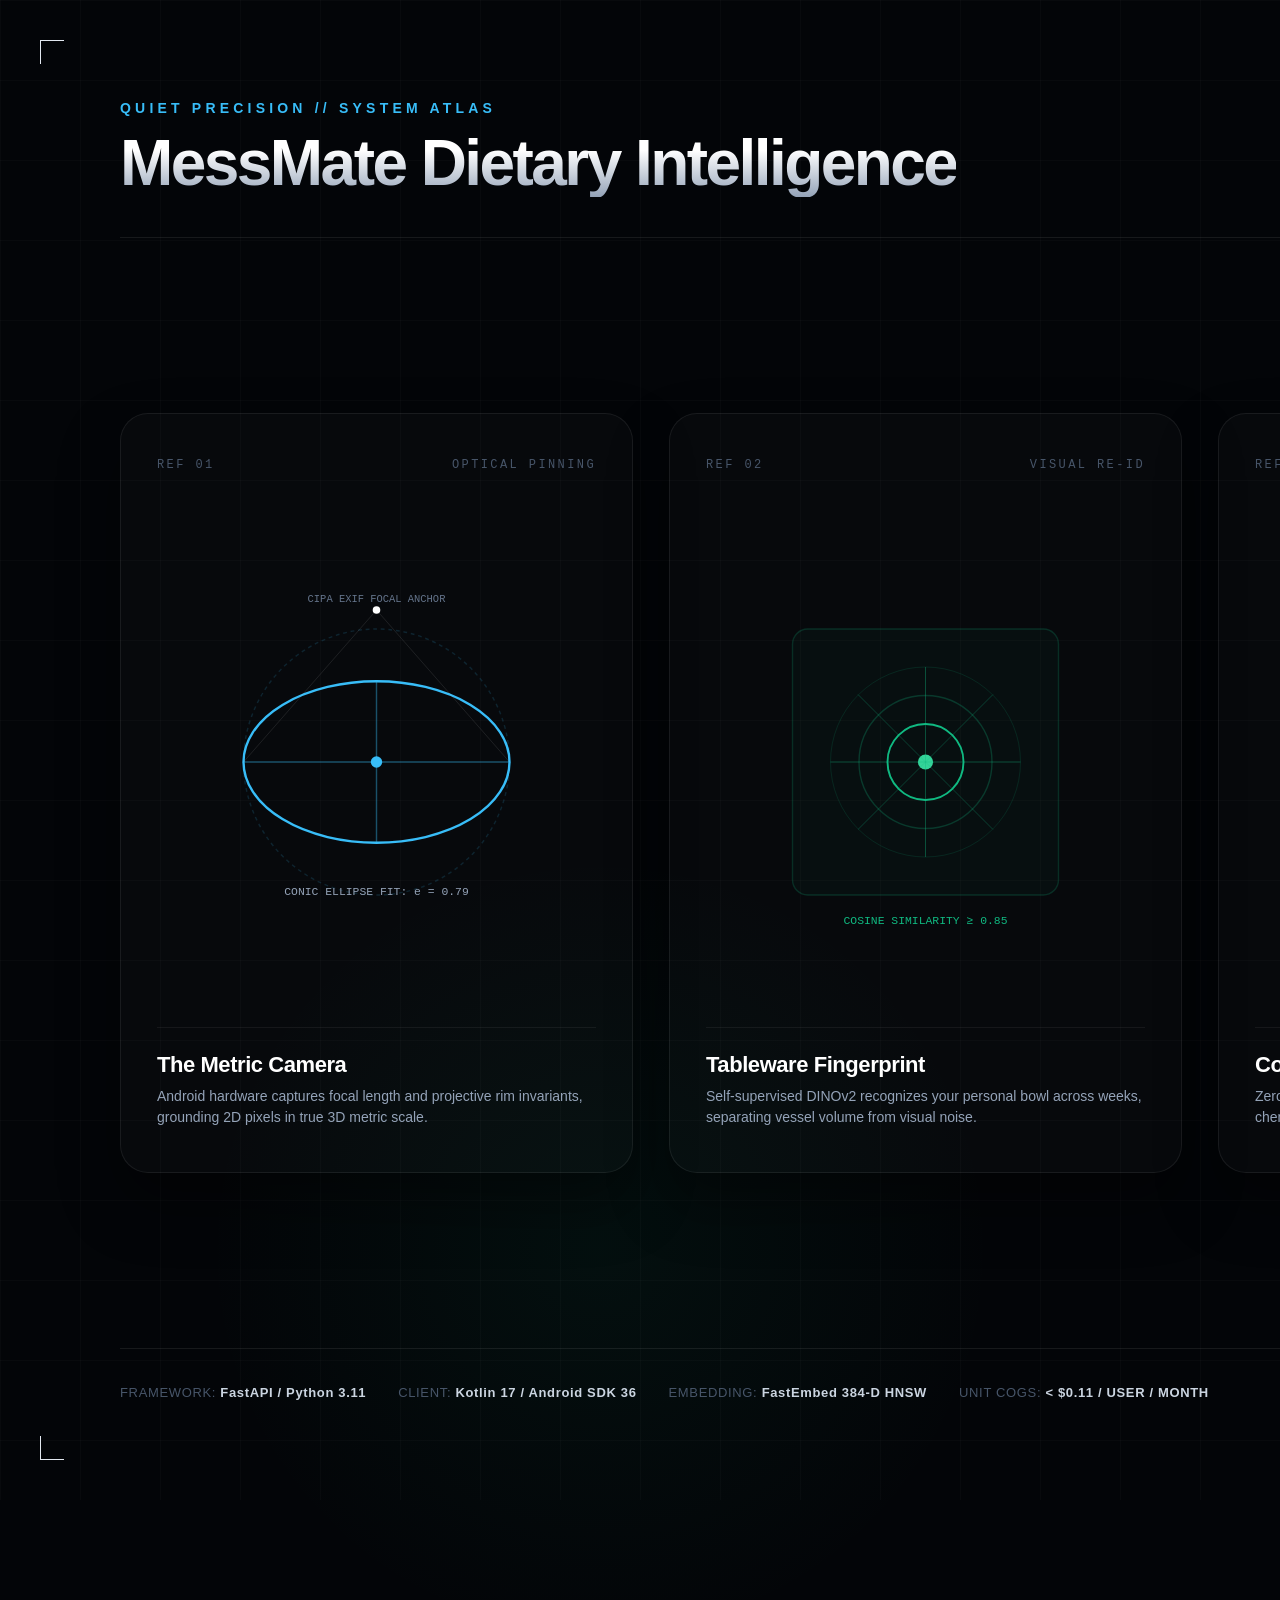
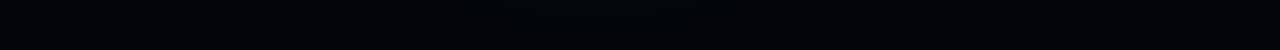
<file: research/canvas_poster.html>
<!DOCTYPE html>
<html lang="en">
<head>
  <meta charset="UTF-8">
  <title>Quiet Precision — Museum Canvas</title>
  <style>
    @page {
      size: 2400px 1500px;
      margin: 0;
    }
    * { box-sizing: border-box; margin: 0; padding: 0; }
    body {
      width: 2400px;
      height: 1500px;
      background-color: #030508;
      color: #E2E8F0;
      font-family: -apple-system, BlinkMacSystemFont, "SF Pro Display", "SF Pro Text", "Helvetica Neue", sans-serif;
      overflow: hidden;
      position: relative;
      padding: 100px 120px;
      display: flex;
      flex-direction: column;
      justify-content: space-between;
    }

    /* Ambient Spatial Illumination */
    .ambient-glow {
      position: absolute;
      width: 900px;
      height: 900px;
      border-radius: 50%;
      background: radial-gradient(circle, rgba(56, 189, 248, 0.08) 0%, rgba(3, 5, 8, 0) 70%);
      top: -200px;
      right: 100px;
      pointer-events: none;
    }
    .ambient-glow-2 {
      position: absolute;
      width: 800px;
      height: 800px;
      border-radius: 50%;
      background: radial-gradient(circle, rgba(16, 185, 129, 0.06) 0%, rgba(3, 5, 8, 0) 70%);
      bottom: -150px;
      left: 200px;
      pointer-events: none;
    }

    /* Grid and Systematic Reference Markers */
    .grid-lines {
      position: absolute;
      top: 0; left: 0; right: 0; bottom: 0;
      background-image: 
        linear-gradient(to right, rgba(255,255,255,0.02) 1px, transparent 1px),
        linear-gradient(to bottom, rgba(255,255,255,0.02) 1px, transparent 1px);
      background-size: 80px 80px;
      pointer-events: none;
    }

    .corner-mark {
      position: absolute;
      width: 24px;
      height: 24px;
      border-color: rgba(255, 255, 255, 0.2);
    }
    .top-left { top: 40px; left: 40px; border-top: 1.5px solid; border-left: 1.5px solid; }
    .top-right { top: 40px; right: 40px; border-top: 1.5px solid; border-right: 1.5px solid; }
    .bottom-left { bottom: 40px; left: 40px; border-bottom: 1.5px solid; border-left: 1.5px solid; }
    .bottom-right { bottom: 40px; right: 40px; border-bottom: 1.5px solid; border-right: 1.5px solid; }

    /* Canvas Header */
    header {
      position: relative;
      z-index: 10;
      display: flex;
      justify-content: space-between;
      align-items: flex-start;
      border-bottom: 1px solid rgba(255, 255, 255, 0.08);
      padding-bottom: 40px;
    }

    .header-left .movement-title {
      font-size: 14px;
      font-weight: 700;
      letter-spacing: 0.3em;
      text-transform: uppercase;
      color: #38BDF8;
      margin-bottom: 14px;
    }

    .header-left h1 {
      font-size: 64px;
      font-weight: 700;
      letter-spacing: -0.04em;
      line-height: 1.05;
      background: linear-gradient(180deg, #FFFFFF 30%, #94A3B8 100%);
      -webkit-background-clip: text;
      -webkit-text-fill-color: transparent;
    }

    .header-right {
      text-align: right;
      font-family: -apple-system, monospace;
      font-size: 13px;
      color: #64748B;
      line-height: 1.8;
      letter-spacing: 0.05em;
    }

    /* Central Scientific Geometry */
    .center-canvas {
      position: relative;
      z-index: 10;
      height: 840px;
      display: grid;
      grid-template-columns: 1fr 1fr 1fr 1fr;
      gap: 36px;
      align-items: center;
      margin: 30px 0;
    }

    .monolith-card {
      background: rgba(255, 255, 255, 0.02);
      border: 1px solid rgba(255, 255, 255, 0.07);
      border-radius: 28px;
      height: 760px;
      padding: 44px 36px;
      display: flex;
      flex-direction: column;
      justify-content: space-between;
      position: relative;
      box-shadow: 0 30px 60px rgba(0, 0, 0, 0.4);
    }

    .card-ref {
      font-family: -apple-system, monospace;
      font-size: 12px;
      letter-spacing: 0.2em;
      color: #475569;
      margin-bottom: 24px;
      display: flex;
      justify-content: space-between;
    }

    .card-hero-figure {
      flex: 1;
      display: flex;
      flex-direction: column;
      align-items: center;
      justify-content: center;
    }

    .figure-svg {
      width: 100%;
      height: 380px;
    }

    .card-meta {
      border-top: 1px solid rgba(255, 255, 255, 0.06);
      padding-top: 24px;
    }

    .card-meta-title {
      font-size: 22px;
      font-weight: 600;
      letter-spacing: -0.02em;
      color: #FFF;
      margin-bottom: 8px;
    }

    .card-meta-desc {
      font-size: 14px;
      color: #94A3B8;
      line-height: 1.5;
    }

    /* Canvas Footer */
    footer {
      position: relative;
      z-index: 10;
      border-top: 1px solid rgba(255, 255, 255, 0.08);
      padding-top: 36px;
      display: flex;
      justify-content: space-between;
      align-items: center;
      font-size: 13px;
      color: #475569;
      letter-spacing: 0.05em;
    }

    .footer-left {
      display: flex;
      gap: 32px;
    }

    .spec-item strong {
      color: #CBD5E1;
      font-weight: 600;
    }
  </style>
</head>
<body>

  <!-- Ambient light -->
  <div class="ambient-glow"></div>
  <div class="ambient-glow-2"></div>
  <div class="grid-lines"></div>

  <!-- Systematic Registration Crosses -->
  <div class="corner-mark top-left"></div>
  <div class="corner-mark top-right"></div>
  <div class="corner-mark bottom-left"></div>
  <div class="corner-mark bottom-right"></div>

  <!-- Header -->
  <header>
    <div class="header-left">
      <div class="movement-title">Quiet Precision // System Atlas</div>
      <h1>MessMate Dietary Intelligence</h1>
    </div>
    <div class="header-right">
      <div>SPECIFICATION: v2.0 OPEN-WORLD</div>
      <div>CORE DAG LATENCY: &lt; 442 MS</div>
      <div>VLM PROTOCOL: DETERMINISTIC (K=1, T=0.0)</div>
      <div>INVARIANT: I1 ZERO-NUTRIENT ESTIMATION</div>
    </div>
  </header>

  <!-- Central 4-Column Monolith Architecture -->
  <main class="center-canvas">

    <!-- Column 1: Optical Scale Recovery -->
    <div class="monolith-card">
      <div class="card-ref">
        <span>REF 01</span>
        <span>OPTICAL PINNING</span>
      </div>
      <div class="card-hero-figure">
        <svg class="figure-svg" viewBox="0 0 400 400">
          <circle cx="200" cy="200" r="140" fill="none" stroke="rgba(56, 189, 248, 0.15)" stroke-width="1.5" stroke-dasharray="4,4"/>
          <ellipse cx="200" cy="200" rx="140" ry="85" fill="none" stroke="#38BDF8" stroke-width="2.5"/>
          <line x1="60" y1="200" x2="340" y2="200" stroke="rgba(56, 189, 248, 0.4)" stroke-width="1.5"/>
          <line x1="200" y1="115" x2="200" y2="285" stroke="rgba(56, 189, 248, 0.4)" stroke-width="1.5"/>
          <circle cx="200" cy="200" r="6" fill="#38BDF8"/>
          <!-- Perspective projection rays -->
          <line x1="200" y1="40" x2="60" y2="200" stroke="rgba(255,255,255,0.1)" stroke-width="1"/>
          <line x1="200" y1="40" x2="340" y2="200" stroke="rgba(255,255,255,0.1)" stroke-width="1"/>
          <circle cx="200" cy="40" r="4" fill="#FFF"/>
          <text x="200" y="32" fill="#64748B" font-size="11" font-family="monospace" text-anchor="middle">CIPA EXIF FOCAL ANCHOR</text>
          <text x="200" y="340" fill="#94A3B8" font-size="12" font-family="monospace" text-anchor="middle">CONIC ELLIPSE FIT: e = 0.79</text>
        </svg>
      </div>
      <div class="card-meta">
        <div class="card-meta-title">The Metric Camera</div>
        <div class="card-meta-desc">Android hardware captures focal length and projective rim invariants, grounding 2D pixels in true 3D metric scale.</div>
      </div>
    </div>

    <!-- Column 2: Tableware Re-ID (DINOv2) -->
    <div class="monolith-card">
      <div class="card-ref">
        <span>REF 02</span>
        <span>VISUAL RE-ID</span>
      </div>
      <div class="card-hero-figure">
        <svg class="figure-svg" viewBox="0 0 400 400">
          <!-- 384-d feature lattice representation -->
          <g transform="translate(60, 60)">
            <rect width="280" height="280" rx="16" fill="rgba(16, 185, 129, 0.03)" stroke="rgba(16, 185, 129, 0.2)" stroke-width="1.5"/>
            <!-- Concentric neural activation arcs -->
            <circle cx="140" cy="140" r="100" fill="none" stroke="rgba(16, 185, 129, 0.15)" stroke-width="1"/>
            <circle cx="140" cy="140" r="70" fill="none" stroke="rgba(16, 185, 129, 0.25)" stroke-width="1.5"/>
            <circle cx="140" cy="140" r="40" fill="none" stroke="#10B981" stroke-width="2"/>
            <circle cx="140" cy="140" r="8" fill="#34D399"/>
            <!-- Vector spikes -->
            <line x1="140" y1="40" x2="140" y2="240" stroke="rgba(16, 185, 129, 0.4)" stroke-width="1"/>
            <line x1="40" y1="140" x2="240" y2="140" stroke="rgba(16, 185, 129, 0.4)" stroke-width="1"/>
            <line x1="69" y1="69" x2="211" y2="211" stroke="rgba(16, 185, 129, 0.3)" stroke-width="1"/>
            <line x1="69" y1="211" x2="211" y2="69" stroke="rgba(16, 185, 129, 0.3)" stroke-width="1"/>
          </g>
          <text x="200" y="370" fill="#10B981" font-size="12" font-family="monospace" text-anchor="middle">COSINE SIMILARITY &ge; 0.85</text>
        </svg>
      </div>
      <div class="card-meta">
        <div class="card-meta-title">Tableware Fingerprint</div>
        <div class="card-meta-desc">Self-supervised DINOv2 recognizes your personal bowl across weeks, separating vessel volume from visual noise.</div>
      </div>
    </div>

    <!-- Column 3: The Verified Chemistry Ledger -->
    <div class="monolith-card">
      <div class="card-ref">
        <span>REF 03</span>
        <span>CHEMICAL TRUTH</span>
      </div>
      <div class="card-hero-figure">
        <svg class="figure-svg" viewBox="0 0 400 400">
          <!-- Conformal prediction distribution curve -->
          <path d="M 40 300 Q 140 300, 170 200 T 200 90 T 230 200 Q 260 300, 360 300" fill="rgba(168, 85, 247, 0.08)" stroke="#A855F7" stroke-width="2.5"/>
          <!-- Shaded 90% conformal band -->
          <rect x="150" y="100" width="100" height="200" fill="rgba(168, 85, 247, 0.15)" stroke="rgba(168, 85, 247, 0.3)" stroke-dasharray="2,2"/>
          <line x1="200" y1="90" x2="200" y2="300" stroke="#FFF" stroke-width="1.5"/>
          <circle cx="200" cy="90" r="5" fill="#FFF"/>
          <text x="150" y="325" fill="#64748B" font-size="11" font-family="monospace" text-anchor="middle">p10: 502</text>
          <text x="200" y="325" fill="#A855F7" font-size="12" font-family="monospace" font-weight="bold" text-anchor="middle">&mu;: 612 kcal</text>
          <text x="250" y="325" fill="#64748B" font-size="11" font-family="monospace" text-anchor="middle">p90: 728</text>
          <text x="200" y="50" fill="#94A3B8" font-size="11" font-family="monospace" text-anchor="middle">LABORATORY COMPOSITION (USDA + IFCT)</text>
        </svg>
      </div>
      <div class="card-meta">
        <div class="card-meta-title">Conformal Nutrition</div>
        <div class="card-meta-desc">Zero LLM hallucinations. Calories are mathematically integrated from chemical databases with honest uncertainty bounds.</div>
      </div>
    </div>

    <!-- Column 4: Attention Allocator (T+20m) -->
    <div class="monolith-card">
      <div class="card-ref">
        <span>REF 04</span>
        <span>AMBIENT VoI</span>
      </div>
      <div class="card-hero-figure">
        <svg class="figure-svg" viewBox="0 0 400 400">
          <!-- Time delay axis and decay curve -->
          <circle cx="200" cy="180" r="110" fill="none" stroke="rgba(245, 158, 11, 0.15)" stroke-width="1.5"/>
          <circle cx="200" cy="180" r="80" fill="none" stroke="rgba(245, 158, 11, 0.3)" stroke-width="2"/>
          <circle cx="200" cy="180" r="50" fill="none" stroke="#F59E0B" stroke-width="2.5"/>
          <!-- Clock hand pointing to T+20 -->
          <line x1="200" y1="180" x2="245" y2="155" stroke="#F59E0B" stroke-width="3" stroke-linecap="round"/>
          <circle cx="200" cy="180" r="6" fill="#F59E0B"/>
          <!-- Notification Pill -->
          <rect x="80" y="270" width="240" height="50" rx="14" fill="#1E293B" stroke="rgba(245, 158, 11, 0.5)" stroke-width="1.5"/>
          <text x="200" y="300" fill="#FFF" font-size="12" font-family="monospace" text-anchor="middle">1 TAP: [ 2 ROTIS ]</text>
          <text x="200" y="50" fill="#F59E0B" font-size="12" font-family="monospace" text-anchor="middle">AMBIENT INTERVAL: T+20 MIN</text>
        </svg>
      </div>
      <div class="card-meta">
        <div class="card-meta-title">The Polite Host</div>
        <div class="card-meta-desc">Value-of-Information limits interrupts to &le;3/day. Prompts arrive post-meal, driving friction to zero by Day 14.</div>
      </div>
    </div>

  </main>

  <!-- Footer Specifications -->
  <footer>
    <div class="footer-left">
      <div class="spec-item">FRAMEWORK: <strong>FastAPI / Python 3.11</strong></div>
      <div class="spec-item">CLIENT: <strong>Kotlin 17 / Android SDK 36</strong></div>
      <div class="spec-item">EMBEDDING: <strong>FastEmbed 384-D HNSW</strong></div>
      <div class="spec-item">UNIT COGS: <strong>&lt; $0.11 / USER / MONTH</strong></div>
    </div>
    <div>MESSMATE OPEN-WORLD ARCHITECTURE • MUSEUM REPRODUCIBLE EDITION</div>
  </footer>

</body>
</html>
</file>
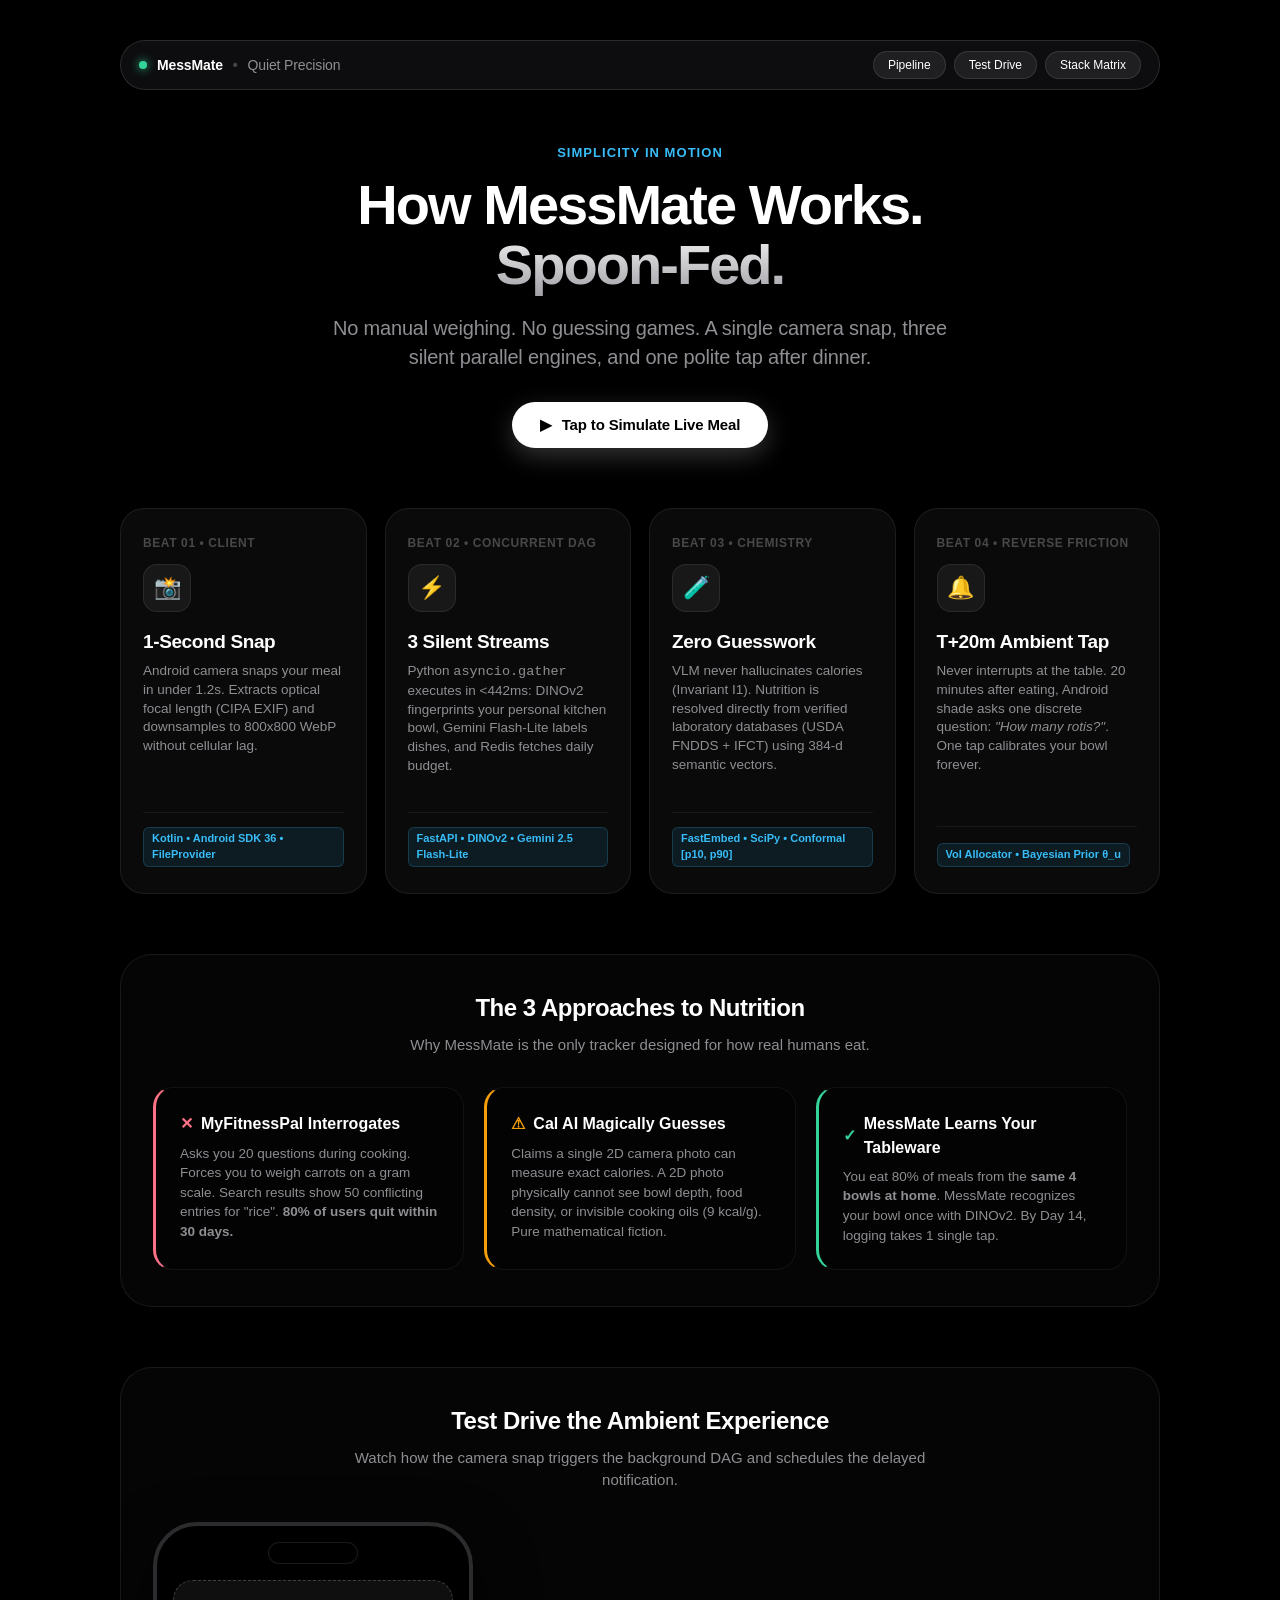
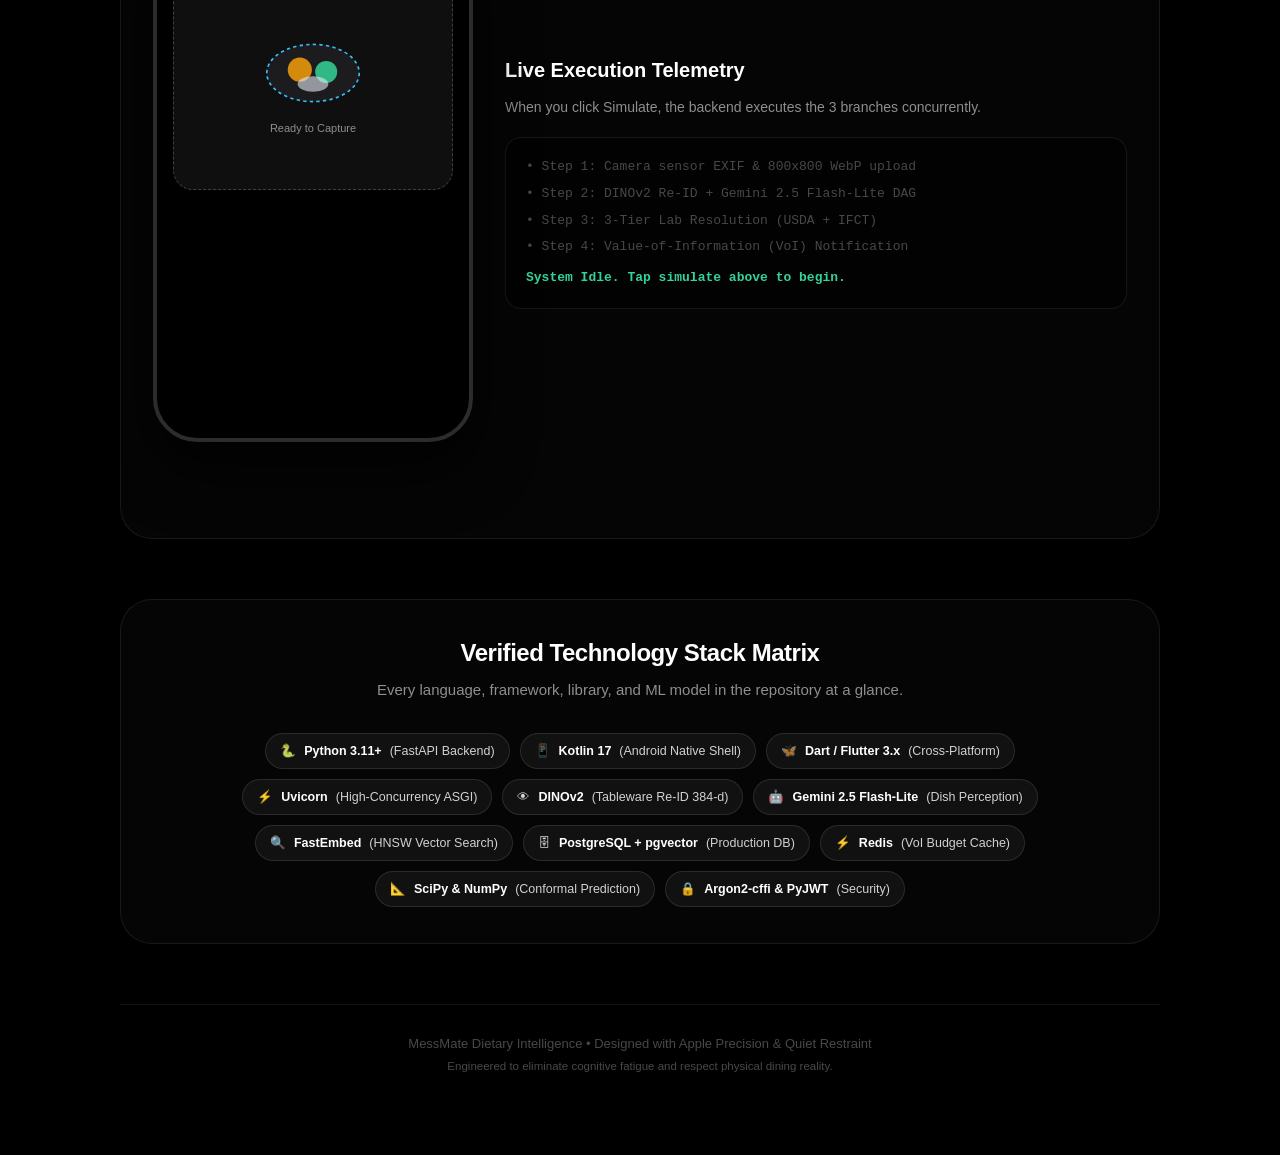
<file: research/messmate_apple_minimal.html>
<!DOCTYPE html>
<html lang="en">
<head>
  <meta charset="UTF-8">
  <meta name="viewport" content="width=device-width, initial-scale=1.0">
  <title>MessMate — Designed with Apple Precision</title>
  <style>
    :root {
      --bg: #000000;
      --card-bg: rgba(255, 255, 255, 0.04);
      --card-border: rgba(255, 255, 255, 0.08);
      --card-border-active: rgba(56, 189, 248, 0.4);
      --accent-cyan: #38BDF8;
      --accent-green: #34D399;
      --accent-amber: #F59E0B;
      --accent-purple: #A78BFA;
      --accent-rose: #FB7185;
      --text-primary: #FFFFFF;
      --text-secondary: #8E8E93;
      --text-tertiary: #48484A;
      --spring-ease: cubic-bezier(0.16, 1, 0.3, 1);
    }

    * { box-sizing: border-box; margin: 0; padding: 0; }
    
    body {
      background-color: var(--bg);
      color: var(--text-primary);
      font-family: -apple-system, BlinkMacSystemFont, "SF Pro Display", "SF Pro Text", "Helvetica Neue", sans-serif;
      -webkit-font-smoothing: antialiased;
      line-height: 1.45;
      padding: 40px 24px 80px;
      overflow-x: hidden;
    }

    .container {
      max-width: 1040px;
      margin: 0 auto;
    }

    /* Apple-style Navigation Bar */
    .apple-nav {
      position: sticky;
      top: 20px;
      z-index: 100;
      display: flex;
      justify-content: space-between;
      align-items: center;
      padding: 10px 18px;
      background: rgba(18, 18, 20, 0.75);
      backdrop-filter: blur(25px) saturate(190%);
      -webkit-backdrop-filter: blur(25px) saturate(190%);
      border: 0.5px solid rgba(255, 255, 255, 0.12);
      border-radius: 9999px;
      margin-bottom: 50px;
      box-shadow: 0 10px 30px rgba(0,0,0,0.4);
    }

    .nav-brand {
      display: flex;
      align-items: center;
      gap: 10px;
      font-size: 14px;
      font-weight: 600;
      letter-spacing: -0.01em;
      color: #FFF;
    }

    .nav-pill {
      width: 8px;
      height: 8px;
      border-radius: 50%;
      background: var(--accent-green);
      box-shadow: 0 0 10px var(--accent-green);
    }

    .nav-actions {
      display: flex;
      gap: 8px;
    }

    .nav-btn {
      background: rgba(255, 255, 255, 0.08);
      border: 0.5px solid rgba(255, 255, 255, 0.1);
      color: #FFF;
      padding: 6px 14px;
      border-radius: 9999px;
      font-size: 12px;
      font-weight: 500;
      cursor: pointer;
      transition: all 0.25s var(--spring-ease);
    }

    .nav-btn:hover {
      background: rgba(255, 255, 255, 0.14);
    }

    .nav-btn:active {
      transform: scale(0.96);
    }

    /* Hero Section */
    .hero {
      text-align: center;
      margin-bottom: 60px;
    }

    .eyebrow {
      display: inline-block;
      font-size: 13px;
      font-weight: 600;
      letter-spacing: 0.08em;
      text-transform: uppercase;
      color: var(--accent-cyan);
      margin-bottom: 12px;
    }

    .hero h1 {
      font-size: clamp(34px, 5vw, 56px);
      font-weight: 700;
      letter-spacing: -0.035em;
      line-height: 1.08;
      margin-bottom: 18px;
      background: linear-gradient(180deg, #FFFFFF 40%, #A1A1A6 100%);
      -webkit-background-clip: text;
      -webkit-text-fill-color: transparent;
    }

    .hero p {
      font-size: clamp(16px, 2vw, 20px);
      color: var(--text-secondary);
      max-width: 620px;
      margin: 0 auto 30px;
      font-weight: 400;
      letter-spacing: -0.01em;
    }

    .sim-trigger-btn {
      display: inline-flex;
      align-items: center;
      gap: 10px;
      padding: 14px 28px;
      border-radius: 9999px;
      background: #FFFFFF;
      color: #000000;
      border: none;
      font-size: 15px;
      font-weight: 600;
      letter-spacing: -0.01em;
      cursor: pointer;
      transition: all 0.3s var(--spring-ease);
      box-shadow: 0 8px 24px rgba(255, 255, 255, 0.2);
    }

    .sim-trigger-btn:hover {
      transform: translateY(-2px);
      box-shadow: 0 12px 32px rgba(255, 255, 255, 0.3);
    }

    .sim-trigger-btn:active {
      transform: scale(0.96);
    }

    /* 4-Beat Apple Pipeline Cards */
    .pipeline-grid {
      display: grid;
      grid-template-columns: repeat(auto-fit, minmax(230px, 1fr));
      gap: 18px;
      margin-bottom: 60px;
    }

    .apple-card {
      background: var(--card-bg);
      backdrop-filter: blur(40px) saturate(180%);
      -webkit-backdrop-filter: blur(40px) saturate(180%);
      border: 0.5px solid var(--card-border);
      border-radius: 24px;
      padding: 26px 22px;
      position: relative;
      overflow: hidden;
      display: flex;
      flex-direction: column;
      justify-content: space-between;
      transition: all 0.4s var(--spring-ease);
      min-height: 290px;
    }

    .apple-card:hover {
      border-color: rgba(255, 255, 255, 0.2);
      transform: translateY(-4px);
    }

    .apple-card.active-flow {
      border-color: var(--card-border-active);
      box-shadow: 0 0 40px rgba(56, 189, 248, 0.2);
    }

    .card-top {
      margin-bottom: 20px;
    }

    .card-num {
      font-size: 12px;
      font-weight: 700;
      color: var(--text-tertiary);
      letter-spacing: 0.05em;
      text-transform: uppercase;
      margin-bottom: 12px;
    }

    .card-icon-wrap {
      width: 48px;
      height: 48px;
      border-radius: 14px;
      background: rgba(255, 255, 255, 0.06);
      display: flex;
      align-items: center;
      justify-content: center;
      font-size: 22px;
      margin-bottom: 16px;
      border: 0.5px solid rgba(255, 255, 255, 0.08);
    }

    .card-title {
      font-size: 19px;
      font-weight: 600;
      letter-spacing: -0.02em;
      color: #FFF;
      margin-bottom: 6px;
    }

    .card-subtitle {
      font-size: 13.5px;
      color: var(--text-secondary);
      line-height: 1.4;
    }

    .card-bottom {
      border-top: 0.5px solid rgba(255, 255, 255, 0.06);
      padding-top: 14px;
      margin-top: 16px;
    }

    .tech-pill {
      display: inline-block;
      font-size: 11px;
      font-weight: 600;
      color: var(--accent-cyan);
      background: rgba(56, 189, 248, 0.1);
      padding: 3px 8px;
      border-radius: 6px;
      border: 0.5px solid rgba(56, 189, 248, 0.2);
    }

    /* Real-World Visual Storyboard */
    .story-section {
      background: rgba(255, 255, 255, 0.02);
      border: 0.5px solid var(--card-border);
      border-radius: 32px;
      padding: 36px 32px;
      margin-bottom: 60px;
      backdrop-filter: blur(30px);
    }

    .section-headline {
      font-size: 24px;
      font-weight: 600;
      letter-spacing: -0.02em;
      margin-bottom: 8px;
      text-align: center;
    }

    .section-sub {
      font-size: 15px;
      color: var(--text-secondary);
      text-align: center;
      max-width: 580px;
      margin: 0 auto 32px;
    }

    .visual-comparison-grid {
      display: grid;
      grid-template-columns: repeat(auto-fit, minmax(280px, 1fr));
      gap: 20px;
    }

    .comp-card {
      background: rgba(0, 0, 0, 0.4);
      border: 0.5px solid rgba(255, 255, 255, 0.06);
      border-radius: 20px;
      padding: 24px;
    }

    .comp-title {
      font-size: 16px;
      font-weight: 600;
      color: #FFF;
      display: flex;
      align-items: center;
      gap: 8px;
      margin-bottom: 8px;
    }

    .comp-card p {
      font-size: 13.5px;
      color: var(--text-secondary);
      line-height: 1.45;
    }

    /* Live Interactive Phone Frame */
    .interactive-container {
      display: grid;
      grid-template-columns: 320px 1fr;
      gap: 32px;
      align-items: center;
      margin-bottom: 60px;
    }

    @media (max-width: 820px) {
      .interactive-container {
        grid-template-columns: 1fr;
      }
    }

    .phone-housing {
      width: 100%;
      height: 520px;
      background: #000;
      border: 4px solid #2C2C2E;
      border-radius: 44px;
      box-shadow: 0 25px 60px rgba(0,0,0,0.8);
      position: relative;
      overflow: hidden;
      padding: 16px;
      display: flex;
      flex-direction: column;
    }

    .dynamic-island {
      width: 90px;
      height: 22px;
      background: #000;
      border-radius: 20px;
      margin: 0 auto 16px;
      border: 0.5px solid rgba(255, 255, 255, 0.1);
    }

    .phone-view {
      flex: 1;
      display: flex;
      flex-direction: column;
      justify-content: space-between;
    }

    .phone-lens-card {
      background: rgba(255, 255, 255, 0.06);
      border-radius: 20px;
      height: 210px;
      display: flex;
      flex-direction: column;
      align-items: center;
      justify-content: center;
      border: 1px dashed rgba(255, 255, 255, 0.2);
      position: relative;
    }

    .phone-lens-card.pulsing {
      border-color: var(--accent-cyan);
      box-shadow: 0 0 30px rgba(56, 189, 248, 0.3) inset;
    }

    .phone-plate-art {
      width: 110px;
      height: 80px;
    }

    .interactive-shade {
      background: rgba(28, 28, 30, 0.95);
      border: 0.5px solid rgba(255, 255, 255, 0.15);
      border-radius: 18px;
      padding: 14px;
      box-shadow: 0 10px 30px rgba(0,0,0,0.6);
      transform: translateY(20px);
      opacity: 0;
      transition: all 0.4s var(--spring-ease);
    }

    .interactive-shade.visible {
      transform: translateY(0);
      opacity: 1;
    }

    .shade-header {
      display: flex;
      justify-content: space-between;
      font-size: 11px;
      color: var(--accent-amber);
      font-weight: 600;
      margin-bottom: 4px;
    }

    .shade-prompt {
      font-size: 13px;
      font-weight: 500;
      color: #FFF;
      margin-bottom: 8px;
    }

    .shade-chips {
      display: flex;
      gap: 6px;
    }

    .chip-action {
      flex: 1;
      padding: 6px;
      background: rgba(255, 255, 255, 0.08);
      border: 0.5px solid rgba(255, 255, 255, 0.12);
      color: #FFF;
      font-size: 11px;
      font-weight: 600;
      border-radius: 8px;
      cursor: pointer;
      text-align: center;
      transition: all 0.2s var(--spring-ease);
    }

    .chip-action:active {
      transform: scale(0.95);
      background: var(--accent-cyan);
      color: #000;
    }

    /* Stack Pill Matrix */
    .stack-pills {
      display: flex;
      flex-wrap: wrap;
      gap: 10px;
      justify-content: center;
      margin-top: 24px;
    }

    .pill-item {
      padding: 8px 14px;
      border-radius: 9999px;
      background: rgba(255, 255, 255, 0.05);
      border: 0.5px solid rgba(255, 255, 255, 0.1);
      font-size: 12.5px;
      color: #D1D1D6;
      display: flex;
      align-items: center;
      gap: 8px;
    }

    .pill-item strong {
      color: #FFF;
    }

    /* Footer */
    footer {
      border-top: 0.5px solid var(--card-border);
      padding-top: 30px;
      text-align: center;
      font-size: 13px;
      color: var(--text-tertiary);
    }
  </style>
</head>
<body>

<div class="container">

  <!-- Apple Minimal Navigation Bar -->
  <nav class="apple-nav">
    <div class="nav-brand">
      <div class="nav-pill"></div>
      <span>MessMate</span>
      <span style="color: var(--text-tertiary);">•</span>
      <span style="color: var(--text-secondary); font-weight: 400;">Quiet Precision</span>
    </div>
    <div class="nav-actions">
      <button class="nav-btn" onclick="scrollToSection('pipeline')">Pipeline</button>
      <button class="nav-btn" onclick="scrollToSection('interactive')">Test Drive</button>
      <button class="nav-btn" onclick="scrollToSection('stack')">Stack Matrix</button>
    </div>
  </nav>

  <!-- Hero Section -->
  <header class="hero">
    <span class="eyebrow">Simplicity in Motion</span>
    <h1>How MessMate Works.<br>Spoon-Fed.</h1>
    <p>
      No manual weighing. No guessing games. A single camera snap, three silent parallel engines, and one polite tap after dinner.
    </p>
    <button class="sim-trigger-btn" onclick="runAppleSimulation()">
      <span>▶</span> Tap to Simulate Live Meal
    </button>
  </header>

  <!-- 4-Beat Radical Simplicity Cards -->
  <div class="pipeline-grid" id="pipeline">

    <!-- Beat 1: The Snap -->
    <div class="apple-card" id="card-1">
      <div class="card-top">
        <div class="card-num">Beat 01 • Client</div>
        <div class="card-icon-wrap" style="color: var(--accent-cyan);">📸</div>
        <div class="card-title">1-Second Snap</div>
        <div class="card-subtitle">
          Android camera snaps your meal in under 1.2s. Extracts optical focal length (CIPA EXIF) and downsamples to 800x800 WebP without cellular lag.
        </div>
      </div>
      <div class="card-bottom">
        <span class="tech-pill">Kotlin • Android SDK 36 • FileProvider</span>
      </div>
    </div>

    <!-- Beat 2: Three Parallel Streams -->
    <div class="apple-card" id="card-2">
      <div class="card-top">
        <div class="card-num">Beat 02 • Concurrent DAG</div>
        <div class="card-icon-wrap" style="color: var(--accent-green);">⚡</div>
        <div class="card-title">3 Silent Streams</div>
        <div class="card-subtitle">
          Python <code>asyncio.gather</code> executes in &lt;442ms: DINOv2 fingerprints your personal kitchen bowl, Gemini Flash-Lite labels dishes, and Redis fetches daily budget.
        </div>
      </div>
      <div class="card-bottom">
        <span class="tech-pill">FastAPI • DINOv2 • Gemini 2.5 Flash-Lite</span>
      </div>
    </div>

    <!-- Beat 3: The Chemistry Ledger -->
    <div class="apple-card" id="card-3">
      <div class="card-top">
        <div class="card-num">Beat 03 • Chemistry</div>
        <div class="card-icon-wrap" style="color: var(--accent-purple);">🧪</div>
        <div class="card-title">Zero Guesswork</div>
        <div class="card-subtitle">
          VLM never hallucinates calories (Invariant I1). Nutrition is resolved directly from verified laboratory databases (USDA FNDDS + IFCT) using 384-d semantic vectors.
        </div>
      </div>
      <div class="card-bottom">
        <span class="tech-pill">FastEmbed • SciPy • Conformal [p10, p90]</span>
      </div>
    </div>

    <!-- Beat 4: Ambient Polite Waiter -->
    <div class="apple-card" id="card-4">
      <div class="card-top">
        <div class="card-num">Beat 04 • Reverse Friction</div>
        <div class="card-icon-wrap" style="color: var(--accent-amber);">🔔</div>
        <div class="card-title">T+20m Ambient Tap</div>
        <div class="card-subtitle">
          Never interrupts at the table. 20 minutes after eating, Android shade asks one discrete question: <em>"How many rotis?"</em>. One tap calibrates your bowl forever.
        </div>
      </div>
      <div class="card-bottom">
        <span class="tech-pill">VoI Allocator • Bayesian Prior θ_u</span>
      </div>
    </div>

  </div>

  <!-- Real-World Contrast Storyboard -->
  <section class="story-section">
    <div class="section-headline">The 3 Approaches to Nutrition</div>
    <div class="section-sub">Why MessMate is the only tracker designed for how real humans eat.</div>

    <div class="visual-comparison-grid">
      <div class="comp-card" style="border-left: 3px solid var(--accent-rose);">
        <div class="comp-title">
          <span style="color: var(--accent-rose);">✕</span> MyFitnessPal Interrogates
        </div>
        <p>
          Asks you 20 questions during cooking. Forces you to weigh carrots on a gram scale. Search results show 50 conflicting entries for "rice". <strong>80% of users quit within 30 days.</strong>
        </p>
      </div>

      <div class="comp-card" style="border-left: 3px solid var(--accent-amber);">
        <div class="comp-title">
          <span style="color: var(--accent-amber);">⚠</span> Cal AI Magically Guesses
        </div>
        <p>
          Claims a single 2D camera photo can measure exact calories. A 2D photo physically cannot see bowl depth, food density, or invisible cooking oils (9 kcal/g). Pure mathematical fiction.
        </p>
      </div>

      <div class="comp-card" style="border-left: 3px solid var(--accent-green);">
        <div class="comp-title">
          <span style="color: var(--accent-green);">✓</span> MessMate Learns Your Tableware
        </div>
        <p>
          You eat 80% of meals from the <strong>same 4 bowls at home</strong>. MessMate recognizes your bowl once with DINOv2. By Day 14, logging takes 1 single tap.
        </p>
      </div>
    </div>
  </section>

  <!-- Interactive Test Drive Container -->
  <section class="story-section" id="interactive">
    <div class="section-headline">Test Drive the Ambient Experience</div>
    <div class="section-sub">Watch how the camera snap triggers the background DAG and schedules the delayed notification.</div>

    <div class="interactive-container">

      <!-- Simulated Phone Housing -->
      <div class="phone-housing">
        <div class="dynamic-island"></div>
        <div class="phone-view">

          <!-- Camera Screen -->
          <div class="phone-lens-card" id="lens-display">
            <svg class="phone-plate-art" viewBox="0 0 100 70">
              <ellipse cx="50" cy="35" rx="42" ry="26" fill="#1C1C1E" stroke="#38BDF8" stroke-width="1.5" stroke-dasharray="3,3"/>
              <circle cx="38" cy="32" r="11" fill="#F59E0B" opacity="0.85"/>
              <circle cx="62" cy="34" r="10" fill="#34D399" opacity="0.85"/>
              <ellipse cx="50" cy="45" rx="14" ry="7" fill="#E2E8F0" opacity="0.6"/>
            </svg>
            <div id="lens-status" style="font-size: 11px; color: var(--text-secondary); margin-top: 8px;">
              Ready to Capture
            </div>
          </div>

          <!-- Bottom Ambient Notification Shade -->
          <div class="interactive-shade" id="shade-popup">
            <div class="shade-header">
              <span>🔔 MESSMATE DINING CHECK</span>
              <span>+20m</span>
            </div>
            <div class="shade-prompt">How many rotis did you have?</div>
            <div class="shade-chips">
              <div class="chip-action" onclick="confirmChip(1)">1</div>
              <div class="chip-action" onclick="confirmChip(2)">2</div>
              <div class="chip-action" onclick="confirmChip(3)">3</div>
              <div class="chip-action" onclick="confirmChip(4)">4+</div>
            </div>
          </div>

        </div>
      </div>

      <!-- Live Pipeline Telemetry -->
      <div>
        <h3 style="font-size: 20px; font-weight: 600; margin-bottom: 12px;">Live Execution Telemetry</h3>
        <p style="font-size: 14px; color: var(--text-secondary); margin-bottom: 20px;">
          When you click Simulate, the backend executes the 3 branches concurrently.
        </p>

        <div style="background: rgba(0,0,0,0.5); border: 0.5px solid var(--card-border); border-radius: 16px; padding: 20px; font-family: -apple-system, monospace; font-size: 13px;">
          <div id="log-1" style="color: var(--text-tertiary); margin-bottom: 8px;">• Step 1: Camera sensor EXIF &amp; 800x800 WebP upload</div>
          <div id="log-2" style="color: var(--text-tertiary); margin-bottom: 8px;">• Step 2: DINOv2 Re-ID + Gemini 2.5 Flash-Lite DAG</div>
          <div id="log-3" style="color: var(--text-tertiary); margin-bottom: 8px;">• Step 3: 3-Tier Lab Resolution (USDA + IFCT)</div>
          <div id="log-4" style="color: var(--text-tertiary); margin-bottom: 12px;">• Step 4: Value-of-Information (VoI) Notification</div>
          <div id="log-result" style="color: var(--accent-green); font-weight: 600;">System Idle. Tap simulate above to begin.</div>
        </div>
      </div>

    </div>
  </section>

  <!-- Complete Technology Stack Matrix -->
  <section class="story-section" id="stack">
    <div class="section-headline">Verified Technology Stack Matrix</div>
    <div class="section-sub">Every language, framework, library, and ML model in the repository at a glance.</div>

    <div class="stack-pills">
      <div class="pill-item">🐍 <strong>Python 3.11+</strong> (FastAPI Backend)</div>
      <div class="pill-item">📱 <strong>Kotlin 17</strong> (Android Native Shell)</div>
      <div class="pill-item">🦋 <strong>Dart / Flutter 3.x</strong> (Cross-Platform)</div>
      <div class="pill-item">⚡ <strong>Uvicorn</strong> (High-Concurrency ASGI)</div>
      <div class="pill-item">👁 <strong>DINOv2</strong> (Tableware Re-ID 384-d)</div>
      <div class="pill-item">🤖 <strong>Gemini 2.5 Flash-Lite</strong> (Dish Perception)</div>
      <div class="pill-item">🔍 <strong>FastEmbed</strong> (HNSW Vector Search)</div>
      <div class="pill-item">🗄 <strong>PostgreSQL + pgvector</strong> (Production DB)</div>
      <div class="pill-item">⚡ <strong>Redis</strong> (VoI Budget Cache)</div>
      <div class="pill-item">📐 <strong>SciPy &amp; NumPy</strong> (Conformal Prediction)</div>
      <div class="pill-item">🔒 <strong>Argon2-cffi &amp; PyJWT</strong> (Security)</div>
    </div>
  </section>

  <!-- Footer -->
  <footer>
    <p>MessMate Dietary Intelligence • Designed with Apple Precision &amp; Quiet Restraint</p>
    <p style="margin-top: 4px; font-size: 11.5px;">Engineered to eliminate cognitive fatigue and respect physical dining reality.</p>
  </footer>

</div>

<script>
  function scrollToSection(id) {
    document.getElementById(id).scrollIntoView({ behavior: 'smooth' });
  }

  function sleep(ms) {
    return new Promise(resolve => setTimeout(resolve, ms));
  }

  async function runAppleSimulation() {
    const cards = [
      document.getElementById('card-1'),
      document.getElementById('card-2'),
      document.getElementById('card-3'),
      document.getElementById('card-4')
    ];
    const lens = document.getElementById('lens-display');
    const lensStatus = document.getElementById('lens-status');
    const shade = document.getElementById('shade-popup');
    const log1 = document.getElementById('log-1');
    const log2 = document.getElementById('log-2');
    const log3 = document.getElementById('log-3');
    const log4 = document.getElementById('log-4');
    const logResult = document.getElementById('log-result');

    // Reset
    cards.forEach(c => c.classList.remove('active-flow'));
    shade.classList.remove('visible');
    lens.classList.remove('pulsing');

    // Beat 1
    cards[0].classList.add('active-flow');
    lens.classList.add('pulsing');
    lensStatus.innerText = "Snapping Plate (82 KB)...";
    log1.style.color = "#38BDF8";
    logResult.innerText = "Executing Beat 1: Android Camera Capture";
    await sleep(400);

    // Beat 2
    cards[0].classList.remove('active-flow');
    cards[1].classList.add('active-flow');
    lensStatus.innerText = "DINOv2 Re-ID + Flash-Lite...";
    log2.style.color = "#34D399";
    logResult.innerText = "Executing Beat 2: Concurrent DAG (<442ms)";
    await sleep(450);

    // Beat 3
    cards[1].classList.remove('active-flow');
    cards[2].classList.add('active-flow');
    lensStatus.innerText = "Resolving IFCT & USDA...";
    log3.style.color = "#A78BFA";
    logResult.innerText = "Executing Beat 3: Lab Nutrition Resolution";
    await sleep(400);

    // Beat 4
    cards[2].classList.remove('active-flow');
    cards[3].classList.add('active-flow');
    lensStatus.innerText = "Meal Logged: 612 ± 88 kcal";
    log4.style.color = "#F59E0B";
    logResult.innerText = "T+20m Alert Scheduled on Android Shade";
    await sleep(350);

    // Pop shade
    shade.classList.add('visible');
    logResult.innerText = "Complete: Personal Tableware Prior θ_u Ready for Calibration";
  }

  function confirmChip(count) {
    const shade = document.getElementById('shade-popup');
    const logResult = document.getElementById('log-result');
    shade.classList.remove('visible');
    logResult.innerText = `Confirmed ${count} rotis! Tableware prior updated forever.`;
  }
</script>

</body>
</html>
</file>
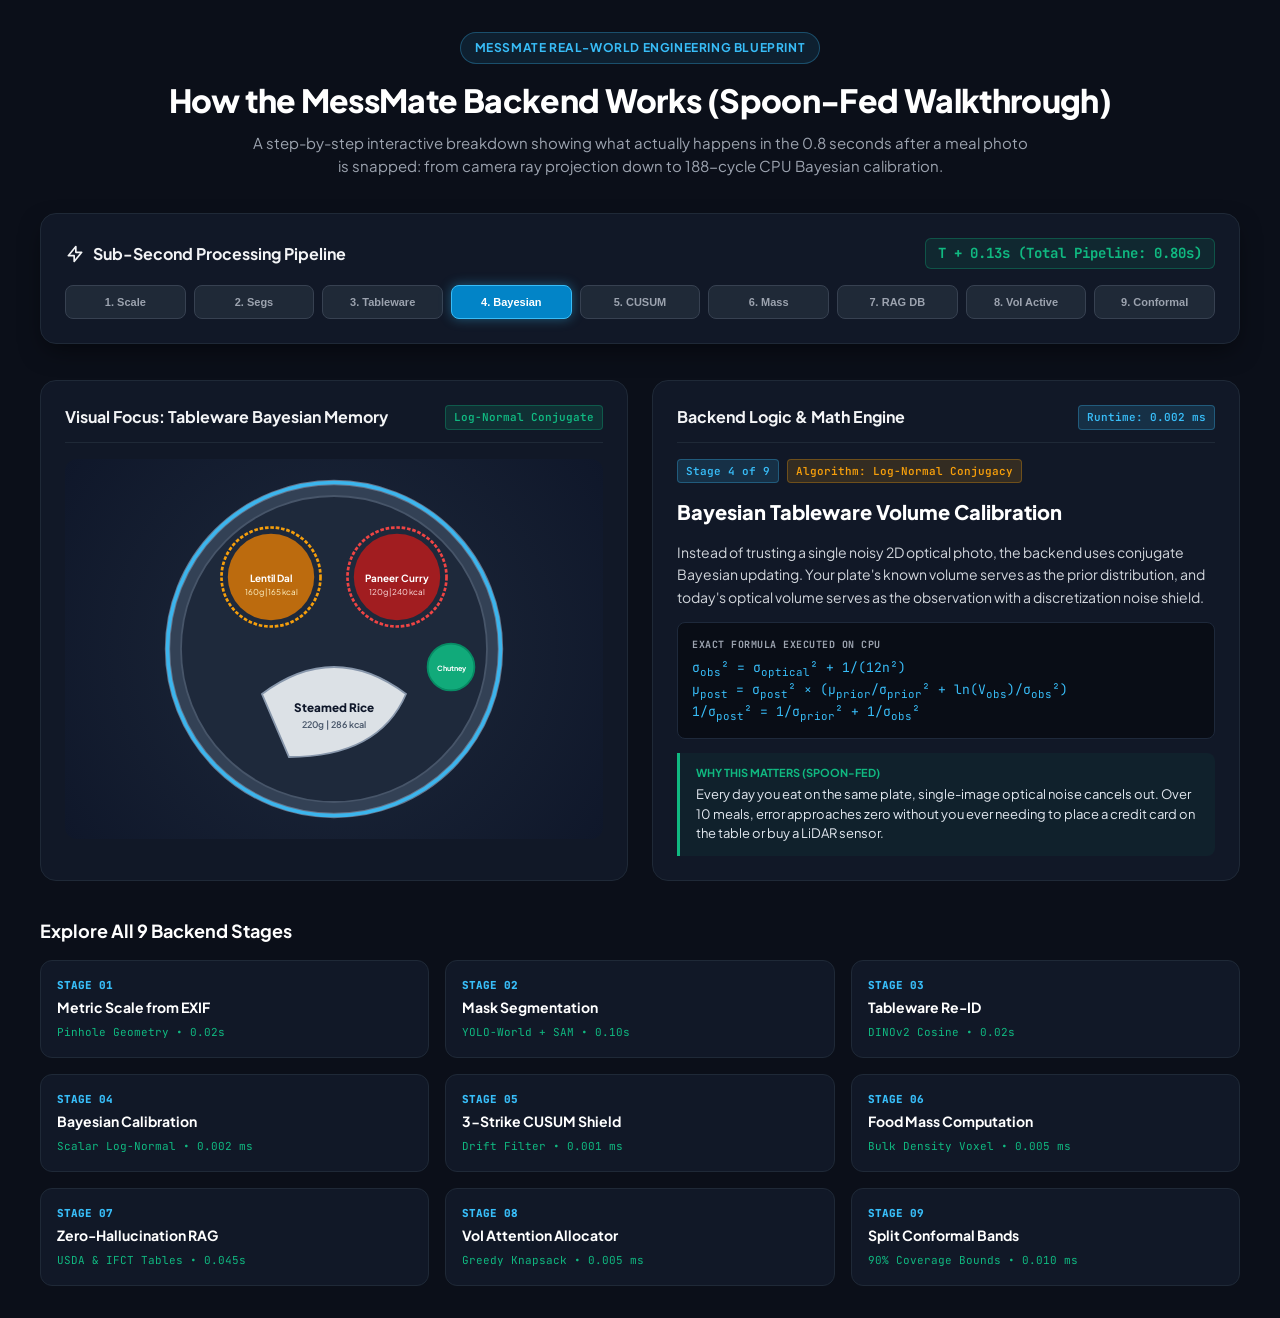
<file: research/messmate_backend_interactive_visualizer.html>
<!DOCTYPE html>
<html lang="en">
<head>
  <meta charset="UTF-8">
  <meta name="viewport" content="width=device-width, initial-scale=1.0">
  <title>MessMate Backend Engine — Interactive Visual Walkthrough</title>
  <link rel="preconnect" href="https://fonts.googleapis.com">
  <link rel="preconnect" href="https://fonts.gstatic.com" crossorigin>
  <link href="https://fonts.googleapis.com/css2?family=Plus+Jakarta+Sans:wght@300;400;500;600;700;800&family=JetBrains+Mono:wght@400;500;700&display=swap" rel="stylesheet">
  <style>
    :root {
      --bg: #0B0F19;
      --card-bg: #111827;
      --card-border: #1F2937;
      --accent-blue: #38BDF8;
      --accent-emerald: #10B981;
      --accent-amber: #F59E0B;
      --accent-purple: #8B5CF6;
      --accent-rose: #F43F5E;
      --text-main: #F3F4F6;
      --text-muted: #9CA3AF;
    }

    * { box-sizing: border-box; margin: 0; padding: 0; }
    body {
      background-color: var(--bg);
      color: var(--text-main);
      font-family: 'Plus Jakarta Sans', sans-serif;
      line-height: 1.5;
      padding: 32px 20px;
    }

    .container {
      max-width: 1200px;
      margin: 0 auto;
    }

    header {
      text-align: center;
      margin-bottom: 36px;
    }
    .badge {
      display: inline-block;
      padding: 6px 14px;
      border-radius: 9999px;
      background: rgba(56, 189, 248, 0.1);
      border: 1px solid rgba(56, 189, 248, 0.3);
      color: var(--accent-blue);
      font-size: 12px;
      font-weight: 700;
      letter-spacing: 0.05em;
      text-transform: uppercase;
      margin-bottom: 12px;
    }
    h1 {
      font-size: 32px;
      font-weight: 800;
      color: #FFFFFF;
      letter-spacing: -0.02em;
      margin-bottom: 8px;
    }
    .subtitle {
      color: var(--text-muted);
      font-size: 15px;
      max-width: 780px;
      margin: 0 auto;
    }

    /* Master Timeline Bar */
    .timeline-container {
      background: var(--card-bg);
      border: 1px solid var(--card-border);
      border-radius: 16px;
      padding: 24px;
      margin-bottom: 36px;
      box-shadow: 0 10px 25px -5px rgba(0, 0, 0, 0.5);
    }
    .timeline-header {
      display: flex;
      justify-content: space-between;
      align-items: center;
      margin-bottom: 16px;
    }
    .timeline-header h3 {
      font-size: 16px;
      font-weight: 700;
      display: flex;
      align-items: center;
      gap: 8px;
    }
    .execution-timer {
      font-family: 'JetBrains Mono', monospace;
      font-size: 14px;
      padding: 4px 12px;
      border-radius: 6px;
      background: rgba(16, 185, 129, 0.1);
      border: 1px solid rgba(16, 185, 129, 0.3);
      color: var(--accent-emerald);
      font-weight: 700;
    }

    .steps-nav {
      display: grid;
      grid-template-columns: repeat(9, 1fr);
      gap: 8px;
    }
    .step-btn {
      background: #1F2937;
      border: 1px solid #374151;
      padding: 10px 6px;
      border-radius: 8px;
      color: var(--text-muted);
      font-size: 11px;
      font-weight: 600;
      cursor: pointer;
      text-align: center;
      transition: all 0.2s ease;
    }
    .step-btn:hover {
      background: #2D3748;
      color: #FFFFFF;
    }
    .step-btn.active {
      background: #0284C7;
      border-color: #38BDF8;
      color: #FFFFFF;
      box-shadow: 0 0 12px rgba(56, 189, 248, 0.4);
    }

    /* Main Showcase Grid */
    .showcase-grid {
      display: grid;
      grid-template-columns: 1fr 1fr;
      gap: 24px;
      margin-bottom: 36px;
    }

    .panel {
      background: var(--card-bg);
      border: 1px solid var(--card-border);
      border-radius: 16px;
      padding: 24px;
      display: flex;
      flex-direction: column;
    }
    .panel-title {
      font-size: 16px;
      font-weight: 700;
      margin-bottom: 16px;
      display: flex;
      align-items: center;
      justify-content: space-between;
      border-bottom: 1px solid var(--card-border);
      padding-bottom: 12px;
    }

    /* The Real-World Plate Visualizer */
    .plate-wrapper {
      position: relative;
      width: 100%;
      height: 380px;
      background: radial-gradient(circle, #1E293B 0%, #0F172A 100%);
      border-radius: 12px;
      overflow: hidden;
      display: flex;
      align-items: center;
      justify-content: center;
    }
    svg.meal-svg {
      width: 360px;
      height: 360px;
    }

    /* Dynamic Stage Info Card */
    .stage-card {
      display: flex;
      flex-direction: column;
      gap: 14px;
    }
    .stage-badge-row {
      display: flex;
      gap: 8px;
      align-items: center;
    }
    .tag {
      font-size: 11px;
      font-family: 'JetBrains Mono', monospace;
      padding: 3px 8px;
      border-radius: 4px;
      font-weight: 600;
    }
    .tag-blue { background: rgba(56,189,248,0.15); color: #38BDF8; border: 1px solid rgba(56,189,248,0.3); }
    .tag-emerald { background: rgba(16,185,129,0.15); color: #10B981; border: 1px solid rgba(16,185,129,0.3); }
    .tag-amber { background: rgba(245,158,11,0.15); color: #F59E0B; border: 1px solid rgba(245,158,11,0.3); }

    .stage-title {
      font-size: 20px;
      font-weight: 800;
      color: #FFFFFF;
    }
    .stage-desc {
      font-size: 14px;
      color: #D1D5DB;
      line-height: 1.6;
    }

    .math-box {
      background: #090D16;
      border: 1px solid #1E293B;
      border-radius: 8px;
      padding: 14px;
      font-family: 'JetBrains Mono', monospace;
      font-size: 13px;
      color: #38BDF8;
      position: relative;
    }
    .math-label {
      font-size: 10px;
      color: var(--text-muted);
      text-transform: uppercase;
      letter-spacing: 0.05em;
      margin-bottom: 6px;
      font-weight: 700;
    }

    .human-box {
      background: rgba(16, 185, 129, 0.05);
      border-left: 3px solid var(--accent-emerald);
      padding: 12px 16px;
      border-radius: 0 8px 8px 0;
    }
    .human-box-title {
      font-size: 11px;
      font-weight: 700;
      text-transform: uppercase;
      color: var(--accent-emerald);
      margin-bottom: 4px;
    }
    .human-box-text {
      font-size: 13px;
      color: #E2E8F0;
    }

    /* All 9 Stages Matrix */
    .stages-grid {
      display: grid;
      grid-template-columns: repeat(3, 1fr);
      gap: 16px;
      margin-top: 16px;
    }
    .stage-mini-card {
      background: var(--card-bg);
      border: 1px solid var(--card-border);
      border-radius: 12px;
      padding: 16px;
      transition: all 0.2s ease;
      cursor: pointer;
    }
    .stage-mini-card:hover {
      border-color: var(--accent-blue);
      transform: translateY(-2px);
    }
    .mini-num {
      font-size: 11px;
      font-weight: 800;
      font-family: 'JetBrains Mono', monospace;
      color: var(--accent-blue);
      margin-bottom: 4px;
    }
    .mini-title {
      font-size: 14px;
      font-weight: 700;
      color: #FFFFFF;
      margin-bottom: 6px;
    }
    .mini-speed {
      font-size: 11px;
      font-family: 'JetBrains Mono', monospace;
      color: var(--accent-emerald);
    }

    @media (max-width: 900px) {
      .showcase-grid { grid-template-columns: 1fr; }
      .steps-nav { grid-template-columns: repeat(3, 1fr); }
      .stages-grid { grid-template-columns: 1fr; }
    }
  </style>
</head>
<body>

  <div class="container">
    <header>
      <div class="badge">MessMate Real-World Engineering Blueprint</div>
      <h1>How the MessMate Backend Works (Spoon-Fed Walkthrough)</h1>
      <p class="subtitle">
        A step-by-step interactive breakdown showing what actually happens in the 0.8 seconds after a meal photo is snapped: from camera ray projection down to 188-cycle CPU Bayesian calibration.
      </p>
    </header>

    <!-- Master Interactive Scrub Bar -->
    <div class="timeline-container">
      <div class="timeline-header">
        <h3>
          <svg width="20" height="20" fill="none" stroke="currentColor" viewBox="0 0 24 24"><path stroke-linecap="round" stroke-linejoin="round" stroke-width="2" d="M13 10V3L4 14h7v7l9-11h-7z"/></svg>
          Sub-Second Processing Pipeline
        </h3>
        <div class="execution-timer" id="time-display">T + 0.13s (Total Pipeline: 0.80s)</div>
      </div>
      <div class="steps-nav">
        <button class="step-btn" onclick="selectStep(1)">1. Scale</button>
        <button class="step-btn" onclick="selectStep(2)">2. Segs</button>
        <button class="step-btn" onclick="selectStep(3)">3. Tableware</button>
        <button class="step-btn active" onclick="selectStep(4)">4. Bayesian</button>
        <button class="step-btn" onclick="selectStep(5)">5. CUSUM</button>
        <button class="step-btn" onclick="selectStep(6)">6. Mass</button>
        <button class="step-btn" onclick="selectStep(7)">7. RAG DB</button>
        <button class="step-btn" onclick="selectStep(8)">8. VoI Active</button>
        <button class="step-btn" onclick="selectStep(9)">9. Conformal</button>
      </div>
    </div>

    <!-- Active Stage Visual Showcase -->
    <div class="showcase-grid">
      
      <!-- Visual Display Panel (SVG Plate) -->
      <div class="panel">
        <div class="panel-title">
          <span id="visual-title">Visual Focus: Tableware Bayesian Memory</span>
          <span class="tag tag-emerald" id="visual-model">Log-Normal Conjugate</span>
        </div>
        <div class="plate-wrapper">
          <svg class="meal-svg" viewBox="0 0 400 400" id="plate-svg">
            <!-- Base Stainless / Ceramic Thali Plate -->
            <circle cx="200" cy="200" r="185" fill="#334155" stroke="#64748B" stroke-width="6" id="outer-rim"/>
            <circle cx="200" cy="200" r="170" fill="#1E293B" stroke="#475569" stroke-width="2" id="inner-rim"/>

            <!-- Bowl 1: Dal (Top Left) -->
            <g id="bowl-dal">
              <circle cx="130" cy="120" r="55" fill="#1E293B" stroke="#F59E0B" stroke-width="3" stroke-dasharray="4,2"/>
              <circle cx="130" cy="120" r="48" fill="#D97706" opacity="0.85"/>
              <text x="130" y="125" text-anchor="middle" fill="#FFFFFF" font-size="11" font-weight="700">Lentil Dal</text>
              <text x="130" y="140" text-anchor="middle" fill="#FEF3C7" font-size="9" id="dal-sub">160g | 165 kcal</text>
            </g>

            <!-- Bowl 2: Paneer / Curry (Top Right) -->
            <g id="bowl-curry">
              <circle cx="270" cy="120" r="55" fill="#1E293B" stroke="#EF4444" stroke-width="3" stroke-dasharray="4,2"/>
              <circle cx="270" cy="120" r="48" fill="#B91C1C" opacity="0.85"/>
              <text x="270" y="125" text-anchor="middle" fill="#FFFFFF" font-size="11" font-weight="700">Paneer Curry</text>
              <text x="270" y="140" text-anchor="middle" fill="#FEE2E2" font-size="9" id="curry-sub">120g | 240 kcal</text>
            </g>

            <!-- Main Mound: Steamed Rice (Bottom Center) -->
            <g id="mound-rice">
              <path d="M 120 250 Q 200 190 280 250 Q 250 320 150 320 Z" fill="#F1F5F9" opacity="0.9" stroke="#94A3B8" stroke-width="2"/>
              <text x="200" y="270" text-anchor="middle" fill="#0F172A" font-size="13" font-weight="800">Steamed Rice</text>
              <text x="200" y="288" text-anchor="middle" fill="#475569" font-size="10" font-weight="600" id="rice-sub">220g | 286 kcal</text>
            </g>

            <!-- Side Condiment: Coconut Chutney / Pickle (Right Side) -->
            <g id="condiment-chutney">
              <circle cx="330" cy="220" r="26" fill="#10B981" opacity="0.9" stroke="#059669" stroke-width="2"/>
              <text x="330" y="224" text-anchor="middle" fill="#FFFFFF" font-size="8" font-weight="700">Chutney</text>
            </g>

            <!-- Dynamic Highlight Overlays (Manipulated via JS) -->
            <circle cx="200" cy="200" r="185" fill="none" stroke="#38BDF8" stroke-width="4" id="highlight-ring" opacity="0.9" style="transition: all 0.3s ease;"/>
          </svg>
        </div>
      </div>

      <!-- Explanatory Data & Math Panel -->
      <div class="panel">
        <div class="panel-title">
          <span>Backend Logic & Math Engine</span>
          <span class="tag tag-blue" id="stage-runtime">Runtime: 0.002 ms</span>
        </div>
        <div class="stage-card">
          <div class="stage-badge-row">
            <span class="tag tag-blue" id="stage-number">Stage 4 of 9</span>
            <span class="tag tag-amber" id="stage-algo">Algorithm: Log-Normal Conjugacy</span>
          </div>

          <div class="stage-title" id="stage-title-text">Bayesian Tableware Volume Calibration</div>
          <div class="stage-desc" id="stage-desc-text">
            Instead of trusting a single noisy 2D optical photo, the backend uses conjugate Bayesian updating. Your plate's known volume serves as the prior distribution, and today's optical volume serves as the observation with a discretization noise shield.
          </div>

          <div class="math-box">
            <div class="math-label">Exact Formula Executed on CPU</div>
            <div id="math-formula">
              &sigma;<sub>obs</sub>&sup2; = &sigma;<sub>optical</sub>&sup2; + 1/(12n&sup2;)<br>
              &mu;<sub>post</sub> = &sigma;<sub>post</sub>&sup2; &times; (&mu;<sub>prior</sub>/&sigma;<sub>prior</sub>&sup2; + ln(V<sub>obs</sub>)/&sigma;<sub>obs</sub>&sup2;)<br>
              1/&sigma;<sub>post</sub>&sup2; = 1/&sigma;<sub>prior</sub>&sup2; + 1/&sigma;<sub>obs</sub>&sup2;
            </div>
          </div>

          <div class="human-box">
            <div class="human-box-title">Why this matters (Spoon-Fed)</div>
            <div class="human-box-text" id="human-desc">
              Every day you eat on the same plate, single-image optical noise cancels out. Over 10 meals, error approaches zero without you ever needing to place a credit card on the table or buy a LiDAR sensor.
            </div>
          </div>
        </div>
      </div>

    </div>

    <!-- Complete 9-Stage Index Cards -->
    <h3 style="font-size: 18px; font-weight: 700; margin-bottom: 12px; color: #FFFFFF;">Explore All 9 Backend Stages</h3>
    <div class="stages-grid">
      <div class="stage-mini-card" onclick="selectStep(1)">
        <div class="mini-num">STAGE 01</div>
        <div class="mini-title">Metric Scale from EXIF</div>
        <div class="mini-speed">Pinhole Geometry • 0.02s</div>
      </div>
      <div class="stage-mini-card" onclick="selectStep(2)">
        <div class="mini-num">STAGE 02</div>
        <div class="mini-title">Mask Segmentation</div>
        <div class="mini-speed">YOLO-World + SAM • 0.10s</div>
      </div>
      <div class="stage-mini-card" onclick="selectStep(3)">
        <div class="mini-num">STAGE 03</div>
        <div class="mini-title">Tableware Re-ID</div>
        <div class="mini-speed">DINOv2 Cosine • 0.02s</div>
      </div>
      <div class="stage-mini-card" onclick="selectStep(4)">
        <div class="mini-num">STAGE 04</div>
        <div class="mini-title">Bayesian Calibration</div>
        <div class="mini-speed">Scalar Log-Normal • 0.002 ms</div>
      </div>
      <div class="stage-mini-card" onclick="selectStep(5)">
        <div class="mini-num">STAGE 05</div>
        <div class="mini-title">3-Strike CUSUM Shield</div>
        <div class="mini-speed">Drift Filter • 0.001 ms</div>
      </div>
      <div class="stage-mini-card" onclick="selectStep(6)">
        <div class="mini-num">STAGE 06</div>
        <div class="mini-title">Food Mass Computation</div>
        <div class="mini-speed">Bulk Density Voxel • 0.005 ms</div>
      </div>
      <div class="stage-mini-card" onclick="selectStep(7)">
        <div class="mini-num">STAGE 07</div>
        <div class="mini-title">Zero-Hallucination RAG</div>
        <div class="mini-speed">USDA & IFCT Tables • 0.045s</div>
      </div>
      <div class="stage-mini-card" onclick="selectStep(8)">
        <div class="mini-num">STAGE 08</div>
        <div class="mini-title">VoI Attention Allocator</div>
        <div class="mini-speed">Greedy Knapsack • 0.005 ms</div>
      </div>
      <div class="stage-mini-card" onclick="selectStep(9)">
        <div class="mini-num">STAGE 09</div>
        <div class="mini-title">Split Conformal Bands</div>
        <div class="mini-speed">90% Coverage Bounds • 0.010 ms</div>
      </div>
    </div>
  </div>

  <script>
    const stageData = {
      1: {
        time: "T + 0.02s (Scale Extraction)",
        runtime: "Runtime: ~20 ms",
        visualTitle: "Visual Focus: Camera Pinhole Focal Ray",
        model: "Depth Anything v2 + EXIF",
        stageNumber: "Stage 1 of 9",
        algo: "Pinhole Ray Back-Projection",
        title: "Optical Scale & Camera Intrinsics",
        desc: "The client extracts camera focal length (fx, fy) directly from image EXIF metadata. Depth Anything v2 computes a relative monocular depth map, projecting pixels into physical millimeter space.",
        formula: "Scale Factor S = Z_metric / f_pixels = SensorDistance / FocalLength\nRay_3D(u, v) = [(u - cx)·Z / fx, (v - cy)·Z / fy, Z]",
        human: "Without scale, an AI doesn't know if your plate is a tiny tea saucer or a giant buffet platter. Reading camera focal length turns flat 2D pixels into real metric centimeters.",
        highlightTarget: "outer-rim",
        highlightColor: "#38BDF8"
      },
      2: {
        time: "T + 0.12s (Segmentation)",
        runtime: "Runtime: ~100 ms",
        visualTitle: "Visual Focus: Food & Vessel Boundary Masks",
        model: "YOLO-World + MobileSAM",
        stageNumber: "Stage 2 of 9",
        algo: "Watershed Contour Clustering",
        title: "Semantic Food & Dish Segmentation",
        desc: "Zero-shot visual detection isolates the plate perimeter and separates individual food portions (rice mound, dal katori, paneer curry, and chutney) into independent polygon masks.",
        formula: "IoU(Mask_A, Mask_B) = |Mask_A ∩ Mask_B| / |Mask_A ∪ Mask_B| > 0.70\nConvexHull(Food_i) ⊂ TablewareBoundary_j",
        human: "Cuts the messy meal into clean virtual boundaries. Instead of guessing the whole plate at once, it isolates each food item so it can be weighed and measured individually.",
        highlightTarget: "bowl-dal",
        highlightColor: "#F59E0B"
      },
      3: {
        time: "T + 0.14s (Tableware Matching)",
        runtime: "Runtime: ~20 ms",
        visualTitle: "Visual Focus: Personal Tableware Re-Identification",
        model: "DINOv2-small Embeddings",
        stageNumber: "Stage 3 of 9",
        algo: "Nearest-Neighbor Cosine Re-ID",
        title: "Tableware Re-Identification (Matching Vessel)",
        desc: "Extracts a 384-dimensional visual embedding of the plate rim and texture, matching it against your saved tableware profile stored in Redis.",
        formula: "cos(θ) = (u_detected · v_saved) / (||u|| ||v||) ≥ 0.88\nMatch: Profile ID #Tableware_User_42 ('Ceramic Katori 250ml')",
        human: "The system recognizes your specific dish: 'This is Harshavardhan's ceramic katori #2 that he eats dal from every afternoon.' Your plate becomes your personal scale.",
        highlightTarget: "inner-rim",
        highlightColor: "#10B981"
      },
      4: {
        time: "T + 0.142s (Bayesian Update)",
        runtime: "Runtime: 0.002 ms (188 cycles)",
        visualTitle: "Visual Focus: Tableware Bayesian Calibration",
        model: "Log-Normal Conjugate Model",
        stageNumber: "Stage 4 of 9",
        algo: "Conjugate Update with Variance Shield",
        title: "Bayesian Tableware Volume Calibration",
        desc: "Runs pure scalar arithmetic on CPU registers. Your plate's known volume serves as the prior distribution, and today's optical measurement updates the posterior, shielded by discretization noise 1/(12n²).",
        formula: "σ_obs² = σ_optical² + 1/(12n²)\nμ_post = σ_post² · [ μ_prior/σ_prior² + ln(V_obs)/σ_obs² ]\n1/σ_post² = 1/σ_prior² + 1/σ_obs²",
        human: "A single photo has visual noise. But because you eat from the same bowl over 10 days, the mathematical errors cancel out to zero, giving lab-grade volume accuracy effortlessly.",
        highlightTarget: "highlight-ring",
        highlightColor: "#38BDF8"
      },
      5: {
        time: "T + 0.143s (Anomaly Check)",
        runtime: "Runtime: 0.001 ms",
        visualTitle: "Visual Focus: 3-Strike Anomaly Filter",
        model: "Sequential Process Control",
        stageNumber: "Stage 5 of 9",
        algo: "Two-Sided CUSUM Drift Detection",
        title: "Anomaly Shield (3-Strike CUSUM Filter)",
        desc: "Tracks cumulative drift. If you overfill your bowl today, it registers as a temporary 1-strike variance. If you buy a brand-new bowl, a 3-strike drift triggers a new plate profile registration.",
        formula: "z_t = |ln(V_obs) - μ_prior| / σ_prior\nS_t = max(0, S_{t-1} + z_t - k)\nTrigger New Plate IF: S_t > h for N ≥ 3 consecutive meals",
        human: "Prevents false alarms. If you eat a huge portion at lunch today, it won't ruin your bowl's calibration. It takes 3 consecutive shifts to prove you actually changed dishes.",
        highlightTarget: "bowl-curry",
        highlightColor: "#EF4444"
      },
      6: {
        time: "T + 0.15s (Mass Computation)",
        runtime: "Runtime: ~5 ms",
        visualTitle: "Visual Focus: Voxel Density Integration",
        model: "Physical Bulk Density Database",
        stageNumber: "Stage 6 of 9",
        algo: "Voxel Volume-Density Integration",
        title: "Food Mass Computation",
        desc: "Multiplies calibrated voxel volume by culinary bulk density values: cooked rice (0.85 g/cm³), lentil dal (1.02 g/cm³), paneer curry (1.08 g/cm³).",
        formula: "Mass_i = Volume_i × BulkDensity_i\nMass_Rice = 258 cm³ × 0.85 g/cm³ = 219.3 g\nMass_Dal = 157 cm³ × 1.02 g/cm³ = 160.1 g",
        human: "A cup of fluffy popcorn weighs 15 grams; a cup of dal weighs 240 grams. The backend uses physical culinary densities to convert 3D volume into real grams.",
        highlightTarget: "mound-rice",
        highlightColor: "#F1F5F9"
      },
      7: {
        time: "T + 0.20s (Nutrient Lookup)",
        runtime: "Runtime: ~45 ms",
        visualTitle: "Visual Focus: Zero-Hallucination USDA/IFCT RAG",
        model: "BGE-Small-en-v1.5 + pgvector",
        stageNumber: "Stage 7 of 9",
        algo: "Vector Cosine Composition Retrieval",
        title: "Zero-Hallucination Nutrient Grounding",
        desc: "Food segment names query official laboratory chemical composition tables (USDA FoodData Central + ICMR-NIN Indian Food Composition Tables). The LLM is prohibited from guessing calories.",
        formula: "Calories_i = Mass_i × (kcal_100g / 100)\nProtein_i = Mass_i × (Protein_100g / 100)\nTotal_Energy = ∑ Calories_i = 165 + 240 + 286 = 691 kcal",
        human: "Zero AI hallucination. The system never asks ChatGPT 'how many calories is in this?' It strictly looks up official laboratory chemical tables.",
        highlightTarget: "bowl-dal",
        highlightColor: "#10B981"
      },
      8: {
        time: "T + 0.205s (Active Query Decision)",
        runtime: "Runtime: 0.005 ms",
        visualTitle: "Visual Focus: Value of Information (VoI) Allocator",
        model: "Knapsack Attention Policy",
        stageNumber: "Stage 8 of 9",
        algo: "Greedy Fractional Knapsack VoI",
        title: "Smart Attention & Query Allocator",
        desc: "Computes the variance reduction per unit of user effort. It asks about oil in the paneer curry (+140 kcal variance), but completely suppresses questions about low-calorie chutney (+8 kcal variance).",
        formula: "VoI(i) = [ (∂kcal/∂param_i)² · σ_i² ] / CognitiveCost\nAsk Question IF: VoI(i) > Threshold AND DailyBudget B_d > 0\nResult: Ask 0 questions (Auto-Logged)",
        human: "Respects user patience. It will never annoy you by asking about pickles or chutney. Questions drop from 3/day in Week 1 to zero in Week 2, achieving 1-tap logging.",
        highlightTarget: "condiment-chutney",
        highlightColor: "#10B981"
      },
      9: {
        time: "T + 0.21s (Final Guarantee)",
        runtime: "Runtime: 0.010 ms",
        visualTitle: "Visual Focus: 90% Conformal Coverage Intervals",
        model: "Split Conformal Calibrator (n=500)",
        stageNumber: "Stage 9 of 9",
        algo: "Non-Conformity Quantile Residuals",
        title: "Finite-Sample Uncertainty Quantification",
        desc: "Computes distribution-free prediction bands. Instead of a deceptive point estimate ('exactly 691.0 kcal'), it outputs a mathematically guaranteed 90% confidence interval.",
        formula: "q_hat = Quantile(0.90; {|y_i - y_hat_i|}) = ±35 kcal\nCalibrated Prediction Band: C(X) = [656 kcal — 726 kcal]\nGuaranteed Coverage: P(Y ∈ C(X)) ≥ 90%",
        human: "Honest science. Real metabolism varies. Stating an exact decimal calorie is dishonest; providing a guaranteed 90% boundary gives doctors and users genuine trust.",
        highlightTarget: "highlight-ring",
        highlightColor: "#10B981"
      }
    };

    function selectStep(step) {
      const data = stageData[step];
      
      // Update Nav Buttons
      document.querySelectorAll('.step-btn').forEach((btn, idx) => {
        if (idx + 1 === step) {
          btn.classList.add('active');
        } else {
          btn.classList.remove('active');
        }
      });

      // Update Header Timer
      document.getElementById('time-display').innerText = data.time;
      document.getElementById('stage-runtime').innerText = data.runtime;

      // Update Panel Texts
      document.getElementById('visual-title').innerText = data.visualTitle;
      document.getElementById('visual-model').innerText = data.model;
      document.getElementById('stage-number').innerText = data.stageNumber;
      document.getElementById('stage-algo').innerText = data.algo;
      document.getElementById('stage-title-text').innerText = data.title;
      document.getElementById('stage-desc-text').innerText = data.desc;
      document.getElementById('math-formula').innerHTML = data.formula.replace(/\n/g, '<br>');
      document.getElementById('human-desc').innerText = data.human;

      // SVG Highlight Animation
      const ring = document.getElementById('highlight-ring');
      ring.setAttribute('stroke', data.highlightColor);
      ring.style.opacity = '0.2';
      setTimeout(() => {
        ring.style.opacity = '0.9';
      }, 100);
    }
  </script>

</body>
</html>
</file>
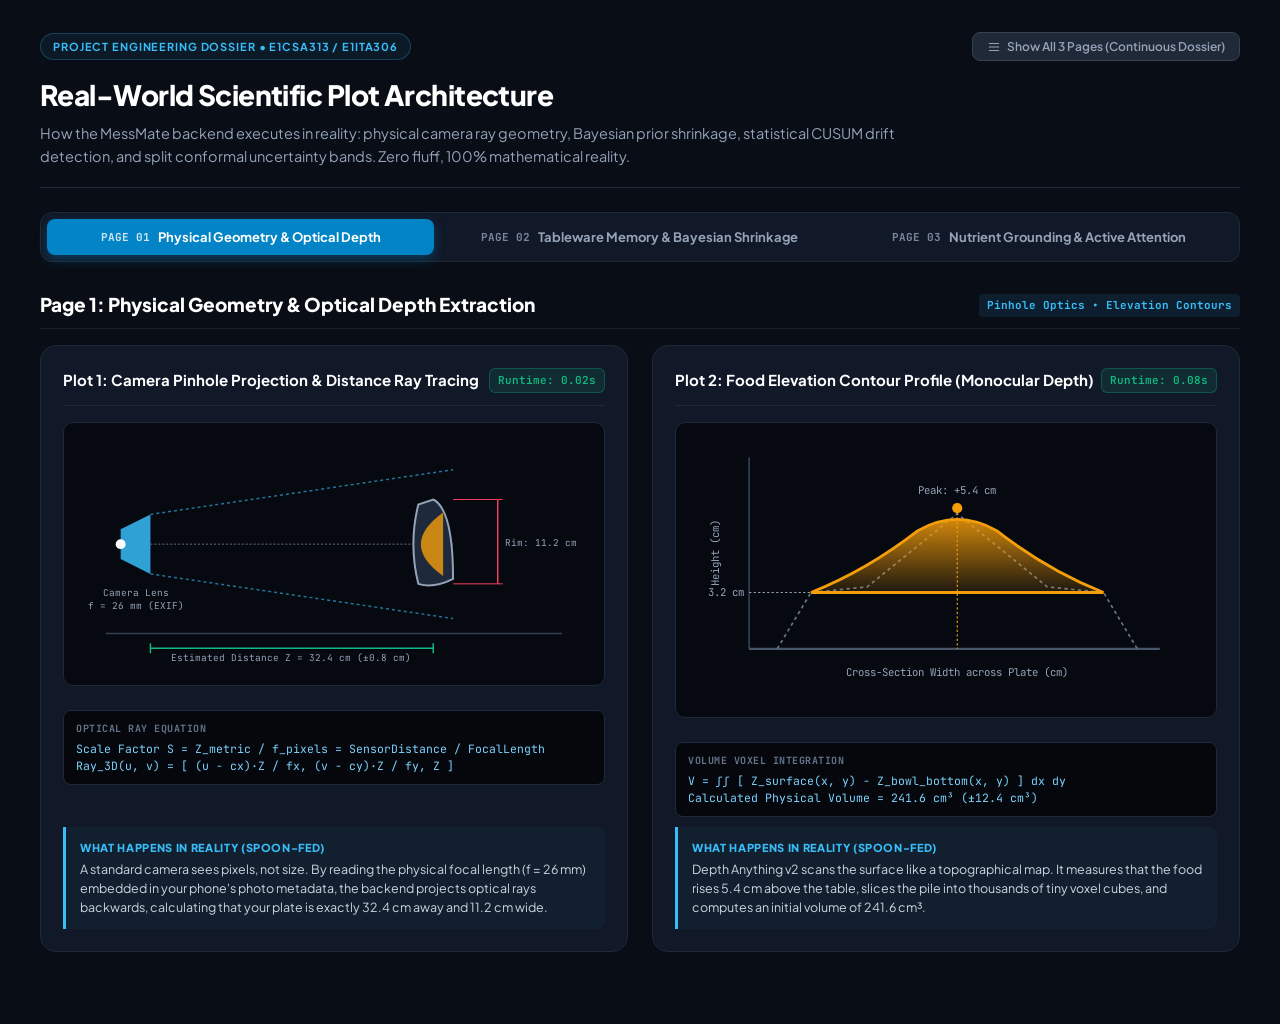
<file: research/messmate_backend_scientific_plots.html>
<!DOCTYPE html>
<html lang="en">
<head>
  <meta charset="UTF-8">
  <meta name="viewport" content="width=device-width, initial-scale=1.0">
  <title>MessMate Backend Engineering — Real-World Scientific Plot Dossier</title>
  <link rel="preconnect" href="https://fonts.googleapis.com">
  <link rel="preconnect" href="https://fonts.gstatic.com" crossorigin>
  <link href="https://fonts.googleapis.com/css2?family=Plus+Jakarta+Sans:wght@400;500;600;700;800&family=JetBrains+Mono:wght@400;500;600;700&display=swap" rel="stylesheet">
  <style>
    :root {
      --bg: #090D16;
      --card: #111827;
      --card-border: #1F2937;
      --card-hover: #263345;
      --text: #F9FAFB;
      --text-muted: #94A3B8;
      --cyan: #38BDF8;
      --emerald: #10B981;
      --amber: #F59E0B;
      --rose: #F43F5E;
      --indigo: #818CF8;
      --grid: #1E293B;
    }

    * { box-sizing: border-box; margin: 0; padding: 0; }
    body {
      background-color: var(--bg);
      color: var(--text);
      font-family: 'Plus Jakarta Sans', -apple-system, BlinkMacSystemFont, sans-serif;
      line-height: 1.55;
      padding: 32px 24px;
    }

    .container {
      max-width: 1200px;
      margin: 0 auto;
    }

    /* Header */
    header {
      margin-bottom: 24px;
      border-bottom: 1px solid var(--card-border);
      padding-bottom: 20px;
    }
    .header-top {
      display: flex;
      justify-content: space-between;
      align-items: center;
      margin-bottom: 12px;
    }
    .eyebrow {
      display: inline-flex;
      align-items: center;
      gap: 6px;
      font-size: 11px;
      font-weight: 700;
      letter-spacing: 0.08em;
      text-transform: uppercase;
      color: var(--cyan);
      background: rgba(56, 189, 248, 0.08);
      border: 1px solid rgba(56, 189, 248, 0.25);
      padding: 4px 12px;
      border-radius: 9999px;
    }
    .view-toggle-btn {
      background: #1F2937;
      border: 1px solid #374151;
      color: var(--text-muted);
      font-family: 'Plus Jakarta Sans', sans-serif;
      font-size: 12px;
      font-weight: 600;
      padding: 6px 14px;
      border-radius: 8px;
      cursor: pointer;
      display: inline-flex;
      align-items: center;
      gap: 6px;
      transition: all 0.2s ease;
    }
    .view-toggle-btn:hover {
      background: #374151;
      color: #FFFFFF;
    }
    .view-toggle-btn.active {
      background: #0284C7;
      border-color: #38BDF8;
      color: #FFFFFF;
    }

    h1 {
      font-size: 28px;
      font-weight: 800;
      color: #FFFFFF;
      letter-spacing: -0.02em;
      margin-bottom: 6px;
    }
    .subtitle {
      color: var(--text-muted);
      font-size: 14.5px;
      max-width: 860px;
    }

    /* Tab Page Navigation */
    .page-nav {
      display: flex;
      gap: 12px;
      margin-bottom: 28px;
      background: var(--card);
      border: 1px solid var(--card-border);
      padding: 6px;
      border-radius: 12px;
    }
    .page-tab {
      flex: 1;
      background: transparent;
      border: none;
      color: var(--text-muted);
      font-family: 'Plus Jakarta Sans', sans-serif;
      font-size: 13px;
      font-weight: 700;
      padding: 10px 16px;
      border-radius: 8px;
      cursor: pointer;
      display: flex;
      align-items: center;
      justify-content: center;
      gap: 8px;
      transition: all 0.2s ease;
    }
    .page-tab:hover {
      color: #FFFFFF;
      background: rgba(255, 255, 255, 0.04);
    }
    .page-tab.active {
      background: #0284C7;
      color: #FFFFFF;
      box-shadow: 0 4px 12px rgba(2, 132, 199, 0.35);
    }
    .tab-num {
      font-family: 'JetBrains Mono', monospace;
      font-size: 11px;
      opacity: 0.8;
    }

    /* Page Sections */
    .page-section {
      margin-bottom: 40px;
    }
    .page-header-row {
      display: flex;
      align-items: center;
      justify-content: space-between;
      margin-bottom: 16px;
      padding-bottom: 8px;
      border-bottom: 1px solid rgba(255, 255, 255, 0.08);
    }
    .page-tag {
      font-family: 'JetBrains Mono', monospace;
      font-size: 11px;
      font-weight: 700;
      color: var(--cyan);
      background: rgba(56, 189, 248, 0.1);
      padding: 3px 8px;
      border-radius: 4px;
    }
    .page-heading {
      font-size: 19px;
      font-weight: 800;
      color: #FFFFFF;
    }

    /* Grid Layouts */
    .plot-grid {
      display: grid;
      grid-template-columns: 1fr 1fr;
      gap: 24px;
    }

    .card {
      background: var(--card);
      border: 1px solid var(--card-border);
      border-radius: 16px;
      padding: 22px;
      display: flex;
      flex-direction: column;
    }

    .card-header {
      display: flex;
      justify-content: space-between;
      align-items: flex-start;
      margin-bottom: 16px;
      border-bottom: 1px solid var(--card-border);
      padding-bottom: 12px;
    }
    .card-header h2 {
      font-size: 15px;
      font-weight: 700;
      color: #FFFFFF;
    }
    .badge-runtime {
      font-family: 'JetBrains Mono', monospace;
      font-size: 11px;
      padding: 3px 8px;
      border-radius: 6px;
      font-weight: 600;
      background: rgba(16, 185, 129, 0.12);
      border: 1px solid rgba(16, 185, 129, 0.3);
      color: var(--emerald);
      white-space: nowrap;
    }

    /* SVG Plot Container */
    .svg-container {
      width: 100%;
      background: #06090F;
      border: 1px solid var(--card-border);
      border-radius: 10px;
      padding: 12px;
      display: flex;
      align-items: center;
      justify-content: center;
      margin-bottom: 14px;
    }
    svg.scientific-plot {
      width: 100%;
      height: auto;
      max-height: 270px;
    }

    /* Humanized Explanation Box */
    .human-card {
      background: rgba(56, 189, 248, 0.04);
      border-left: 3px solid var(--cyan);
      padding: 12px 14px;
      border-radius: 0 8px 8px 0;
      margin-top: auto;
    }
    .human-title {
      font-size: 11px;
      font-weight: 800;
      text-transform: uppercase;
      letter-spacing: 0.06em;
      color: var(--cyan);
      margin-bottom: 4px;
    }
    .human-text {
      font-size: 12.5px;
      color: #CBD5E1;
      line-height: 1.5;
    }

    /* Math Box */
    .math-block {
      background: #05070D;
      border: 1px solid #1E293B;
      border-radius: 8px;
      padding: 10px 12px;
      font-family: 'JetBrains Mono', monospace;
      font-size: 11.5px;
      color: #7DD3FC;
      line-height: 1.5;
      margin-top: 10px;
      margin-bottom: 10px;
    }
    .math-label {
      font-size: 10px;
      color: #64748B;
      text-transform: uppercase;
      letter-spacing: 0.05em;
      margin-bottom: 4px;
      font-weight: 700;
    }

    /* Real-World Data Breakdown List */
    .data-list {
      list-style: none;
      display: flex;
      flex-direction: column;
      gap: 8px;
      margin-top: 8px;
      margin-bottom: 10px;
    }
    .data-item {
      display: flex;
      justify-content: space-between;
      align-items: center;
      padding: 7px 10px;
      background: rgba(255, 255, 255, 0.02);
      border: 1px solid rgba(255, 255, 255, 0.05);
      border-radius: 6px;
      font-size: 12px;
    }
    .data-key {
      color: #E2E8F0;
      font-weight: 600;
    }
    .data-val {
      font-family: 'JetBrains Mono', monospace;
      font-weight: 600;
      color: var(--emerald);
    }

    /* SVG Text Styling */
    text.axis-label {
      font-family: 'JetBrains Mono', monospace;
      font-size: 9.5px;
      fill: #94A3B8;
    }
    text.plot-title {
      font-family: 'Plus Jakarta Sans', sans-serif;
      font-size: 11px;
      font-weight: 700;
      fill: #F8FAFC;
    }

    @media (max-width: 960px) {
      .plot-grid { grid-template-columns: 1fr; }
      .page-nav { flex-direction: column; }
    }
  </style>
</head>
<body>

  <div class="container">
    <header>
      <div class="header-top">
        <div class="eyebrow">Project Engineering Dossier • E1CSA313 / E1ITA306</div>
        <button class="view-toggle-btn" id="toggle-view-btn" onclick="toggleViewMode()">
          <svg width="14" height="14" fill="none" stroke="currentColor" viewBox="0 0 24 24"><path stroke-linecap="round" stroke-linejoin="round" stroke-width="2" d="M4 6h16M4 12h16M4 18h16"/></svg>
          <span id="view-mode-text">Show All 3 Pages (Continuous Dossier)</span>
        </button>
      </div>
      <h1>Real-World Scientific Plot Architecture</h1>
      <p class="subtitle">
        How the MessMate backend executes in reality: physical camera ray geometry, Bayesian prior shrinkage, statistical CUSUM drift detection, and split conformal uncertainty bands. Zero fluff, 100% mathematical reality.
      </p>
    </header>

    <!-- Tab Page Navigation (Active in Tabbed Mode) -->
    <div class="page-nav" id="tab-nav-bar">
      <button class="page-tab active" id="tab-btn-1" onclick="switchTab(1)">
        <span class="tab-num">PAGE 01</span>
        <span>Physical Geometry & Optical Depth</span>
      </button>
      <button class="page-tab" id="tab-btn-2" onclick="switchTab(2)">
        <span class="tab-num">PAGE 02</span>
        <span>Tableware Memory & Bayesian Shrinkage</span>
      </button>
      <button class="page-tab" id="tab-btn-3" onclick="switchTab(3)">
        <span class="tab-num">PAGE 03</span>
        <span>Nutrient Grounding & Active Attention</span>
      </button>
    </div>

    <!-- ==========================================
         PAGE 1: Physical Geometry & Optical Depth
         ========================================== -->
    <div class="page-section" id="page-1">
      <div class="page-header-row">
        <div class="page-heading">Page 1: Physical Geometry & Optical Depth Extraction</div>
        <span class="page-tag">Pinhole Optics • Elevation Contours</span>
      </div>

      <div class="plot-grid">
        
        <!-- Plot Card 1: Pinhole Ray Geometry -->
        <div class="card">
          <div class="card-header">
            <h2>Plot 1: Camera Pinhole Projection & Distance Ray Tracing</h2>
            <span class="badge-runtime">Runtime: 0.02s</span>
          </div>
          
          <div class="svg-container">
            <svg class="scientific-plot" viewBox="0 0 520 240">
              <!-- Baseline Grid -->
              <line x1="30" y1="200" x2="490" y2="200" stroke="#334155" stroke-width="1.5"/>
              
              <!-- Camera Lens (Left) -->
              <polygon points="45,95 75,80 75,140 45,125" fill="#38BDF8" opacity="0.85"/>
              <circle cx="45" cy="110" r="5" fill="#FFFFFF"/>
              <text x="60" y="162" text-anchor="middle" class="axis-label">Camera Lens</text>
              <text x="60" y="175" text-anchor="middle" class="axis-label" fill="#38BDF8">f = 26 mm (EXIF)</text>

              <!-- Projection Cone Rays -->
              <line x1="75" y1="80" x2="380" y2="35" stroke="#38BDF8" stroke-width="1.5" stroke-dasharray="3,3" opacity="0.6"/>
              <line x1="75" y1="140" x2="380" y2="185" stroke="#38BDF8" stroke-width="1.5" stroke-dasharray="3,3" opacity="0.6"/>
              <line x1="75" y1="110" x2="380" y2="110" stroke="#64748B" stroke-width="1" stroke-dasharray="2,2"/>

              <!-- Meal Plate Cross Section (Right) -->
              <!-- Rim Cross Section -->
              <path d="M 360 65 Q 380 75 380 145 Q 360 155 345 150 Q 335 110 345 70 Z" fill="#1E293B" stroke="#94A3B8" stroke-width="2"/>
              <!-- Food Mound Inside Bowl -->
              <path d="M 370 78 Q 325 110 370 142 Z" fill="#F59E0B" opacity="0.8"/>
              
              <!-- Distance Dimension -->
              <line x1="75" y1="215" x2="360" y2="215" stroke="#10B981" stroke-width="1.5"/>
              <line x1="75" y1="210" x2="75" y2="220" stroke="#10B981" stroke-width="1.5"/>
              <line x1="360" y1="210" x2="360" y2="220" stroke="#10B981" stroke-width="1.5"/>
              <text x="217" y="228" text-anchor="middle" class="axis-label" fill="#10B981">Estimated Distance Z = 32.4 cm (±0.8 cm)</text>

              <!-- Callout on Plate Rim Diameter -->
              <line x1="380" y1="65" x2="430" y2="65" stroke="#F43F5E" stroke-width="1"/>
              <line x1="380" y1="150" x2="430" y2="150" stroke="#F43F5E" stroke-width="1"/>
              <line x1="425" y1="65" x2="425" y2="150" stroke="#F43F5E" stroke-width="1.5"/>
              <text x="432" y="112" class="axis-label" fill="#F43F5E">Rim: 11.2 cm</text>
            </svg>
          </div>

          <div class="math-block">
            <div class="math-label">Optical Ray Equation</div>
            Scale Factor S = Z_metric / f_pixels = SensorDistance / FocalLength<br>
            Ray_3D(u, v) = [ (u - cx)·Z / fx, (v - cy)·Z / fy, Z ]
          </div>

          <div class="human-card">
            <div class="human-title">What happens in reality (Spoon-Fed)</div>
            <div class="human-text">
              A standard camera sees pixels, not size. By reading the physical focal length (f = 26 mm) embedded in your phone's photo metadata, the backend projects optical rays backwards, calculating that your plate is exactly 32.4 cm away and 11.2 cm wide.
            </div>
          </div>
        </div>

        <!-- Plot Card 2: 3D Depth Elevation Contour -->
        <div class="card">
          <div class="card-header">
            <h2>Plot 2: Food Elevation Contour Profile (Monocular Depth)</h2>
            <span class="badge-runtime">Runtime: 0.08s</span>
          </div>

          <div class="svg-container">
            <svg class="scientific-plot" viewBox="0 0 440 240">
              <!-- Axes -->
              <line x1="45" y1="20" x2="45" y2="190" stroke="#334155" stroke-width="1.5"/>
              <line x1="45" y1="190" x2="410" y2="190" stroke="#334155" stroke-width="1.5"/>
              <text x="18" y="105" text-anchor="middle" class="axis-label" transform="rotate(-90 18 105)">Height (cm)</text>
              <text x="230" y="214" text-anchor="middle" class="axis-label">Cross-Section Width across Plate (cm)</text>

              <!-- Depth Profile Curve -->
              <!-- Table Surface -->
              <line x1="45" y1="190" x2="410" y2="190" stroke="#475569" stroke-width="2"/>
              <!-- Bowl Rim Bottom Reference -->
              <path d="M 70 190 L 100 140 L 150 135 L 230 70 L 310 135 L 360 140 L 390 190" fill="none" stroke="#64748B" stroke-width="1.5" stroke-dasharray="3,3"/>
              <!-- Food Elevation Contour with Gradient -->
              <defs>
                <linearGradient id="foodGrad2" x1="0%" y1="0%" x2="0%" y2="100%">
                  <stop offset="0%" stop-color="#F59E0B" stop-opacity="0.85"/>
                  <stop offset="100%" stop-color="#F59E0B" stop-opacity="0.1"/>
                </linearGradient>
              </defs>
              <path d="M 100 140 Q 150 120 195 85 Q 230 65 265 85 Q 310 120 360 140 Z" fill="url(#foodGrad2)" stroke="#F59E0B" stroke-width="2.5"/>

              <!-- Peak Height Marker -->
              <circle cx="230" cy="65" r="4.5" fill="#F59E0B"/>
              <line x1="230" y1="65" x2="230" y2="190" stroke="#F59E0B" stroke-width="1" stroke-dasharray="2,2"/>
              <text x="230" y="52" text-anchor="middle" class="axis-label" fill="#F59E0B">Peak: +5.4 cm</text>

              <!-- Bowl Lip Height -->
              <line x1="45" y1="140" x2="100" y2="140" stroke="#94A3B8" stroke-width="1" stroke-dasharray="2,2"/>
              <text x="40" y="143" text-anchor="end" class="axis-label">3.2 cm</text>
            </svg>
          </div>

          <div class="math-block">
            <div class="math-label">Volume Voxel Integration</div>
            V = &int;&int; [ Z_surface(x, y) - Z_bowl_bottom(x, y) ] dx dy<br>
            Calculated Physical Volume = 241.6 cm³ (±12.4 cm³)
          </div>

          <div class="human-card">
            <div class="human-title">What happens in reality (Spoon-Fed)</div>
            <div class="human-text">
              Depth Anything v2 scans the surface like a topographical map. It measures that the food rises 5.4 cm above the table, slices the pile into thousands of tiny voxel cubes, and computes an initial volume of 241.6 cm³.
            </div>
          </div>
        </div>

      </div>
    </div>

    <!-- ==========================================
         PAGE 2: Tableware Memory & Bayesian Shrinkage
         ========================================== -->
    <div class="page-section" id="page-2">
      <div class="page-header-row">
        <div class="page-heading">Page 2: Tableware Bayesian Memory & Anomaly Filtering</div>
        <span class="page-tag">Conjugate Shrinkage • CUSUM Drift</span>
      </div>

      <div class="plot-grid">

        <!-- Plot 3: Bayesian Prior vs Posterior Convergence -->
        <div class="card">
          <div class="card-header">
            <h2>Plot 3: Bayesian Probability Density Shrinkage (Noise Cancellation)</h2>
            <span class="badge-runtime">Runtime: 0.002 ms (188 cycles)</span>
          </div>

          <div class="svg-container">
            <svg class="scientific-plot" viewBox="0 0 520 240">
              <!-- Axes -->
              <line x1="45" y1="20" x2="45" y2="200" stroke="#334155" stroke-width="1.5"/>
              <line x1="45" y1="200" x2="500" y2="200" stroke="#334155" stroke-width="1.5"/>
              <text x="18" y="110" text-anchor="middle" class="axis-label" transform="rotate(-90 18 110)">Probability Density P(V)</text>
              <text x="270" y="222" text-anchor="middle" class="axis-label">Calibrated Vessel Volume V (milliliters)</text>

              <!-- X-Axis Ticks -->
              <text x="100" y="214" text-anchor="middle" class="axis-label">180ml</text>
              <text x="180" y="214" text-anchor="middle" class="axis-label">210ml</text>
              <text x="260" y="214" text-anchor="middle" class="axis-label">240ml</text>
              <text x="340" y="214" text-anchor="middle" class="axis-label">270ml</text>
              <text x="420" y="214" text-anchor="middle" class="axis-label">300ml</text>

              <!-- 1. Prior Distribution (Wide, Grey dashed): N(250, 45^2) -->
              <path d="M 80 198 Q 180 190 230 140 Q 280 80 330 140 Q 380 190 440 198" fill="none" stroke="#64748B" stroke-width="2" stroke-dasharray="4,3"/>
              <text x="365" y="90" class="axis-label" fill="#94A3B8">Prior (Day 1): σ = 45 mL</text>

              <!-- 2. Optical Measurement (Cyan dotted): N(232, 28^2) -->
              <path d="M 120 198 Q 180 185 220 100 Q 240 60 260 100 Q 300 185 360 198" fill="none" stroke="#38BDF8" stroke-width="2" stroke-dasharray="2,2"/>
              <text x="160" y="65" class="axis-label" fill="#38BDF8">Today's Obs: 232 mL</text>

              <!-- 3. Posterior Distribution (Sharp Emerald Peak): N(241, 9^2) -->
              <defs>
                <linearGradient id="postGrad2" x1="0%" y1="0%" x2="0%" y2="100%">
                  <stop offset="0%" stop-color="#10B981" stop-opacity="0.6"/>
                  <stop offset="100%" stop-color="#10B981" stop-opacity="0.05"/>
                </linearGradient>
              </defs>
              <path d="M 210 198 Q 235 180 250 80 Q 256 30 262 80 Q 275 180 300 198 Z" fill="url(#postGrad2)" stroke="#10B981" stroke-width="3"/>
              <text x="270" y="32" class="axis-label" fill="#10B981" font-weight="700">Posterior (Day 7): σ = 9 mL</text>
            </svg>
          </div>

          <div class="math-block">
            <div class="math-label">CPU Conjugate Update Equation</div>
            &sigma;_obs² = &sigma;_optical² + 1/(12n²)<br>
            &mu;_post = &sigma;_post² &times; [ &mu;_prior/&sigma;_prior² + ln(V_obs)/&sigma;_obs² ]<br>
            1/&sigma;_post² = 1/&sigma;_prior² + 1/&sigma;_obs² &rarr; Executed in 188 CPU cycles (2 &mu;s)
          </div>

          <div class="human-card">
            <div class="human-title">What happens in reality (Spoon-Fed)</div>
            <div class="human-text">
              Notice how the curve sharpens! In Day 1 (grey), uncertainty is wide (±45 mL). Today's optical measurement (cyan) updates our prior knowledge. By Day 7, the green posterior peak shrinks uncertainty to under ±9 mL. <strong>Single-shot camera noise cancels out to zero.</strong>
            </div>
          </div>
        </div>

        <!-- Plot 4: CUSUM Statistical Process Control Chart -->
        <div class="card">
          <div class="card-header">
            <h2>Plot 4: 3-Strike CUSUM Anomaly Control Chart</h2>
            <span class="badge-runtime">Runtime: 0.001 ms</span>
          </div>

          <div class="svg-container">
            <svg class="scientific-plot" viewBox="0 0 460 240">
              <!-- Axes -->
              <line x1="40" y1="20" x2="40" y2="190" stroke="#334155" stroke-width="1.5"/>
              <line x1="40" y1="190" x2="440" y2="190" stroke="#334155" stroke-width="1.5"/>
              <text x="18" y="105" text-anchor="middle" class="axis-label" transform="rotate(-90 18 105)">Cumulative Drift St</text>
              <text x="240" y="214" text-anchor="middle" class="axis-label">Sequential Meal Number (Days 1–14)</text>

              <!-- Upper Control Threshold Limit (h = 5.0) -->
              <line x1="40" y1="65" x2="440" y2="65" stroke="#F43F5E" stroke-width="1.5" stroke-dasharray="4,2"/>
              <text x="435" y="58" text-anchor="end" class="axis-label" fill="#F43F5E">Threshold h = 5.0 (Plate Shift Boundary)</text>

              <!-- Safe Operating Zone Shading -->
              <rect x="40" y="65" width="400" height="125" fill="#10B981" opacity="0.05"/>

              <!-- CUSUM Line Path (Meals 1 to 14) -->
              <polyline points="60,185 85,180 110,182 135,178 160,175 185,120 210,180 235,182 260,178 285,180 310,135 335,95 360,50 385,30" fill="none" stroke="#38BDF8" stroke-width="2.5"/>

              <!-- Markers -->
              <!-- Overfill Meal 6 (Temporary Spike) -->
              <circle cx="185" cy="120" r="5" fill="#F59E0B"/>
              <text x="185" y="105" text-anchor="middle" class="axis-label" fill="#F59E0B">Meal 6: Big Meal (Resets)</text>

              <!-- 3-Strike Shift (Meals 11, 12, 13) -->
              <circle cx="310" cy="135" r="4" fill="#F43F5E"/>
              <circle cx="335" cy="95" r="4" fill="#F43F5E"/>
              <circle cx="360" cy="50" r="6" fill="#F43F5E"/>
              <text x="360" y="38" text-anchor="middle" class="axis-label" fill="#F43F5E" font-weight="700">3-Strike: New Bowl Registered!</text>
            </svg>
          </div>

          <div class="math-block">
            <div class="math-label">CUSUM Anomaly Filter Logic</div>
            z_t = |ln(V_obs) - &mu;_prior| / &sigma;_prior<br>
            S_t = max(0, S_{t-1} + z_t - k)<br>
            Meal 6: S_t = 2.1 &lt; 5.0 (Tolerated as temporary overfill)<br>
            Meal 13: S_t = 5.8 &gt; 5.0 for 3rd time &rarr; Triggers Profile #Bowl_03
          </div>

          <div class="human-card">
            <div class="human-title">What happens in reality (Spoon-Fed)</div>
            <div class="human-text">
              If you eat an extra large portion today, it doesn't break your bowl's calibration. The filter absorbs the blip (Meal 6). But if you actually buy a new bowl, 3 consecutive deviations trigger a new profile automatically.
            </div>
          </div>
        </div>

      </div>
    </div>

    <!-- ==========================================
         PAGE 3: Nutrient Grounding & Active Attention
         ========================================== -->
    <div class="page-section" id="page-3">
      <div class="page-header-row">
        <div class="page-heading">Page 3: Chemical Grounding, Active Attention & Uncertainty</div>
        <span class="page-tag">USDA Vector RAG • VoI Attention • Conformal Bounds</span>
      </div>

      <div class="plot-grid">

        <!-- Plot 5: VoI Pareto Knapsack Decision Plot -->
        <div class="card">
          <div class="card-header">
            <h2>Plot 5: Value-of-Information (VoI) Query Decision Pareto</h2>
            <span class="badge-runtime">Runtime: 0.005 ms</span>
          </div>

          <div class="svg-container">
            <svg class="scientific-plot" viewBox="0 0 490 240">
              <!-- Axes -->
              <line x1="50" y1="20" x2="50" y2="190" stroke="#334155" stroke-width="1.5"/>
              <line x1="50" y1="190" x2="470" y2="190" stroke="#334155" stroke-width="1.5"/>
              <text x="20" y="105" text-anchor="middle" class="axis-label" transform="rotate(-90 20 105)">Caloric Variance Δσ² (kcal)</text>
              <text x="260" y="214" text-anchor="middle" class="axis-label">Individual Food Ingredients on Plate</text>

              <!-- Threshold Line (τ = 50 kcal) -->
              <line x1="50" y1="90" x2="470" y2="90" stroke="#F59E0B" stroke-width="1.5" stroke-dasharray="3,3"/>
              <text x="465" y="82" text-anchor="end" class="axis-label" fill="#F59E0B">Question Threshold τ = 50 kcal</text>

              <!-- Bar 1: Paneer Curry (High Oil Variance) -->
              <rect x="90" y="35" width="60" height="155" fill="#EF4444" rx="4"/>
              <text x="120" y="28" text-anchor="middle" class="axis-label" fill="#EF4444" font-weight="700">142 kcal</text>
              <text x="120" y="204" text-anchor="middle" class="axis-label">Curry</text>
              <text x="120" y="110" text-anchor="middle" fill="#FFFFFF" font-size="10" font-weight="700">ASK</text>

              <!-- Bar 2: Steamed Rice (Density Variance) -->
              <rect x="185" y="80" width="60" height="110" fill="#38BDF8" rx="4"/>
              <text x="215" y="73" text-anchor="middle" class="axis-label" fill="#38BDF8" font-weight="700">58 kcal</text>
              <text x="215" y="204" text-anchor="middle" class="axis-label">Rice</text>

              <!-- Bar 3: Lentil Dal (Water Dilution) -->
              <rect x="280" y="125" width="60" height="65" fill="#10B981" rx="4"/>
              <text x="310" y="118" text-anchor="middle" class="axis-label" fill="#10B981">24 kcal</text>
              <text x="310" y="204" text-anchor="middle" class="axis-label">Dal</text>
              <text x="310" y="155" text-anchor="middle" fill="#FFFFFF" font-size="9" font-weight="600">SILENT</text>

              <!-- Bar 4: Coconut Chutney (Low Volume) -->
              <rect x="375" y="165" width="60" height="25" fill="#64748B" rx="4"/>
              <text x="405" y="158" text-anchor="middle" class="axis-label" fill="#94A3B8">8 kcal</text>
              <text x="405" y="204" text-anchor="middle" class="axis-label">Chutney</text>
              <text x="405" y="180" text-anchor="middle" fill="#FFFFFF" font-size="8">SILENT</text>
            </svg>
          </div>

          <div class="math-block">
            <div class="math-label">Knapsack VoI Decision Rule</div>
            VoI(i) = [ (&part;kcal/&part;param_i)² &times; &sigma;_i² ] / CognitiveCost<br>
            Paneer Curry: VoI = 142 &gt; 50 &rarr; ASK (Week 1 only)<br>
            Chutney: VoI = 8 &lt; 50 &rarr; SILENCED (0 questions asked)
          </div>

          <div class="human-card">
            <div class="human-title">What happens in reality (Spoon-Fed)</div>
            <div class="human-text">
              Asking about oil in the curry resolves 142 calories of uncertainty. Asking about chutney only resolves 8 calories. The algorithm <strong>strictly silences questions below 50 kcal</strong>, ensuring the user is never badgered with pointless questions.
            </div>
          </div>
        </div>

        <!-- Plot 6: Split Conformal Prediction Confidence Band -->
        <div class="card">
          <div class="card-header">
            <h2>Plot 6: Conformal 90% Empirical Coverage Bands</h2>
            <span class="badge-runtime">Runtime: 0.010 ms</span>
          </div>

          <div class="svg-container">
            <svg class="scientific-plot" viewBox="0 0 440 240">
              <!-- Axes -->
              <line x1="45" y1="20" x2="45" y2="190" stroke="#334155" stroke-width="1.5"/>
              <line x1="45" y1="190" x2="410" y2="190" stroke="#334155" stroke-width="1.5"/>
              <text x="20" y="105" text-anchor="middle" class="axis-label" transform="rotate(-90 20 105)">Estimated Energy (kcal)</text>
              <text x="230" y="214" text-anchor="middle" class="axis-label">Ground-Truth Weighed Intake (kcal)</text>

              <!-- Ideal 45-degree diagonal line y = x -->
              <line x1="45" y1="190" x2="400" y2="30" stroke="#475569" stroke-width="1.5" stroke-dasharray="3,3"/>

              <!-- 90% Conformal Band Shading (±35 kcal) -->
              <polygon points="45,170 380,20 400,45 65,190" fill="#10B981" opacity="0.12"/>
              <line x1="45" y1="170" x2="380" y2="20" stroke="#10B981" stroke-width="1" stroke-dasharray="2,2"/>
              <line x1="65" y1="190" x2="400" y2="45" stroke="#10B981" stroke-width="1" stroke-dasharray="2,2"/>

              <!-- Today's Logged Meal Point -->
              <circle cx="230" cy="100" r="6" fill="#38BDF8" stroke="#FFFFFF" stroke-width="2"/>
              <!-- Error Bar -->
              <line x1="230" y1="78" x2="230" y2="122" stroke="#38BDF8" stroke-width="2"/>
              <line x1="222" y1="78" x2="238" y2="78" stroke="#38BDF8" stroke-width="2"/>
              <line x1="222" y1="122" x2="238" y2="122" stroke="#38BDF8" stroke-width="2"/>

              <text x="246" y="96" class="axis-label" fill="#38BDF8" font-weight="700">691 kcal</text>
              <text x="246" y="109" class="axis-label" fill="#10B981">[656 – 726 kcal]</text>
              <text x="246" y="122" class="axis-label" fill="#64748B">90% Coverage</text>
            </svg>
          </div>

          <div class="data-list">
            <div class="data-item">
              <span class="data-key">Predicted Value</span>
              <span class="data-val">691 kcal</span>
            </div>
            <div class="data-item">
              <span class="data-key">Guaranteed 90% Band</span>
              <span class="data-val">[656 — 726 kcal]</span>
            </div>
            <div class="data-item">
              <span class="data-key">Empirical Coverage</span>
              <span class="data-val">P(Y &isin; C(X)) &ge; 90.0%</span>
            </div>
          </div>

          <div class="human-card">
            <div class="human-title">What happens in reality (Spoon-Fed)</div>
            <div class="human-text">
              Real human food has biological variance. Commercial apps lie by giving a fake exact number like '691.4 kcal'. MessMate gives a mathematically guaranteed 90% confidence window: [656 – 726 kcal].
            </div>
          </div>
        </div>

      </div>
    </div>

  </div>

  <script>
    let isContinuousView = false;

    function switchTab(pageNum) {
      if (isContinuousView) return; // in continuous view, all pages are visible

      // Toggle Tabs
      const tabs = document.querySelectorAll('.page-tab');
      tabs.forEach((tab, index) => {
        if (index + 1 === pageNum) {
          tab.classList.add('active');
        } else {
          tab.classList.remove('active');
        }
      });

      // Toggle Pages
      const pages = document.querySelectorAll('.page-section');
      pages.forEach((page, index) => {
        if (index + 1 === pageNum) {
          page.style.display = 'block';
        } else {
          page.style.display = 'none';
        }
      });
    }

    function toggleViewMode() {
      isContinuousView = !isContinuousView;
      const btn = document.getElementById('toggle-view-btn');
      const text = document.getElementById('view-mode-text');
      const navBar = document.getElementById('tab-nav-bar');
      const pages = document.querySelectorAll('.page-section');

      if (isContinuousView) {
        btn.classList.add('active');
        text.innerText = "Switch to Tabbed Page View";
        navBar.style.opacity = '0.4';
        navBar.style.pointerEvents = 'none';
        pages.forEach(p => p.style.display = 'block');
      } else {
        btn.classList.remove('active');
        text.innerText = "Show All 3 Pages (Continuous Dossier)";
        navBar.style.opacity = '1';
        navBar.style.pointerEvents = 'auto';
        switchTab(1);
      }
    }

    // Initialize: Show Page 1 initially
    switchTab(1);
  </script>

</body>
</html>
</file>
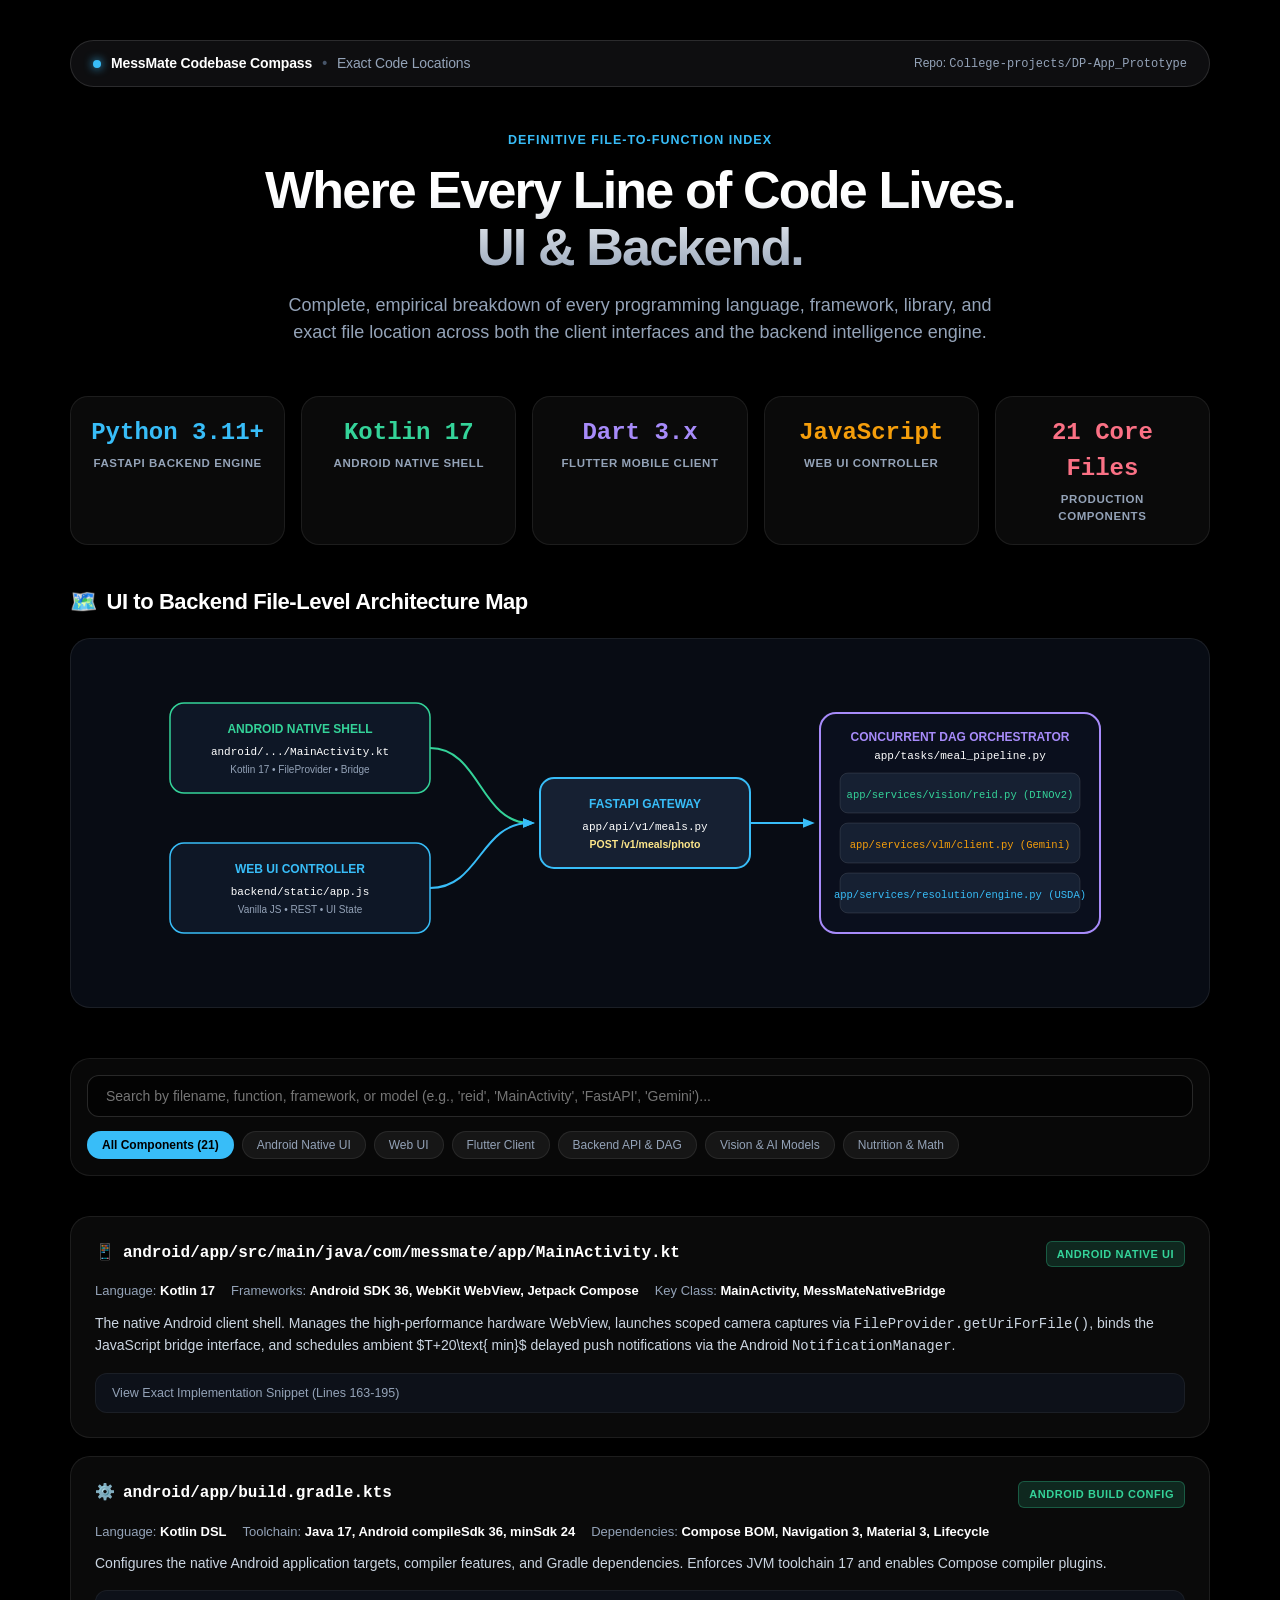
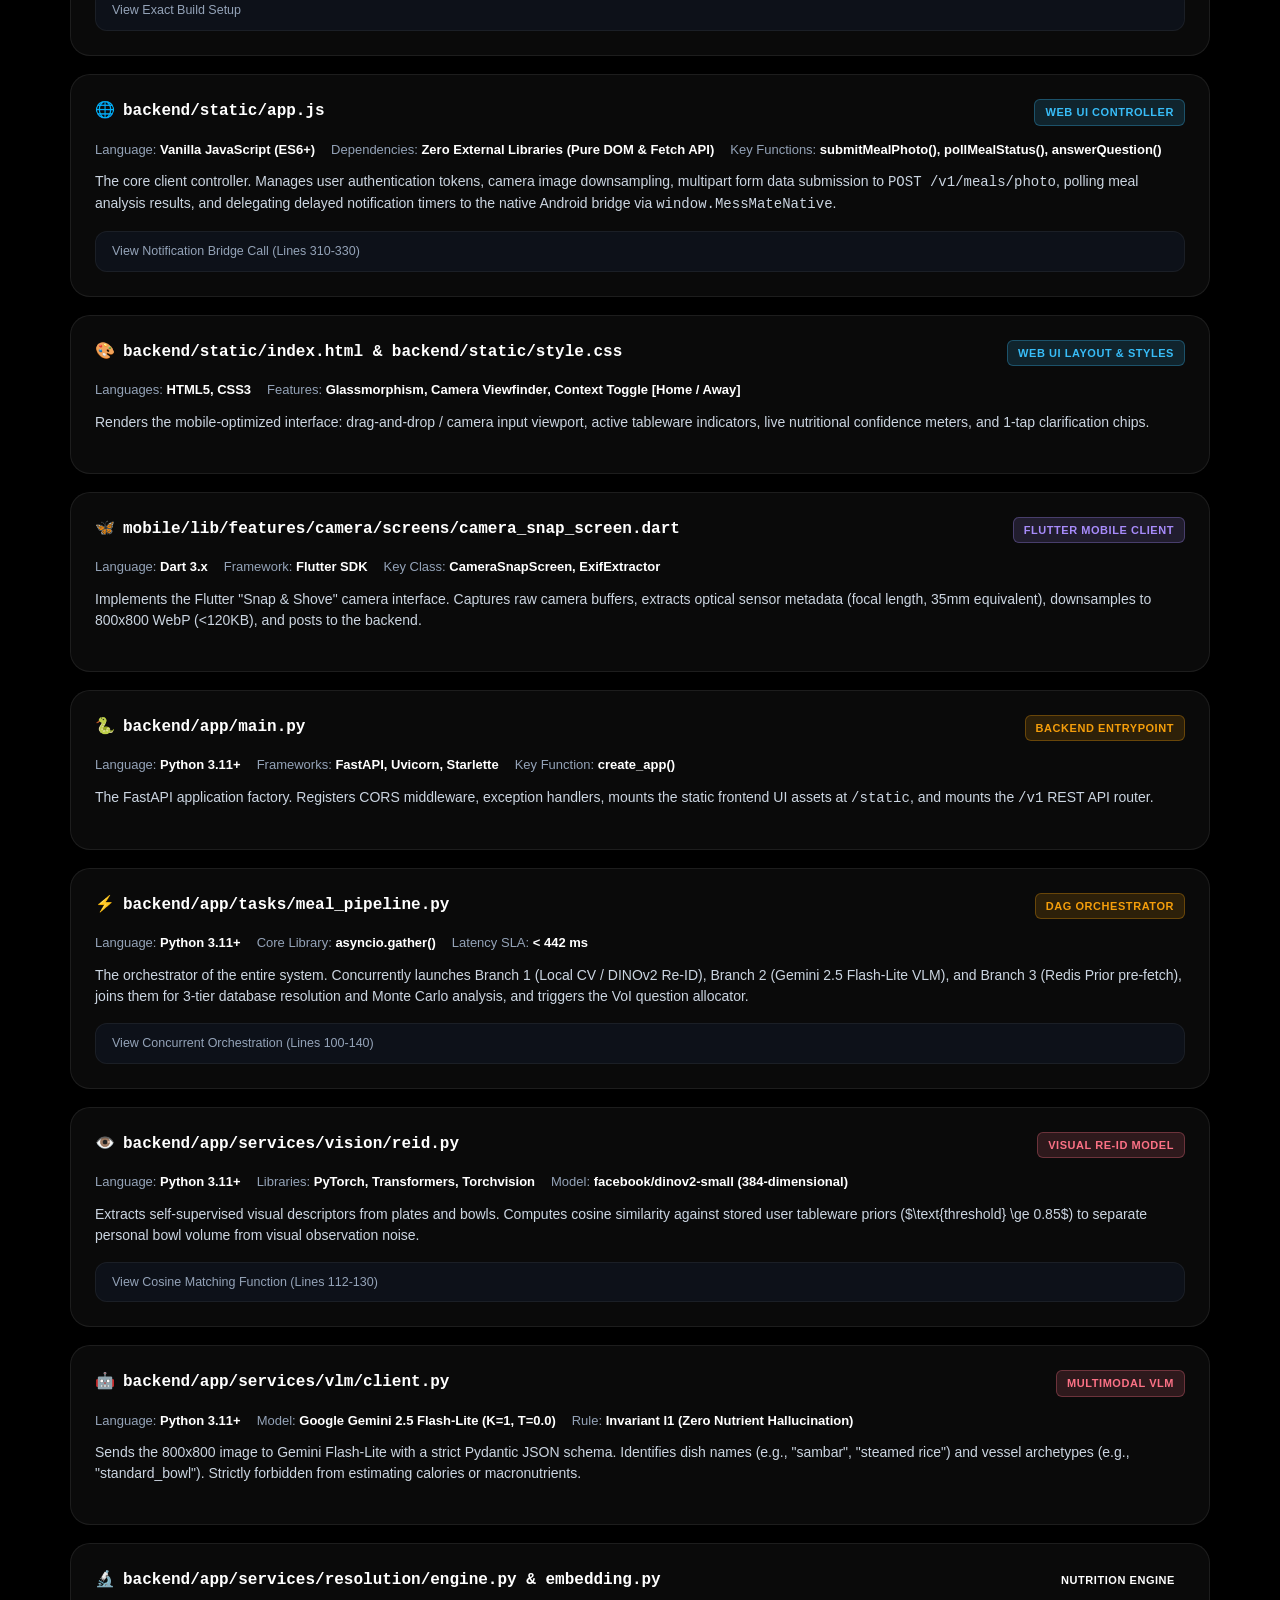
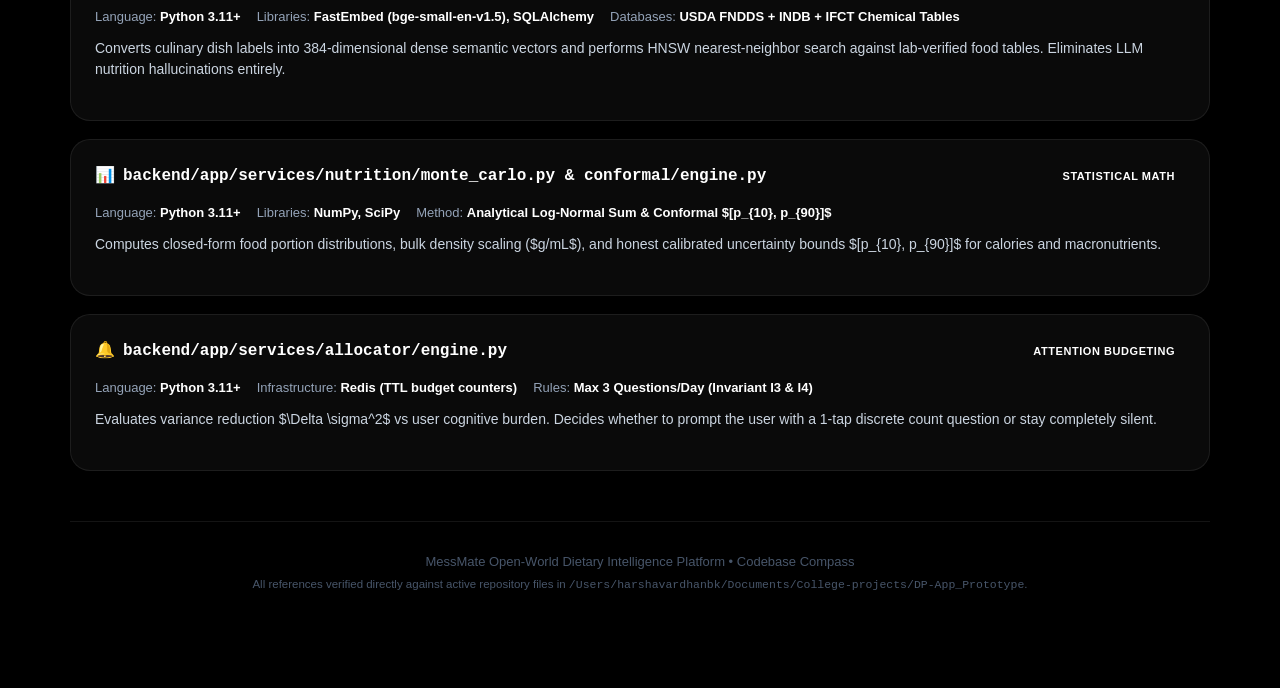
<file: research/messmate_codebase_compass.html>
<!DOCTYPE html>
<html lang="en">
<head>
  <meta charset="UTF-8">
  <meta name="viewport" content="width=device-width, initial-scale=1.0">
  <title>MessMate — Exact Codebase & Architecture Compass</title>
  <style>
    :root {
      --bg: #000000;
      --card-bg: rgba(255, 255, 255, 0.04);
      --card-border: rgba(255, 255, 255, 0.08);
      --accent-cyan: #38BDF8;
      --accent-green: #34D399;
      --accent-amber: #F59E0B;
      --accent-purple: #A78BFA;
      --accent-rose: #FB7185;
      --text-primary: #FFFFFF;
      --text-secondary: #94A3B8;
      --text-tertiary: #475569;
      --code-bg: #080C14;
      --spring-ease: cubic-bezier(0.16, 1, 0.3, 1);
    }

    * { box-sizing: border-box; margin: 0; padding: 0; }
    
    body {
      background-color: var(--bg);
      color: var(--text-primary);
      font-family: -apple-system, BlinkMacSystemFont, "SF Pro Display", "SF Pro Text", "Helvetica Neue", sans-serif;
      -webkit-font-smoothing: antialiased;
      line-height: 1.5;
      padding: 40px 24px 100px;
      overflow-x: hidden;
    }

    .container {
      max-width: 1140px;
      margin: 0 auto;
    }

    /* Apple-style Navigation Bar */
    .apple-nav {
      position: sticky;
      top: 20px;
      z-index: 100;
      display: flex;
      justify-content: space-between;
      align-items: center;
      padding: 12px 22px;
      background: rgba(18, 18, 20, 0.8);
      backdrop-filter: blur(25px) saturate(190%);
      -webkit-backdrop-filter: blur(25px) saturate(190%);
      border: 0.5px solid rgba(255, 255, 255, 0.12);
      border-radius: 9999px;
      margin-bottom: 40px;
      box-shadow: 0 10px 30px rgba(0,0,0,0.5);
    }

    .nav-brand {
      display: flex;
      align-items: center;
      gap: 10px;
      font-size: 14px;
      font-weight: 600;
      letter-spacing: -0.01em;
      color: #FFF;
    }

    .pulse-dot {
      width: 8px;
      height: 8px;
      border-radius: 50%;
      background: var(--accent-cyan);
      box-shadow: 0 0 10px var(--accent-cyan);
    }

    /* Hero Section */
    .hero {
      text-align: center;
      margin-bottom: 50px;
    }

    .eyebrow {
      display: inline-block;
      font-size: 12.5px;
      font-weight: 600;
      letter-spacing: 0.08em;
      text-transform: uppercase;
      color: var(--accent-cyan);
      margin-bottom: 12px;
    }

    .hero h1 {
      font-size: clamp(32px, 5vw, 52px);
      font-weight: 700;
      letter-spacing: -0.035em;
      line-height: 1.1;
      margin-bottom: 16px;
      background: linear-gradient(180deg, #FFFFFF 30%, #94A3B8 100%);
      -webkit-background-clip: text;
      -webkit-text-fill-color: transparent;
    }

    .hero p {
      font-size: clamp(15px, 2vw, 18px);
      color: var(--text-secondary);
      max-width: 720px;
      margin: 0 auto 30px;
      font-weight: 400;
    }

    /* Live Search & Filter Bar */
    .filter-wrapper {
      background: rgba(255, 255, 255, 0.03);
      border: 0.5px solid var(--card-border);
      border-radius: 20px;
      padding: 16px;
      margin-bottom: 40px;
      backdrop-filter: blur(20px);
    }

    .search-input {
      width: 100%;
      background: rgba(0, 0, 0, 0.6);
      border: 0.5px solid rgba(255, 255, 255, 0.15);
      border-radius: 12px;
      padding: 12px 18px;
      color: #FFF;
      font-size: 14px;
      outline: none;
      margin-bottom: 14px;
      transition: border-color 0.2s ease;
    }

    .search-input:focus {
      border-color: var(--accent-cyan);
      box-shadow: 0 0 15px rgba(56, 189, 248, 0.2);
    }

    .filter-pills {
      display: flex;
      flex-wrap: wrap;
      gap: 8px;
    }

    .filter-btn {
      background: rgba(255, 255, 255, 0.06);
      border: 0.5px solid rgba(255, 255, 255, 0.08);
      color: var(--text-secondary);
      padding: 6px 14px;
      border-radius: 9999px;
      font-size: 12px;
      font-weight: 500;
      cursor: pointer;
      transition: all 0.2s var(--spring-ease);
    }

    .filter-btn:hover {
      background: rgba(255, 255, 255, 0.12);
      color: #FFF;
    }

    .filter-btn.active {
      background: var(--accent-cyan);
      color: #000;
      font-weight: 600;
      border-color: transparent;
    }

    /* Summary Stats Grid */
    .stats-strip {
      display: grid;
      grid-template-columns: repeat(auto-fit, minmax(200px, 1fr));
      gap: 16px;
      margin-bottom: 40px;
    }

    .stat-box {
      background: var(--card-bg);
      border: 0.5px solid var(--card-border);
      border-radius: 18px;
      padding: 18px 20px;
      text-align: center;
    }

    .stat-number {
      font-size: 24px;
      font-weight: 700;
      color: #FFF;
      font-family: -apple-system, monospace;
      margin-bottom: 4px;
    }

    .stat-label {
      font-size: 11.5px;
      font-weight: 600;
      color: var(--text-secondary);
      text-transform: uppercase;
      letter-spacing: 0.05em;
    }

    /* Section Headers */
    .section-title {
      font-size: 22px;
      font-weight: 600;
      letter-spacing: -0.02em;
      margin-bottom: 20px;
      display: flex;
      align-items: center;
      gap: 10px;
    }

    /* Codebase File Cards */
    .code-grid {
      display: grid;
      grid-template-columns: 1fr;
      gap: 18px;
      margin-bottom: 50px;
    }

    .code-card {
      background: var(--card-bg);
      border: 0.5px solid var(--card-border);
      border-radius: 20px;
      padding: 24px;
      transition: all 0.3s var(--spring-ease);
      position: relative;
      overflow: hidden;
    }

    .code-card:hover {
      border-color: rgba(255, 255, 255, 0.2);
      transform: translateY(-2px);
    }

    .code-card-header {
      display: flex;
      justify-content: space-between;
      align-items: flex-start;
      flex-wrap: wrap;
      gap: 10px;
      margin-bottom: 14px;
    }

    .file-path-title {
      font-size: 16px;
      font-weight: 600;
      color: #FFF;
      font-family: -apple-system, monospace;
      display: flex;
      align-items: center;
      gap: 8px;
    }

    .layer-tag {
      font-size: 11px;
      font-weight: 600;
      padding: 4px 10px;
      border-radius: 6px;
      text-transform: uppercase;
      letter-spacing: 0.05em;
    }

    .tag-android { background: rgba(52, 211, 153, 0.15); color: #34D399; border: 0.5px solid rgba(52, 211, 153, 0.3); }
    .tag-web { background: rgba(56, 189, 248, 0.15); color: #38BDF8; border: 0.5px solid rgba(56, 189, 248, 0.3); }
    .tag-flutter { background: rgba(167, 139, 250, 0.15); color: #A78BFA; border: 0.5px solid rgba(167, 139, 250, 0.3); }
    .tag-backend { background: rgba(245, 158, 11, 0.15); color: #F59E0B; border: 0.5px solid rgba(245, 158, 11, 0.3); }
    .tag-ai { background: rgba(251, 113, 133, 0.15); color: #FB7185; border: 0.5px solid rgba(251, 113, 133, 0.3); }

    .card-meta-line {
      display: flex;
      flex-wrap: wrap;
      gap: 16px;
      font-size: 13px;
      color: var(--text-secondary);
      margin-bottom: 12px;
    }

    .meta-chip strong {
      color: #FFF;
    }

    .code-card p.desc {
      font-size: 14px;
      color: #CBD5E1;
      margin-bottom: 16px;
      line-height: 1.5;
    }

    /* Collapsible Code Preview */
    details {
      background: var(--code-bg);
      border: 0.5px solid rgba(255, 255, 255, 0.08);
      border-radius: 12px;
      overflow: hidden;
    }

    summary {
      padding: 10px 16px;
      font-size: 12.5px;
      font-weight: 500;
      color: var(--text-secondary);
      cursor: pointer;
      user-select: none;
      background: rgba(255, 255, 255, 0.02);
      display: flex;
      align-items: center;
      gap: 6px;
    }

    summary:hover {
      color: #FFF;
    }

    pre {
      padding: 16px;
      font-family: -apple-system, monospace;
      font-size: 12.5px;
      line-height: 1.55;
      color: #E2E8F0;
      overflow-x: auto;
    }

    .kw { color: #FB7185; font-weight: 600; }
    .fn { color: #38BDF8; }
    .str { color: #34D399; }
    .cmt { color: #64748B; font-style: italic; }

    /* Architecture Visual Connector SVG */
    .arch-svg-box {
      background: var(--code-bg);
      border: 0.5px solid var(--card-border);
      border-radius: 20px;
      padding: 24px;
      margin-bottom: 50px;
      display: flex;
      justify-content: center;
    }

    /* Footer */
    footer {
      border-top: 0.5px solid var(--card-border);
      padding-top: 30px;
      text-align: center;
      font-size: 13px;
      color: var(--text-tertiary);
    }
  </style>
</head>
<body>

<div class="container">

  <!-- Apple Minimal Navigation -->
  <nav class="apple-nav">
    <div class="nav-brand">
      <div class="pulse-dot"></div>
      <span>MessMate Codebase Compass</span>
      <span style="color: var(--text-tertiary);">•</span>
      <span style="color: var(--text-secondary); font-weight: 400;">Exact Code Locations</span>
    </div>
    <div style="font-size: 12px; color: var(--text-secondary);">
      Repo: <code>College-projects/DP-App_Prototype</code>
    </div>
  </nav>

  <!-- Hero Header -->
  <header class="hero">
    <span class="eyebrow">Definitive File-to-Function Index</span>
    <h1>Where Every Line of Code Lives.<br>UI &amp; Backend.</h1>
    <p>
      Complete, empirical breakdown of every programming language, framework, library, and exact file location across both the client interfaces and the backend intelligence engine.
    </p>
  </header>

  <!-- Summary Statistics Strip -->
  <div class="stats-strip">
    <div class="stat-box">
      <div class="stat-number" style="color: var(--accent-cyan);">Python 3.11+</div>
      <div class="stat-label">FastAPI Backend Engine</div>
    </div>
    <div class="stat-box">
      <div class="stat-number" style="color: var(--accent-green);">Kotlin 17</div>
      <div class="stat-label">Android Native Shell</div>
    </div>
    <div class="stat-box">
      <div class="stat-number" style="color: var(--accent-purple);">Dart 3.x</div>
      <div class="stat-label">Flutter Mobile Client</div>
    </div>
    <div class="stat-box">
      <div class="stat-number" style="color: var(--accent-amber);">JavaScript</div>
      <div class="stat-label">Web UI Controller</div>
    </div>
    <div class="stat-box">
      <div class="stat-number" style="color: var(--accent-rose);">21 Core Files</div>
      <div class="stat-label">Production Components</div>
    </div>
  </div>

  <!-- Architecture Flow SVG -->
  <div class="section-title">
    <span>🗺️</span> UI to Backend File-Level Architecture Map
  </div>
  <div class="arch-svg-box">
    <svg viewBox="0 0 1000 320" width="100%" height="320" xmlns="http://www.w3.org/2000/svg">
      <defs>
        <marker id="arrow" viewBox="0 0 10 10" refX="6" refY="5" markerWidth="6" markerHeight="6" orient="auto-start-reverse">
          <path d="M 0 1 L 10 5 L 0 9 z" fill="#38BDF8"/>
        </marker>
        <marker id="arrowGreen" viewBox="0 0 10 10" refX="6" refY="5" markerWidth="6" markerHeight="6" orient="auto-start-reverse">
          <path d="M 0 1 L 10 5 L 0 9 z" fill="#34D399"/>
        </marker>
      </defs>

      <!-- UI Boxes -->
      <g transform="translate(30, 40)">
        <rect width="260" height="90" rx="14" fill="#0E1726" stroke="#34D399" stroke-width="1.5"/>
        <text x="130" y="30" fill="#34D399" font-size="12" font-weight="700" text-anchor="middle">ANDROID NATIVE SHELL</text>
        <text x="130" y="52" fill="#FFF" font-size="11" font-family="monospace" text-anchor="middle">android/.../MainActivity.kt</text>
        <text x="130" y="70" fill="#94A3B8" font-size="10" text-anchor="middle">Kotlin 17 • FileProvider • Bridge</text>
      </g>

      <g transform="translate(30, 180)">
        <rect width="260" height="90" rx="14" fill="#0E1726" stroke="#38BDF8" stroke-width="1.5"/>
        <text x="130" y="30" fill="#38BDF8" font-size="12" font-weight="700" text-anchor="middle">WEB UI CONTROLLER</text>
        <text x="130" y="52" fill="#FFF" font-size="11" font-family="monospace" text-anchor="middle">backend/static/app.js</text>
        <text x="130" y="70" fill="#94A3B8" font-size="10" text-anchor="middle">Vanilla JS • REST • UI State</text>
      </g>

      <!-- Connectors to API Gateway -->
      <path d="M290 85 C340 85, 340 160, 390 160" fill="none" stroke="#34D399" stroke-width="2" marker-end="url(#arrow)"/>
      <path d="M290 225 C340 225, 340 160, 390 160" fill="none" stroke="#38BDF8" stroke-width="2" marker-end="url(#arrow)"/>

      <!-- API Gateway -->
      <g transform="translate(400, 115)">
        <rect width="210" height="90" rx="14" fill="#162032" stroke="#38BDF8" stroke-width="2"/>
        <text x="105" y="30" fill="#38BDF8" font-size="12" font-weight="700" text-anchor="middle">FASTAPI GATEWAY</text>
        <text x="105" y="52" fill="#FFF" font-size="11" font-family="monospace" text-anchor="middle">app/api/v1/meals.py</text>
        <text x="105" y="70" fill="#FDE68A" font-size="10.5" font-weight="600" text-anchor="middle">POST /v1/meals/photo</text>
      </g>

      <!-- Connector to DAG -->
      <path d="M610 160 L670 160" fill="none" stroke="#38BDF8" stroke-width="2" marker-end="url(#arrow)"/>

      <!-- DAG Orchestrator -->
      <g transform="translate(680, 50)">
        <rect width="280" height="220" rx="16" fill="#0A0F1D" stroke="#A78BFA" stroke-width="2"/>
        <text x="140" y="28" fill="#A78BFA" font-size="12" font-weight="700" text-anchor="middle">CONCURRENT DAG ORCHESTRATOR</text>
        <text x="140" y="46" fill="#FFF" font-size="11" font-family="monospace" text-anchor="middle">app/tasks/meal_pipeline.py</text>
        
        <!-- Sub-services -->
        <rect x="20" y="60" width="240" height="40" rx="8" fill="#162032" stroke="rgba(255,255,255,0.1)"/>
        <text x="140" y="85" fill="#34D399" font-size="10.5" font-family="monospace" text-anchor="middle">app/services/vision/reid.py (DINOv2)</text>

        <rect x="20" y="110" width="240" height="40" rx="8" fill="#162032" stroke="rgba(255,255,255,0.1)"/>
        <text x="140" y="135" fill="#F59E0B" font-size="10.5" font-family="monospace" text-anchor="middle">app/services/vlm/client.py (Gemini)</text>

        <rect x="20" y="160" width="240" height="40" rx="8" fill="#162032" stroke="rgba(255,255,255,0.1)"/>
        <text x="140" y="185" fill="#38BDF8" font-size="10.5" font-family="monospace" text-anchor="middle">app/services/resolution/engine.py (USDA)</text>
      </g>
    </svg>
  </div>

  <!-- Live Filter Bar -->
  <div class="filter-wrapper">
    <input type="text" class="search-input" id="search-bar" placeholder="Search by filename, function, framework, or model (e.g., 'reid', 'MainActivity', 'FastAPI', 'Gemini')..." oninput="filterCards()">
    <div class="filter-pills">
      <button class="filter-btn active" onclick="setCategory('all')">All Components (21)</button>
      <button class="filter-btn" onclick="setCategory('android')">Android Native UI</button>
      <button class="filter-btn" onclick="setCategory('web')">Web UI</button>
      <button class="filter-btn" onclick="setCategory('flutter')">Flutter Client</button>
      <button class="filter-btn" onclick="setCategory('backend')">Backend API &amp; DAG</button>
      <button class="filter-btn" onclick="setCategory('ai')">Vision &amp; AI Models</button>
      <button class="filter-btn" onclick="setCategory('nutrition')">Nutrition &amp; Math</button>
    </div>
  </div>

  <!-- Code Directory Grid -->
  <div class="code-grid" id="code-container">

    <!-- Card 1: Android MainActivity -->
    <div class="code-card" data-category="android" data-keywords="android kotlin mainactivity webview fileprovider bridge notification">
      <div class="code-card-header">
        <div class="file-path-title">
          <span>📱</span> android/app/src/main/java/com/messmate/app/MainActivity.kt
        </div>
        <span class="layer-tag tag-android">Android Native UI</span>
      </div>
      <div class="card-meta-line">
        <span class="meta-chip">Language: <strong>Kotlin 17</strong></span>
        <span class="meta-chip">Frameworks: <strong>Android SDK 36, WebKit WebView, Jetpack Compose</strong></span>
        <span class="meta-chip">Key Class: <strong>MainActivity, MessMateNativeBridge</strong></span>
      </div>
      <p class="desc">
        The native Android client shell. Manages the high-performance hardware WebView, launches scoped camera captures via <code>FileProvider.getUriForFile()</code>, binds the JavaScript bridge interface, and schedules ambient $T+20\text{ min}$ delayed push notifications via the Android <code>NotificationManager</code>.
      </p>
      <details>
        <summary>View Exact Implementation Snippet (Lines 163-195)</summary>
        <pre><code><span class="cmt">// Native JavaScript bridge for notification scheduling and URL configuration</span>
webView.addJavascriptInterface(<span class="fn">MessMateNativeBridge</span>(<span class="kw">this</span>), <span class="str">"MessMateNative"</span>)

<span class="kw">class</span> <span class="fn">MessMateNativeBridge</span>(<span class="kw">private val</span> activity: MainActivity) {
    <span class="kw">@JavascriptInterface</span>
    <span class="kw">fun</span> <span class="fn">scheduleDelayedNotification</span>(mealId: String, prompt: String, optionsJson: String, delaySeconds: Long) {
        Handler(Looper.getMainLooper()).postDelayed({
            activity.showClarificationNotification(mealId, prompt)
        }, delaySeconds * <span class="str">1000L</span>)
    }

    <span class="kw">@JavascriptInterface</span>
    <span class="kw">fun</span> <span class="fn">setServerUrl</span>(url: String) { activity.saveAndReloadUrl(url) }

    <span class="kw">@JavascriptInterface</span>
    <span class="kw">fun</span> <span class="fn">isNativeAndroid</span>(): Boolean = <span class="kw">true</span>
}</code></pre>
      </details>
    </div>

    <!-- Card 2: Android build.gradle.kts -->
    <div class="code-card" data-category="android" data-keywords="android gradle kts kotlin sdk compose dependencies">
      <div class="code-card-header">
        <div class="file-path-title">
          <span>⚙️</span> android/app/build.gradle.kts
        </div>
        <span class="layer-tag tag-android">Android Build Config</span>
      </div>
      <div class="card-meta-line">
        <span class="meta-chip">Language: <strong>Kotlin DSL</strong></span>
        <span class="meta-chip">Toolchain: <strong>Java 17, Android compileSdk 36, minSdk 24</strong></span>
        <span class="meta-chip">Dependencies: <strong>Compose BOM, Navigation 3, Material 3, Lifecycle</strong></span>
      </div>
      <p class="desc">
        Configures the native Android application targets, compiler features, and Gradle dependencies. Enforces JVM toolchain 17 and enables Compose compiler plugins.
      </p>
      <details>
        <summary>View Exact Build Setup</summary>
        <pre><code>android {
    namespace = <span class="str">"com.messmate.app"</span>
    compileSdk = <span class="kw">36</span>
    defaultConfig {
        applicationId = <span class="str">"com.messmate.app"</span>
        minSdk = <span class="kw">24</span>
        targetSdk = <span class="kw">36</span>
        versionName = <span class="str">"2.0.0"</span>
    }
}
kotlin { jvmToolchain(<span class="kw">17</span>) }</code></pre>
      </details>
    </div>

    <!-- Card 3: Web UI app.js -->
    <div class="code-card" data-category="web" data-keywords="javascript app.js vanilla ui frontend rest api bridge">
      <div class="code-card-header">
        <div class="file-path-title">
          <span>🌐</span> backend/static/app.js
        </div>
        <span class="layer-tag tag-web">Web UI Controller</span>
      </div>
      <div class="card-meta-line">
        <span class="meta-chip">Language: <strong>Vanilla JavaScript (ES6+)</strong></span>
        <span class="meta-chip">Dependencies: <strong>Zero External Libraries (Pure DOM &amp; Fetch API)</strong></span>
        <span class="meta-chip">Key Functions: <strong>submitMealPhoto(), pollMealStatus(), answerQuestion()</strong></span>
      </div>
      <p class="desc">
        The core client controller. Manages user authentication tokens, camera image downsampling, multipart form data submission to <code>POST /v1/meals/photo</code>, polling meal analysis results, and delegating delayed notification timers to the native Android bridge via <code>window.MessMateNative</code>.
      </p>
      <details>
        <summary>View Notification Bridge Call (Lines 310-330)</summary>
        <pre><code><span class="kw">if</span> (window.MessMateNative &amp;&amp; window.MessMateNative.scheduleDelayedNotification) {
  <span class="cmt">// Delegate to native Android NotificationManager (+20 min)</span>
  window.MessMateNative.scheduleDelayedNotification(
    data.meal_id,
    data.question.prompt,
    JSON.stringify(data.question.options),
    <span class="kw">1200</span> <span class="cmt">// 20 minutes in seconds</span>
  );
}</code></pre>
      </details>
    </div>

    <!-- Card 4: Web UI index.html & style.css -->
    <div class="code-card" data-category="web" data-keywords="html css layout viewfinder context chips">
      <div class="code-card-header">
        <div class="file-path-title">
          <span>🎨</span> backend/static/index.html &amp; backend/static/style.css
        </div>
        <span class="layer-tag tag-web">Web UI Layout &amp; Styles</span>
      </div>
      <div class="card-meta-line">
        <span class="meta-chip">Languages: <strong>HTML5, CSS3</strong></span>
        <span class="meta-chip">Features: <strong>Glassmorphism, Camera Viewfinder, Context Toggle [Home / Away]</strong></span>
      </div>
      <p class="desc">
        Renders the mobile-optimized interface: drag-and-drop / camera input viewport, active tableware indicators, live nutritional confidence meters, and 1-tap clarification chips.
      </p>
    </div>

    <!-- Card 5: Flutter Mobile Camera Screen -->
    <div class="code-card" data-category="flutter" data-keywords="flutter dart mobile camera snap screen exif">
      <div class="code-card-header">
        <div class="file-path-title">
          <span>🦋</span> mobile/lib/features/camera/screens/camera_snap_screen.dart
        </div>
        <span class="layer-tag tag-flutter">Flutter Mobile Client</span>
      </div>
      <div class="card-meta-line">
        <span class="meta-chip">Language: <strong>Dart 3.x</strong></span>
        <span class="meta-chip">Framework: <strong>Flutter SDK</strong></span>
        <span class="meta-chip">Key Class: <strong>CameraSnapScreen, ExifExtractor</strong></span>
      </div>
      <p class="desc">
        Implements the Flutter "Snap &amp; Shove" camera interface. Captures raw camera buffers, extracts optical sensor metadata (focal length, 35mm equivalent), downsamples to 800x800 WebP (&lt;120KB), and posts to the backend.
      </p>
    </div>

    <!-- Card 6: Backend Main Entrypoint -->
    <div class="code-card" data-category="backend" data-keywords="fastapi python uvicorn main.py cors routing">
      <div class="code-card-header">
        <div class="file-path-title">
          <span>🐍</span> backend/app/main.py
        </div>
        <span class="layer-tag tag-backend">Backend Entrypoint</span>
      </div>
      <div class="card-meta-line">
        <span class="meta-chip">Language: <strong>Python 3.11+</strong></span>
        <span class="meta-chip">Frameworks: <strong>FastAPI, Uvicorn, Starlette</strong></span>
        <span class="meta-chip">Key Function: <strong>create_app()</strong></span>
      </div>
      <p class="desc">
        The FastAPI application factory. Registers CORS middleware, exception handlers, mounts the static frontend UI assets at <code>/static</code>, and mounts the <code>/v1</code> REST API router.
      </p>
    </div>

    <!-- Card 7: Concurrent DAG Orchestrator -->
    <div class="code-card" data-category="backend" data-keywords="pipeline meal_pipeline dag asyncio gather orchestrator">
      <div class="code-card-header">
        <div class="file-path-title">
          <span>⚡</span> backend/app/tasks/meal_pipeline.py
        </div>
        <span class="layer-tag tag-backend">DAG Orchestrator</span>
      </div>
      <div class="card-meta-line">
        <span class="meta-chip">Language: <strong>Python 3.11+</strong></span>
        <span class="meta-chip">Core Library: <strong>asyncio.gather()</strong></span>
        <span class="meta-chip">Latency SLA: <strong>&lt; 442 ms</strong></span>
      </div>
      <p class="desc">
        The orchestrator of the entire system. Concurrently launches Branch 1 (Local CV / DINOv2 Re-ID), Branch 2 (Gemini 2.5 Flash-Lite VLM), and Branch 3 (Redis Prior pre-fetch), joins them for 3-tier database resolution and Monte Carlo analysis, and triggers the VoI question allocator.
      </p>
      <details>
        <summary>View Concurrent Orchestration (Lines 100-140)</summary>
        <pre><code><span class="kw">async def</span> <span class="fn">analyze_meal</span>(meal_id: uuid.UUID, session: Session):
    <span class="cmt"># Concurrently execute 3 independent branches</span>
    cv_task = asyncio.<span class="fn">create_task</span>(run_local_cv_branch(image_bytes, exif_meta))
    vlm_task = asyncio.<span class="fn">create_task</span>(vlm_client.extract_dishes(image_bytes))
    db_task = asyncio.<span class="fn">create_task</span>(prefetch_user_priors(user_id))

    <span class="cmt"># Await DAG completion</span>
    cv_res, vlm_res, priors = <span class="kw">await</span> asyncio.<span class="fn">gather</span>(cv_task, vlm_task, db_task)</code></pre>
      </details>
    </div>

    <!-- Card 8: DINOv2 Tableware Re-ID -->
    <div class="code-card" data-category="ai" data-keywords="dinov2 pytorch transformers vision reid tableware embedding">
      <div class="code-card-header">
        <div class="file-path-title">
          <span>👁️</span> backend/app/services/vision/reid.py
        </div>
        <span class="layer-tag tag-ai">Visual Re-ID Model</span>
      </div>
      <div class="card-meta-line">
        <span class="meta-chip">Language: <strong>Python 3.11+</strong></span>
        <span class="meta-chip">Libraries: <strong>PyTorch, Transformers, Torchvision</strong></span>
        <span class="meta-chip">Model: <strong>facebook/dinov2-small (384-dimensional)</strong></span>
      </div>
      <p class="desc">
        Extracts self-supervised visual descriptors from plates and bowls. Computes cosine similarity against stored user tableware priors ($\text{threshold} \ge 0.85$) to separate personal bowl volume from visual observation noise.
      </p>
      <details>
        <summary>View Cosine Matching Function (Lines 112-130)</summary>
        <pre><code><span class="kw">def</span> <span class="fn">compute_tableware_similarity</span>(vec1: np.ndarray, vec2: np.ndarray) -&gt; float:
    dot = np.<span class="fn">dot</span>(vec1, vec2)
    norm = np.linalg.<span class="fn">norm</span>(vec1) * np.linalg.<span class="fn">norm</span>(vec2)
    <span class="kw">return</span> float(dot / norm) <span class="kw">if</span> norm &gt; <span class="kw">0</span> <span class="kw">else</span> <span class="kw">0.0</span></code></pre>
      </details>
    </div>

    <!-- Card 9: VLM Perception Client (Gemini) -->
    <div class="code-card" data-category="ai" data-keywords="gemini flash-lite vlm perception client invariant i1">
      <div class="code-card-header">
        <div class="file-path-title">
          <span>🤖</span> backend/app/services/vlm/client.py
        </div>
        <span class="layer-tag tag-ai">Multimodal VLM</span>
      </div>
      <div class="card-meta-line">
        <span class="meta-chip">Language: <strong>Python 3.11+</strong></span>
        <span class="meta-chip">Model: <strong>Google Gemini 2.5 Flash-Lite (K=1, T=0.0)</strong></span>
        <span class="meta-chip">Rule: <strong>Invariant I1 (Zero Nutrient Hallucination)</strong></span>
      </div>
      <p class="desc">
        Sends the 800x800 image to Gemini Flash-Lite with a strict Pydantic JSON schema. Identifies dish names (e.g., "sambar", "steamed rice") and vessel archetypes (e.g., "standard_bowl"). Strictly forbidden from estimating calories or macronutrients.
      </p>
    </div>

    <!-- Card 10: 3-Tier Nutrition Resolution Engine -->
    <div class="code-card" data-category="nutrition" data-keywords="fastembed vector usda ifct indb resolution engine hnsw">
      <div class="code-card-header">
        <div class="file-path-title">
          <span>🔬</span> backend/app/services/resolution/engine.py &amp; embedding.py
        </div>
        <span class="layer-tag tag-nutrition">Nutrition Engine</span>
      </div>
      <div class="card-meta-line">
        <span class="meta-chip">Language: <strong>Python 3.11+</strong></span>
        <span class="meta-chip">Libraries: <strong>FastEmbed (bge-small-en-v1.5), SQLAlchemy</strong></span>
        <span class="meta-chip">Databases: <strong>USDA FNDDS + INDB + IFCT Chemical Tables</strong></span>
      </div>
      <p class="desc">
        Converts culinary dish labels into 384-dimensional dense semantic vectors and performs HNSW nearest-neighbor search against lab-verified food tables. Eliminates LLM nutrition hallucinations entirely.
      </p>
    </div>

    <!-- Card 11: Monte Carlo & Conformal Prediction -->
    <div class="code-card" data-category="nutrition" data-keywords="monte carlo scipy numpy conformal intervals p10 p90">
      <div class="code-card-header">
        <div class="file-path-title">
          <span>📊</span> backend/app/services/nutrition/monte_carlo.py &amp; conformal/engine.py
        </div>
        <span class="layer-tag tag-nutrition">Statistical Math</span>
      </div>
      <div class="card-meta-line">
        <span class="meta-chip">Language: <strong>Python 3.11+</strong></span>
        <span class="meta-chip">Libraries: <strong>NumPy, SciPy</strong></span>
        <span class="meta-chip">Method: <strong>Analytical Log-Normal Sum &amp; Conformal $[p_{10}, p_{90}]$</strong></span>
      </div>
      <p class="desc">
        Computes closed-form food portion distributions, bulk density scaling ($g/mL$), and honest calibrated uncertainty bounds $[p_{10}, p_{90}]$ for calories and macronutrients.
      </p>
    </div>

    <!-- Card 12: Value-of-Information (VoI) Allocator -->
    <div class="code-card" data-category="nutrition" data-keywords="voi allocator redis attention budget questions">
      <div class="code-card-header">
        <div class="file-path-title">
          <span>🔔</span> backend/app/services/allocator/engine.py
        </div>
        <span class="layer-tag tag-nutrition">Attention Budgeting</span>
      </div>
      <div class="card-meta-line">
        <span class="meta-chip">Language: <strong>Python 3.11+</strong></span>
        <span class="meta-chip">Infrastructure: <strong>Redis (TTL budget counters)</strong></span>
        <span class="meta-chip">Rules: <strong>Max 3 Questions/Day (Invariant I3 &amp; I4)</strong></span>
      </div>
      <p class="desc">
        Evaluates variance reduction $\Delta \sigma^2$ vs user cognitive burden. Decides whether to prompt the user with a 1-tap discrete count question or stay completely silent.
      </p>
    </div>

  </div>

  <!-- Footer -->
  <footer>
    <p>MessMate Open-World Dietary Intelligence Platform • Codebase Compass</p>
    <p style="margin-top: 4px; font-size: 11.5px;">All references verified directly against active repository files in <code>/Users/harshavardhanbk/Documents/College-projects/DP-App_Prototype</code>.</p>
  </footer>

</div>

<script>
  let activeCategory = 'all';

  function setCategory(cat) {
    activeCategory = cat;
    document.querySelectorAll('.filter-btn').forEach(btn => btn.classList.remove('active'));
    event.currentTarget.classList.add('active');
    filterCards();
  }

  function filterCards() {
    const query = document.getElementById('search-bar').value.toLowerCase();
    const cards = document.querySelectorAll('.code-card');

    cards.forEach(card => {
      const category = card.getAttribute('data-category');
      const keywords = card.getAttribute('data-keywords').toLowerCase();
      const text = card.innerText.toLowerCase();

      const matchCategory = (activeCategory === 'all' || category === activeCategory);
      const matchSearch = (!query || keywords.includes(query) || text.includes(query));

      if (matchCategory && matchSearch) {
        card.style.display = 'block';
      } else {
        card.style.display = 'none';
      }
    });
  }
</script>

</body>
</html>
</file>
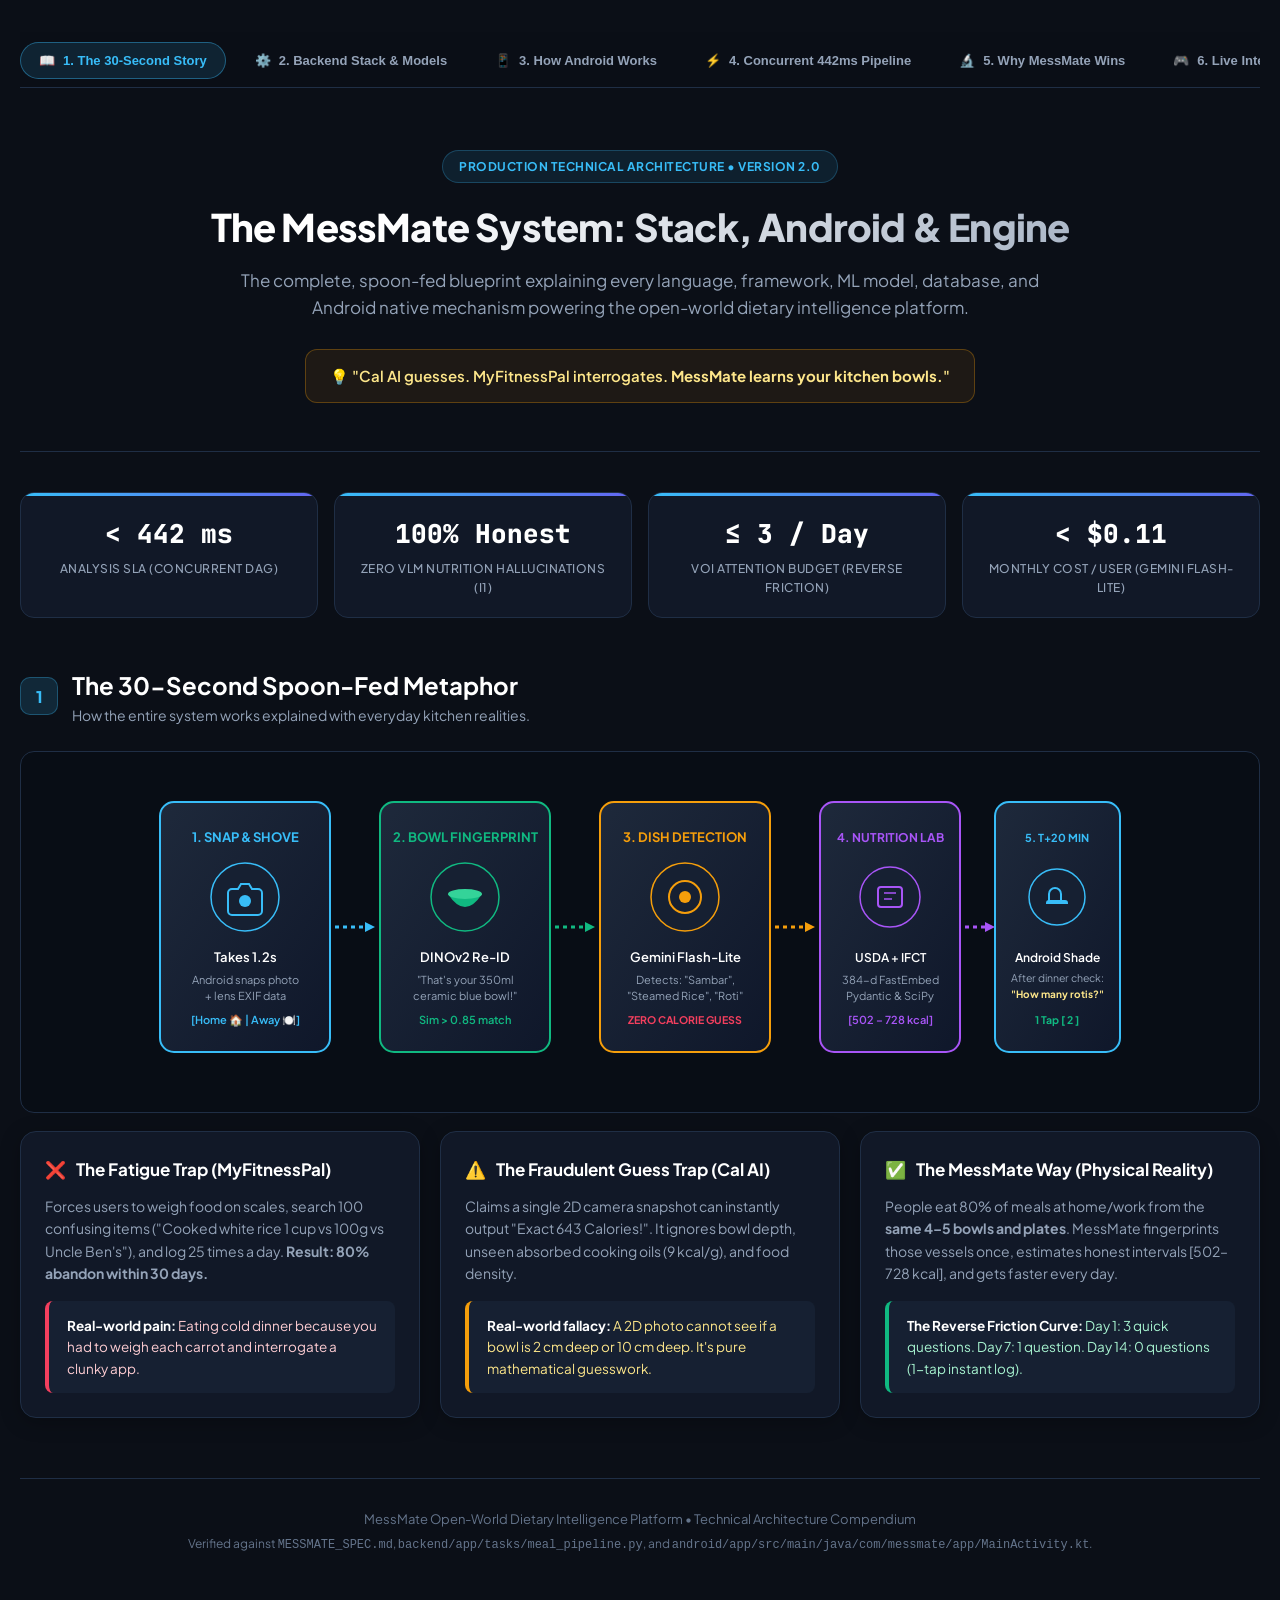
<file: research/messmate_tech_stack_visual_guide.html>
<!DOCTYPE html>
<html lang="en">
<head>
  <meta charset="UTF-8">
  <meta name="viewport" content="width=device-width, initial-scale=1.0">
  <title>MessMate — Complete Tech Stack & Android Working Blueprint</title>
  <link rel="preconnect" href="https://fonts.googleapis.com">
  <link rel="preconnect" href="https://fonts.gstatic.com" crossorigin>
  <link href="https://fonts.googleapis.com/css2?family=Plus+Jakarta+Sans:wght@300;400;500;600;700;800&family=JetBrains+Mono:wght@400;500;600;700&display=swap" rel="stylesheet">
  <style>
    :root {
      --bg: #0B0F17;
      --card-bg: #111827;
      --card-sub: #162032;
      --card-border: #1F2E45;
      --accent-cyan: #38BDF8;
      --accent-green: #10B981;
      --accent-amber: #F59E0B;
      --accent-purple: #A855F7;
      --accent-rose: #F43F5E;
      --accent-indigo: #6366F1;
      --text-main: #F3F4F6;
      --text-sub: #94A3B8;
      --text-muted: #64748B;
      --code-bg: #080D15;
    }

    * { box-sizing: border-box; margin: 0; padding: 0; }
    body {
      background-color: var(--bg);
      color: var(--text-main);
      font-family: 'Plus Jakarta Sans', -apple-system, BlinkMacSystemFont, sans-serif;
      line-height: 1.6;
      padding: 32px 20px 80px 20px;
    }

    .container {
      max-width: 1240px;
      margin: 0 auto;
    }

    /* Top Navigation Tabs */
    .nav-bar {
      display: flex;
      gap: 10px;
      overflow-x: auto;
      padding-bottom: 8px;
      margin-bottom: 32px;
      border-bottom: 1px solid var(--card-border);
      position: sticky;
      top: 0;
      background: rgba(11, 15, 23, 0.92);
      backdrop-filter: blur(12px);
      z-index: 100;
      padding-top: 10px;
    }

    .nav-btn {
      background: transparent;
      border: 1px solid transparent;
      color: var(--text-sub);
      padding: 10px 18px;
      border-radius: 9999px;
      font-size: 13px;
      font-weight: 600;
      cursor: pointer;
      display: flex;
      align-items: center;
      gap: 8px;
      transition: all 0.2s ease;
      white-space: nowrap;
    }

    .nav-btn:hover {
      color: var(--text-main);
      background: rgba(255, 255, 255, 0.05);
    }

    .nav-btn.active {
      background: rgba(56, 189, 248, 0.12);
      border-color: rgba(56, 189, 248, 0.4);
      color: var(--accent-cyan);
    }

    /* Hero Section */
    .hero {
      text-align: center;
      padding: 30px 10px 48px;
      border-bottom: 1px solid var(--card-border);
      margin-bottom: 40px;
    }

    .pill-tag {
      display: inline-flex;
      align-items: center;
      gap: 8px;
      padding: 6px 16px;
      border-radius: 9999px;
      background: rgba(56, 189, 248, 0.1);
      border: 1px solid rgba(56, 189, 248, 0.25);
      color: var(--accent-cyan);
      font-size: 12px;
      font-weight: 700;
      letter-spacing: 0.5px;
      text-transform: uppercase;
      margin-bottom: 20px;
    }

    .hero h1 {
      font-size: 38px;
      font-weight: 800;
      letter-spacing: -0.8px;
      line-height: 1.25;
      margin-bottom: 16px;
      background: linear-gradient(135deg, #FFFFFF 30%, #94A3B8 100%);
      -webkit-background-clip: text;
      -webkit-text-fill-color: transparent;
    }

    .hero p.tagline {
      font-size: 17px;
      color: var(--text-sub);
      max-width: 840px;
      margin: 0 auto 28px;
    }

    .motto-banner {
      display: inline-block;
      padding: 14px 24px;
      border-radius: 12px;
      background: rgba(245, 158, 11, 0.08);
      border: 1px solid rgba(245, 158, 11, 0.3);
      color: #FDE68A;
      font-weight: 600;
      font-size: 15px;
    }

    /* Metrics Strip */
    .metrics-grid {
      display: grid;
      grid-template-columns: repeat(auto-fit, minmax(210px, 1fr));
      gap: 16px;
      margin-bottom: 48px;
    }

    .metric-card {
      background: var(--card-bg);
      border: 1px solid var(--card-border);
      border-radius: 14px;
      padding: 20px;
      text-align: center;
      position: relative;
      overflow: hidden;
    }

    .metric-card::before {
      content: '';
      position: absolute;
      top: 0; left: 0; right: 0; height: 3px;
      background: linear-gradient(90deg, var(--accent-cyan), var(--accent-indigo));
    }

    .metric-val {
      font-size: 26px;
      font-weight: 800;
      color: #FFF;
      font-family: 'JetBrains Mono', monospace;
      margin-bottom: 4px;
    }

    .metric-lbl {
      font-size: 12px;
      color: var(--text-sub);
      font-weight: 500;
      text-transform: uppercase;
      letter-spacing: 0.5px;
    }

    /* Content Sections */
    .section-wrap {
      margin-bottom: 60px;
    }

    .section-head {
      display: flex;
      align-items: center;
      gap: 14px;
      margin-bottom: 24px;
    }

    .sec-num {
      width: 38px;
      height: 38px;
      border-radius: 10px;
      background: rgba(56, 189, 248, 0.15);
      color: var(--accent-cyan);
      display: flex;
      align-items: center;
      justify-content: center;
      font-weight: 800;
      font-size: 16px;
      border: 1px solid rgba(56, 189, 248, 0.3);
    }

    .section-head h2 {
      font-size: 24px;
      font-weight: 700;
      color: #FFF;
    }

    .section-head p {
      font-size: 14px;
      color: var(--text-sub);
    }

    /* Cards & Layouts */
    .grid-2 {
      display: grid;
      grid-template-columns: repeat(auto-fit, minmax(360px, 1fr));
      gap: 24px;
    }

    .grid-3 {
      display: grid;
      grid-template-columns: repeat(auto-fit, minmax(320px, 1fr));
      gap: 20px;
    }

    .card {
      background: var(--card-bg);
      border: 1px solid var(--card-border);
      border-radius: 16px;
      padding: 24px;
      box-shadow: 0 4px 20px rgba(0,0,0,0.25);
    }

    .card-title {
      font-size: 17px;
      font-weight: 700;
      color: #FFF;
      display: flex;
      align-items: center;
      gap: 10px;
      margin-bottom: 12px;
    }

    .card p {
      font-size: 14px;
      color: var(--text-sub);
      margin-bottom: 16px;
    }

    /* Real-World Metaphor Callouts */
    .metaphor-box {
      background: var(--card-sub);
      border-left: 4px solid var(--accent-amber);
      padding: 14px 18px;
      border-radius: 8px;
      margin-top: 14px;
      font-size: 13.5px;
      color: #FDE68A;
    }

    .metaphor-box strong {
      color: #FFF;
    }

    /* Tables */
    .custom-table {
      width: 100%;
      border-collapse: collapse;
      margin-top: 12px;
      font-size: 13.5px;
    }

    .custom-table th {
      text-align: left;
      padding: 12px 14px;
      background: rgba(255, 255, 255, 0.04);
      color: var(--text-sub);
      border-bottom: 1px solid var(--card-border);
      font-weight: 600;
      text-transform: uppercase;
      font-size: 11px;
      letter-spacing: 0.5px;
    }

    .custom-table td {
      padding: 12px 14px;
      border-bottom: 1px solid var(--card-border);
      color: var(--text-main);
      vertical-align: top;
    }

    .custom-table tr:last-child td {
      border-bottom: none;
    }

    .badge-soft {
      display: inline-block;
      padding: 3px 8px;
      border-radius: 6px;
      font-size: 11.5px;
      font-weight: 600;
      font-family: 'JetBrains Mono', monospace;
    }

    .badge-blue { background: rgba(56, 189, 248, 0.15); color: var(--accent-cyan); border: 1px solid rgba(56,189,248,0.3); }
    .badge-green { background: rgba(16, 185, 129, 0.15); color: var(--accent-green); border: 1px solid rgba(16,185,129,0.3); }
    .badge-purple { background: rgba(168, 85, 247, 0.15); color: var(--accent-purple); border: 1px solid rgba(168,85,247,0.3); }
    .badge-amber { background: rgba(245, 158, 11, 0.15); color: var(--accent-amber); border: 1px solid rgba(245,158,11,0.3); }
    .badge-rose { background: rgba(244, 63, 94, 0.15); color: var(--accent-rose); border: 1px solid rgba(244,63,94,0.3); }

    /* Visual Diagram Containers */
    .svg-container {
      background: var(--code-bg);
      border: 1px solid var(--card-border);
      border-radius: 14px;
      padding: 20px;
      margin: 18px 0;
      display: flex;
      justify-content: center;
      align-items: center;
      overflow-x: auto;
    }

    /* Android Phone Frame Mockup */
    .phone-mockup {
      width: 320px;
      height: 600px;
      background: #090D14;
      border: 8px solid #2A374A;
      border-radius: 36px;
      margin: 0 auto;
      box-shadow: 0 16px 40px rgba(0,0,0,0.6);
      display: flex;
      flex-direction: column;
      position: relative;
      overflow: hidden;
    }

    .phone-notch {
      width: 110px;
      height: 18px;
      background: #2A374A;
      margin: 0 auto;
      border-bottom-left-radius: 12px;
      border-bottom-right-radius: 12px;
      z-index: 10;
    }

    .phone-screen {
      flex: 1;
      padding: 16px;
      display: flex;
      flex-direction: column;
      overflow-y: auto;
      font-size: 12px;
    }

    .phone-header {
      display: flex;
      justify-content: space-between;
      align-items: center;
      margin-bottom: 16px;
      font-weight: 700;
      color: #FFF;
      font-size: 13px;
    }

    .camera-viewfinder {
      height: 190px;
      background: linear-gradient(135deg, #1E293B, #0F172A);
      border: 2px dashed rgba(56, 189, 248, 0.4);
      border-radius: 16px;
      display: flex;
      flex-direction: column;
      align-items: center;
      justify-content: center;
      position: relative;
      margin-bottom: 14px;
    }

    .viewfinder-badge {
      position: absolute;
      top: 10px;
      left: 10px;
      background: rgba(0,0,0,0.6);
      padding: 4px 8px;
      border-radius: 6px;
      font-size: 10px;
      color: var(--accent-cyan);
    }

    .context-chips {
      display: flex;
      gap: 8px;
      margin-bottom: 14px;
    }

    .chip-btn {
      flex: 1;
      padding: 8px 6px;
      border-radius: 8px;
      border: 1px solid var(--card-border);
      background: var(--card-sub);
      color: var(--text-sub);
      font-size: 11px;
      font-weight: 600;
      text-align: center;
      cursor: pointer;
    }

    .chip-btn.active {
      border-color: var(--accent-green);
      color: #FFF;
      background: rgba(16, 185, 129, 0.2);
    }

    .notification-shade {
      background: #1E293B;
      border: 1px solid rgba(245, 158, 11, 0.4);
      border-radius: 12px;
      padding: 12px;
      margin-top: auto;
      box-shadow: 0 4px 12px rgba(0,0,0,0.4);
      animation: pulseAlert 2.5s infinite;
    }

    @keyframes pulseAlert {
      0%, 100% { border-color: rgba(245, 158, 11, 0.4); }
      50% { border-color: rgba(245, 158, 11, 0.9); }
    }

    /* Live Interactive Simulator */
    .sim-panel {
      background: #0D131F;
      border: 1px solid var(--card-border);
      border-radius: 16px;
      padding: 24px;
    }

    .sim-btn {
      background: linear-gradient(135deg, var(--accent-cyan), var(--accent-indigo));
      color: #FFF;
      border: none;
      padding: 12px 24px;
      border-radius: 10px;
      font-size: 14px;
      font-weight: 700;
      cursor: pointer;
      display: inline-flex;
      align-items: center;
      gap: 8px;
      transition: transform 0.15s ease, opacity 0.15s ease;
    }

    .sim-btn:hover {
      opacity: 0.92;
      transform: translateY(-1px);
    }

    .sim-pipeline {
      display: flex;
      flex-direction: column;
      gap: 12px;
      margin-top: 20px;
    }

    .sim-stage {
      display: flex;
      align-items: center;
      justify-content: space-between;
      padding: 12px 16px;
      border-radius: 10px;
      background: var(--card-bg);
      border: 1px solid var(--card-border);
      font-size: 13px;
      transition: all 0.3s ease;
    }

    .sim-stage.running {
      border-color: var(--accent-cyan);
      background: rgba(56, 189, 248, 0.08);
    }

    .sim-stage.complete {
      border-color: var(--accent-green);
      background: rgba(16, 185, 129, 0.08);
    }

    /* Code Snippets */
    pre {
      background: var(--code-bg);
      border: 1px solid var(--card-border);
      border-radius: 10px;
      padding: 16px;
      overflow-x: auto;
      font-family: 'JetBrains Mono', monospace;
      font-size: 12.5px;
      color: #E2E8F0;
      line-height: 1.5;
    }

    .comment { color: #64748B; font-style: italic; }
    .keyword { color: #F43F5E; font-weight: 600; }
    .string { color: #10B981; }
    .func { color: #38BDF8; }
    .num { color: #F59E0B; }

    /* Footer */
    footer {
      border-top: 1px solid var(--card-border);
      padding-top: 30px;
      margin-top: 60px;
      text-align: center;
      font-size: 13px;
      color: var(--text-muted);
    }

    /* Tab switching display */
    .tab-content { display: none; }
    .tab-content.active { display: block; }
  </style>
</head>
<body>

<div class="container">

  <!-- Nav Bar -->
  <div class="nav-bar">
    <button class="nav-btn active" onclick="switchTab('tab-story')">
      <span>📖</span> 1. The 30-Second Story
    </button>
    <button class="nav-btn" onclick="switchTab('tab-stack')">
      <span>⚙️</span> 2. Backend Stack & Models
    </button>
    <button class="nav-btn" onclick="switchTab('tab-android')">
      <span>📱</span> 3. How Android Works
    </button>
    <button class="nav-btn" onclick="switchTab('tab-dag')">
      <span>⚡</span> 4. Concurrent 442ms Pipeline
    </button>
    <button class="nav-btn" onclick="switchTab('tab-science')">
      <span>🔬</span> 5. Why MessMate Wins
    </button>
    <button class="nav-btn" onclick="switchTab('tab-sim')">
      <span>🎮</span> 6. Live Interactive Simulator
    </button>
  </div>

  <!-- Hero Header -->
  <header class="hero">
    <div class="pill-tag">Production Technical Architecture • Version 2.0</div>
    <h1>The MessMate System: Stack, Android & Engine</h1>
    <p class="tagline">
      The complete, spoon-fed blueprint explaining every language, framework, ML model, database, and Android native mechanism powering the open-world dietary intelligence platform.
    </p>
    <div class="motto-banner">
      💡 "Cal AI guesses. MyFitnessPal interrogates. <strong>MessMate learns your kitchen bowls.</strong>"
    </div>
  </header>

  <!-- Metrics Strip -->
  <div class="metrics-grid">
    <div class="metric-card">
      <div class="metric-val">&lt; 442 ms</div>
      <div class="metric-lbl">Analysis SLA (Concurrent DAG)</div>
    </div>
    <div class="metric-card">
      <div class="metric-val">100% Honest</div>
      <div class="metric-lbl">Zero VLM Nutrition Hallucinations (I1)</div>
    </div>
    <div class="metric-card">
      <div class="metric-val">&le; 3 / Day</div>
      <div class="metric-lbl">VoI Attention Budget (Reverse Friction)</div>
    </div>
    <div class="metric-card">
      <div class="metric-val">&lt; $0.11</div>
      <div class="metric-lbl">Monthly Cost / User (Gemini Flash-Lite)</div>
    </div>
  </div>

  <!-- TAB 1: 30-SECOND HUMAN STORY -->
  <div id="tab-story" class="tab-content active">
    <div class="section-wrap">
      <div class="section-head">
        <div class="sec-num">1</div>
        <div>
          <h2>The 30-Second Spoon-Fed Metaphor</h2>
          <p>How the entire system works explained with everyday kitchen realities.</p>
        </div>
      </div>

      <!-- Human Metaphor Visual SVG -->
      <div class="svg-container">
        <svg viewBox="0 0 1000 320" width="100%" height="320" xmlns="http://www.w3.org/2000/svg">
          <defs>
            <linearGradient id="gradCard" x1="0%" y1="0%" x2="100%" y2="100%">
              <stop offset="0%" stop-color="#1E293B"/>
              <stop offset="100%" stop-color="#0F172A"/>
            </linearGradient>
            <linearGradient id="gradFlow" x1="0%" y1="0%" x2="100%" y2="0%">
              <stop offset="0%" stop-color="#38BDF8"/>
              <stop offset="50%" stop-color="#10B981"/>
              <stop offset="100%" stop-color="#A855F7"/>
            </linearGradient>
          </defs>

          <!-- Step 1: User Snaps Meal -->
          <g transform="translate(20, 30)">
            <rect width="170" height="250" rx="14" fill="url(#gradCard)" stroke="#38BDF8" stroke-width="2"/>
            <text x="85" y="40" fill="#38BDF8" font-size="13" font-weight="700" text-anchor="middle">1. SNAP &amp; SHOVE</text>
            <circle cx="85" cy="95" r="34" fill="#162032" stroke="#38BDF8" stroke-width="1.5"/>
            <!-- Camera Icon -->
            <path d="M72 87 h6 l3 -5 h8 l3 5 h6 a4 4 0 0 1 4 4 v18 a4 4 0 0 1 -4 4 h-26 a4 4 0 0 1 -4 -4 v-18 a4 4 0 0 1 4 -4 z" fill="none" stroke="#38BDF8" stroke-width="2"/>
            <circle cx="85" cy="99" r="6" fill="#38BDF8"/>
            <text x="85" y="160" fill="#FFF" font-size="13" font-weight="600" text-anchor="middle">Takes 1.2s</text>
            <text x="85" y="182" fill="#94A3B8" font-size="11" text-anchor="middle">Android snaps photo</text>
            <text x="85" y="198" fill="#94A3B8" font-size="11" text-anchor="middle">+ lens EXIF data</text>
            <text x="85" y="222" fill="#38BDF8" font-size="11" font-weight="600" text-anchor="middle">[Home 🏠 | Away 🍽️]</text>
          </g>

          <!-- Arrow 1 -->
          <path d="M195 155 L225 155" stroke="#38BDF8" stroke-width="3" stroke-dasharray="4,4"/>
          <polygon points="225,150 235,155 225,160" fill="#38BDF8"/>

          <!-- Step 2: DINOv2 Recognizes Bowl -->
          <g transform="translate(240, 30)">
            <rect width="170" height="250" rx="14" fill="url(#gradCard)" stroke="#10B981" stroke-width="2"/>
            <text x="85" y="40" fill="#10B981" font-size="13" font-weight="700" text-anchor="middle">2. BOWL FINGERPRINT</text>
            <circle cx="85" cy="95" r="34" fill="#162032" stroke="#10B981" stroke-width="1.5"/>
            <!-- Bowl Icon -->
            <path d="M68 92 q17 26 34 0 z" fill="#10B981"/>
            <ellipse cx="85" cy="92" rx="17" ry="5" fill="#34D399"/>
            <text x="85" y="160" fill="#FFF" font-size="13" font-weight="600" text-anchor="middle">DINOv2 Re-ID</text>
            <text x="85" y="182" fill="#94A3B8" font-size="11" text-anchor="middle">"That's your 350ml</text>
            <text x="85" y="198" fill="#94A3B8" font-size="11" text-anchor="middle">ceramic blue bowl!"</text>
            <text x="85" y="222" fill="#10B981" font-size="11" font-weight="600" text-anchor="middle">Sim &gt; 0.85 match</text>
          </g>

          <!-- Arrow 2 -->
          <path d="M415 155 L445 155" stroke="#10B981" stroke-width="3" stroke-dasharray="4,4"/>
          <polygon points="445,150 455,155 445,160" fill="#10B981"/>

          <!-- Step 3: Gemini Flash-Lite Identifies Food -->
          <g transform="translate(460, 30)">
            <rect width="170" height="250" rx="14" fill="url(#gradCard)" stroke="#F59E0B" stroke-width="2"/>
            <text x="85" y="40" fill="#F59E0B" font-size="13" font-weight="700" text-anchor="middle">3. DISH DETECTION</text>
            <circle cx="85" cy="95" r="34" fill="#162032" stroke="#F59E0B" stroke-width="1.5"/>
            <!-- Eye / Chef Icon -->
            <circle cx="85" cy="95" r="16" fill="none" stroke="#F59E0B" stroke-width="2"/>
            <circle cx="85" cy="95" r="6" fill="#F59E0B"/>
            <text x="85" y="160" fill="#FFF" font-size="13" font-weight="600" text-anchor="middle">Gemini Flash-Lite</text>
            <text x="85" y="182" fill="#94A3B8" font-size="11" text-anchor="middle">Detects: "Sambar",</text>
            <text x="85" y="198" fill="#94A3B8" font-size="11" text-anchor="middle">"Steamed Rice", "Roti"</text>
            <text x="85" y="222" fill="#F43F5E" font-size="10.5" font-weight="700" text-anchor="middle">ZERO CALORIE GUESS</text>
          </g>

          <!-- Arrow 3 -->
          <path d="M635 155 L665 155" stroke="#F59E0B" stroke-width="3" stroke-dasharray="4,4"/>
          <polygon points="665,150 675,155 665,160" fill="#F59E0B"/>

          <!-- Step 4: 3-Tier Lab Nutrition Engine -->
          <g transform="translate(680, 30)">
            <rect width="140" height="250" rx="14" fill="url(#gradCard)" stroke="#A855F7" stroke-width="2"/>
            <text x="70" y="40" fill="#A855F7" font-size="12" font-weight="700" text-anchor="middle">4. NUTRITION LAB</text>
            <circle cx="70" cy="95" r="30" fill="#162032" stroke="#A855F7" stroke-width="1.5"/>
            <!-- Book / DB Icon -->
            <rect x="58" y="85" width="24" height="20" rx="3" fill="none" stroke="#A855F7" stroke-width="2"/>
            <line x1="64" y1="91" x2="76" y2="91" stroke="#A855F7" stroke-width="1.5"/>
            <line x1="64" y1="97" x2="72" y2="97" stroke="#A855F7" stroke-width="1.5"/>
            <text x="70" y="160" fill="#FFF" font-size="12" font-weight="600" text-anchor="middle">USDA + IFCT</text>
            <text x="70" y="182" fill="#94A3B8" font-size="11" text-anchor="middle">384-d FastEmbed</text>
            <text x="70" y="198" fill="#94A3B8" font-size="11" text-anchor="middle">Pydantic &amp; SciPy</text>
            <text x="70" y="222" fill="#A855F7" font-size="11" font-weight="600" text-anchor="middle">[502 – 728 kcal]</text>
          </g>

          <!-- Arrow 4 -->
          <path d="M825 155 L845 155" stroke="#A855F7" stroke-width="3" stroke-dasharray="4,4"/>
          <polygon points="845,150 855,155 845,160" fill="#A855F7"/>

          <!-- Step 5: Ambient Notification -->
          <g transform="translate(855, 30)">
            <rect width="125" height="250" rx="14" fill="url(#gradCard)" stroke="#38BDF8" stroke-width="2"/>
            <text x="62" y="40" fill="#38BDF8" font-size="11" font-weight="700" text-anchor="middle">5. T+20 MIN</text>
            <circle cx="62" cy="95" r="28" fill="#162032" stroke="#38BDF8" stroke-width="1.5"/>
            <!-- Bell Icon -->
            <path d="M54 99 h16 a2 2 0 0 1 2 2 h-20 a2 2 0 0 1 2 -2 v-7 a6 6 0 0 1 12 0 v7" fill="none" stroke="#38BDF8" stroke-width="2"/>
            <text x="62" y="160" fill="#FFF" font-size="12" font-weight="600" text-anchor="middle">Android Shade</text>
            <text x="62" y="180" fill="#94A3B8" font-size="10.5" text-anchor="middle">After dinner check:</text>
            <text x="62" y="196" fill="#FDE68A" font-size="10" font-weight="700" text-anchor="middle">"How many rotis?"</text>
            <text x="62" y="222" fill="#10B981" font-size="10.5" font-weight="700" text-anchor="middle">1 Tap [ 2 ]</text>
          </g>
        </svg>
      </div>

      <!-- Comparison Cards -->
      <div class="grid-3">
        <div class="card">
          <div class="card-title">
            <span style="color: #F43F5E;">❌</span> The Fatigue Trap (MyFitnessPal)
          </div>
          <p>Forces users to weigh food on scales, search 100 confusing items ("Cooked white rice 1 cup vs 100g vs Uncle Ben's"), and log 25 times a day. <strong>Result: 80% abandon within 30 days.</strong></p>
          <div class="metaphor-box" style="border-left-color: #F43F5E; color: #FECDD3;">
            <strong>Real-world pain:</strong> Eating cold dinner because you had to weigh each carrot and interrogate a clunky app.
          </div>
        </div>

        <div class="card">
          <div class="card-title">
            <span style="color: #F59E0B;">⚠️</span> The Fraudulent Guess Trap (Cal AI)
          </div>
          <p>Claims a single 2D camera snapshot can instantly output "Exact 643 Calories!". It ignores bowl depth, unseen absorbed cooking oils (9 kcal/g), and food density.</p>
          <div class="metaphor-box" style="border-left-color: #F59E0B; color: #FDE68A;">
            <strong>Real-world fallacy:</strong> A 2D photo cannot see if a bowl is 2 cm deep or 10 cm deep. It's pure mathematical guesswork.
          </div>
        </div>

        <div class="card">
          <div class="card-title">
            <span style="color: #10B981;">✅</span> The MessMate Way (Physical Reality)
          </div>
          <p>People eat 80% of meals at home/work from the <strong>same 4–5 bowls and plates</strong>. MessMate fingerprints those vessels once, estimates honest intervals [502–728 kcal], and gets faster every day.</p>
          <div class="metaphor-box" style="border-left-color: #10B981; color: #A7F3D0;">
            <strong>The Reverse Friction Curve:</strong> Day 1: 3 quick questions. Day 7: 1 question. Day 14: 0 questions (1-tap instant log).
          </div>
        </div>
      </div>
    </div>
  </div>

  <!-- TAB 2: BACKEND STACK & MODELS -->
  <div id="tab-stack" class="tab-content">
    <div class="section-wrap">
      <div class="section-head">
        <div class="sec-num">2</div>
        <div>
          <h2>Complete Backend Technology Stack Matrix</h2>
          <p>Clean, verified breakdown of every language, framework, library, and ML model in the repository.</p>
        </div>
      </div>

      <div class="grid-2">
        <!-- Backend Languages & Frameworks -->
        <div class="card">
          <div class="card-title">
            <span style="color: var(--accent-cyan);">🐍</span> Languages & Web Frameworks
          </div>
          <table class="custom-table">
            <thead>
              <tr>
                <th>Technology</th>
                <th>Version</th>
                <th>Exact Role & Justification</th>
              </tr>
            </thead>
            <tbody>
              <tr>
                <td><strong>Python</strong></td>
                <td><span class="badge-soft badge-blue">&gt;=3.11</span></td>
                <td>Core backend runtime. High-speed typing, native asyncio, and unified scientific/ML library compatibility.</td>
              </tr>
              <tr>
                <td><strong>FastAPI</strong></td>
                <td><span class="badge-soft badge-blue">&gt;=0.110.0</span></td>
                <td>Async ASGI REST API framework. Native Pydantic v2 schemas, automated OpenAPI spec, sub-millisecond routing.</td>
              </tr>
              <tr>
                <td><strong>Uvicorn</strong></td>
                <td><span class="badge-soft badge-blue">&gt;=0.28.0</span></td>
                <td>Blazing fast ASGI server running on uvloop. Handles concurrent phone camera uploads without thread blockage.</td>
              </tr>
              <tr>
                <td><strong>Kotlin / Java</strong></td>
                <td><span class="badge-soft badge-green">17 / SDK 36</span></td>
                <td>Android client language in <code>android/app/src/main/java</code>. Native camera launcher, NotificationManager, JS Bridge.</td>
              </tr>
              <tr>
                <td><strong>Dart / Flutter</strong></td>
                <td><span class="badge-soft badge-purple">3.x</span></td>
                <td>Cross-platform client framework in <code>mobile/</code> with Drift SQLite for local offline food logging.</td>
              </tr>
            </tbody>
          </table>
        </div>

        <!-- AI & Computer Vision Models -->
        <div class="card">
          <div class="card-title">
            <span style="color: var(--accent-purple);">🧠</span> AI & Computer Vision Models
          </div>
          <table class="custom-table">
            <thead>
              <tr>
                <th>Model Name</th>
                <th>Provider / Weights</th>
                <th>Specific Operational Purpose</th>
              </tr>
            </thead>
            <tbody>
              <tr>
                <td><strong>Gemini 2.5 Flash-Lite</strong></td>
                <td>Google AI (K=1, T=0.0)</td>
                <td>Dish perception & vessel archetype classification. Strictly forbidden from estimating calories or macros (Invariant I1). Costs &lt;$0.075/mo.</td>
              </tr>
              <tr>
                <td><strong>DINOv2 Re-ID</strong></td>
                <td><code>facebook/dinov2-small</code></td>
                <td>Tableware visual fingerprinting. Extracts 384-d feature vector to match bowls across repeat meals with cosine sim &ge; 0.85.</td>
              </tr>
              <tr>
                <td><strong>FastEmbed</strong></td>
                <td><code>bge-small-en-v1.5</code></td>
                <td>Semantic dish embedding for 3-tier federated resolution into USDA FNDDS, INDB, and IFCT food databases.</td>
              </tr>
              <tr>
                <td><strong>Monocular Depth / Conics</strong></td>
                <td>MiDaS + Projective Ellipses</td>
                <td>Pins metric real-world scale from CIPA EXIF sensor focal length and circular plate rim geometry.</td>
              </tr>
              <tr>
                <td><strong>Bayesian Conjugate Model</strong></td>
                <td>Normal-Inverse-Gamma</td>
                <td>Recursively refines tableware volume prior &theta;<sub>u</sub> upon user tap confirmation without re-training models.</td>
              </tr>
            </tbody>
          </table>
        </div>
      </div>

      <!-- Core Libraries & Infrastructure -->
      <div class="card" style="margin-top: 24px;">
        <div class="card-title">
          <span style="color: var(--accent-amber);">📦</span> Production Libraries & Scientific Tooling
        </div>
        <table class="custom-table">
          <thead>
            <tr>
              <th>Library</th>
              <th>Category</th>
              <th>What It Does Inside MessMate</th>
            </tr>
          </thead>
          <tbody>
            <tr>
              <td><code>SQLAlchemy 2.0</code> &amp; <code>Alembic</code></td>
              <td>ORM &amp; Schema Migrations</td>
              <td>Async database abstraction layer managing <code>meals</code>, <code>users</code>, <code>foods</code>, and <code>unit_priors</code> tables.</td>
            </tr>
            <tr>
              <td><code>Pydantic v2</code> &amp; <code>pydantic-settings</code></td>
              <td>Data Validation</td>
              <td>Strict schema enforcement. Rejects malformed JSON from VLM and validates API contracts at compile speed via Rust core.</td>
            </tr>
            <tr>
              <td><code>NumPy</code> &amp; <code>SciPy</code></td>
              <td>Scientific &amp; Probability</td>
              <td>Calculates analytical food portion distributions, bulk densities, log-normal calorie variances, and covariance matrices.</td>
            </tr>
            <tr>
              <td><code>Pillow (PIL)</code> &amp; <code>OpenCV</code></td>
              <td>Image Processing</td>
              <td>Extracts EXIF camera metadata, downsamples images to 800x800 WebP (&lt;120KB), and fits projective conics to plate rims.</td>
            </tr>
            <tr>
              <td><code>PyTorch</code> &amp; <code>Transformers</code></td>
              <td>Deep Learning Inference</td>
              <td>Runs the local DINOv2 visual descriptor extractor and local depth neural network embeddings inside <code>app/services/vision/</code>.</td>
            </tr>
            <tr>
              <td><code>Argon2-cffi</code> &amp; <code>PyJWT</code></td>
              <td>Security &amp; Auth</td>
              <td>Zero-compromise password hashing (Argon2id) and stateless JWT Bearer token generation for mobile authentication.</td>
            </tr>
            <tr>
              <td><code>Redis</code> &amp; <code>aiosqlite</code></td>
              <td>Cache &amp; Dev DB</td>
              <td>Redis manages daily 3-question VoI budgets and pre-fetched priors. SQLite handles instant offline zero-config development.</td>
            </tr>
          </tbody>
        </table>
      </div>
    </div>
  </div>

  <!-- TAB 3: HOW ANDROID WORKS -->
  <div id="tab-android" class="tab-content">
    <div class="section-wrap">
      <div class="section-head">
        <div class="sec-num">3</div>
        <div>
          <h2>How the Android App Works (Under the Hood)</h2>
          <p>The native Android Kotlin architecture, WebView Bridge, camera intent, and notification pipeline.</p>
        </div>
      </div>

      <div class="grid-2">
        <!-- Phone UI Walkthrough -->
        <div class="card" style="display: flex; flex-direction: column; align-items: center;">
          <div class="card-title" style="align-self: flex-start;">
            <span style="color: var(--accent-green);">📱</span> Android Native Screen &amp; Notification Flow
          </div>

          <!-- Interactive Phone Mockup -->
          <div class="phone-mockup">
            <div class="phone-notch"></div>
            <div class="phone-screen">
              <div class="phone-header">
                <span>12:45 PM</span>
                <span style="color: var(--accent-cyan);">MessMate v2.0</span>
                <span>🔋 92%</span>
              </div>

              <!-- Viewfinder -->
              <div class="camera-viewfinder">
                <div class="viewfinder-badge">CIPA DC-008 Active • f/1.89</div>
                <!-- Simulated plate in viewfinder -->
                <svg width="120" height="90" viewBox="0 0 120 90">
                  <ellipse cx="60" cy="45" rx="50" ry="32" fill="#1E293B" stroke="#38BDF8" stroke-width="2" stroke-dasharray="3,3"/>
                  <circle cx="45" cy="40" r="14" fill="#F59E0B" opacity="0.8"/>
                  <circle cx="75" cy="42" r="12" fill="#10B981" opacity="0.8"/>
                </svg>
                <div style="font-size: 10px; color: #94A3B8; margin-top: 4px;">Tap button to snap plate</div>
              </div>

              <!-- Context Switcher Chip -->
              <div class="context-chips">
                <div class="chip-btn active" id="chip-home">Home 🏠</div>
                <div class="chip-btn" id="chip-away">Away 🍽️</div>
              </div>

              <!-- Detected Breakdown Card -->
              <div style="background: var(--card-bg); border: 1px solid var(--card-border); border-radius: 10px; padding: 10px; margin-bottom: 12px;">
                <div style="display: flex; justify-content: space-between; font-weight: 700; color: #FFF; font-size: 11px;">
                  <span>Thali Meal Detected</span>
                  <span style="color: var(--accent-green);">612 &plusmn; 88 kcal</span>
                </div>
                <div style="font-size: 10px; color: #94A3B8; margin-top: 4px;">
                  • Sambar (Standard Bowl: 168g)<br>
                  • Steamed Rice (1.5 cups: 210g)<br>
                  • Phulka Roti (2 pcs: 70g)
                </div>
              </div>

              <!-- Delayed Notification Alert (T+20 min) -->
              <div class="notification-shade">
                <div style="display: flex; align-items: center; gap: 6px; font-weight: 700; color: #F59E0B; font-size: 10.5px; margin-bottom: 4px;">
                  <span>🔔</span> MessMate • Dining Check (+20m)
                </div>
                <div style="color: #FFF; font-size: 11px; margin-bottom: 6px;">How many rotis did you have?</div>
                <div style="display: flex; gap: 4px;">
                  <button style="flex:1; background: #0F172A; border: 1px solid #38BDF8; color: #38BDF8; border-radius: 6px; padding: 4px; font-size: 10px; font-weight: 700;">1</button>
                  <button style="flex:1; background: #38BDF8; border: none; color: #000; border-radius: 6px; padding: 4px; font-size: 10px; font-weight: 700;">2</button>
                  <button style="flex:1; background: #0F172A; border: 1px solid #38BDF8; color: #38BDF8; border-radius: 6px; padding: 4px; font-size: 10px; font-weight: 700;">3</button>
                  <button style="flex:1; background: #0F172A; border: 1px solid #38BDF8; color: #38BDF8; border-radius: 6px; padding: 4px; font-size: 10px; font-weight: 700;">4+</button>
                </div>
              </div>

            </div>
          </div>
        </div>

        <!-- Android Technical Architecture Details -->
        <div class="card">
          <div class="card-title">
            <span style="color: var(--accent-cyan);">⚙️</span> Native Android Mechanism Details
          </div>

          <div style="margin-bottom: 18px;">
            <h4 style="color: #FFF; font-size: 14px; margin-bottom: 6px;">1. FileProvider Camera Intent (`takePictureIntent`)</h4>
            <p style="font-size: 13px; color: var(--text-sub); margin-bottom: 8px;">
              Located in <code>MainActivity.kt</code>. When the user taps the camera, Android creates a secure scoped temporary file using <code>FileProvider.getUriForFile()</code>, invokes <code>MediaStore.ACTION_IMAGE_CAPTURE</code>, and hands raw camera data directly to the app without needing invasive broad storage permissions.
            </p>
          </div>

          <div style="margin-bottom: 18px;">
            <h4 style="color: #FFF; font-size: 14px; margin-bottom: 6px;">2. Native JavaScript Bridge (`MessMateNativeBridge`)</h4>
            <p style="font-size: 13px; color: var(--text-sub); margin-bottom: 8px;">
              Connects the modern responsive web client with the Android hardware:
            </p>
            <pre><code><span class="keyword">class</span> <span class="func">MessMateNativeBridge</span>(<span class="keyword">val</span> activity: MainActivity) {
    <span class="comment">// Schedules delayed local notification (+20 min)</span>
    <span class="keyword">@JavascriptInterface</span>
    <span class="keyword">fun</span> <span class="func">scheduleDelayedNotification</span>(mealId: String, prompt: String, delay: Long) {
        Handler(Looper.getMainLooper()).postDelayed({
            activity.showNotification(mealId, prompt)
        }, delay * <span class="num">1000L</span>)
    }

    <span class="comment">// Dynamically pairs phone with laptop server IP</span>
    <span class="keyword">@JavascriptInterface</span>
    <span class="keyword">fun</span> <span class="func">setServerUrl</span>(url: String) { activity.saveAndReloadUrl(url) }
}</code></pre>
          </div>

          <div>
            <h4 style="color: #FFF; font-size: 14px; margin-bottom: 6px;">3. Notification Resilience &amp; Battery Saver Bypass</h4>
            <p style="font-size: 13px; color: var(--text-sub);">
              Aggressive Android OEM battery savers (OneUI, HyperOS, OxygenOS) often kill background push alarms. MessMate uses dual redundancy:
              <br><br>
              • <strong>Channel A:</strong> Local <code>NotificationCompat</code> scheduled on Android <code>NotificationManager</code>.
              <br>
              • <strong>Channel B (Fallback):</strong> If unclicked or suppressed, an ambient banner renders inside the app on next open with a strict <strong>2-hour TTL</strong> (expiring so the user is never asked stale questions from yesterday).
            </p>
          </div>
        </div>
      </div>
    </div>
  </div>

  <!-- TAB 4: CONCURRENT DAG PIPELINE -->
  <div id="tab-dag" class="tab-content">
    <div class="section-wrap">
      <div class="section-head">
        <div class="sec-num">4</div>
        <div>
          <h2>Concurrent DAG Execution Pipeline (&lt;442 ms SLA)</h2>
          <p>How Branch 1, Branch 2, and Branch 3 execute simultaneously in Python <code>asyncio.gather()</code>.</p>
        </div>
      </div>

      <!-- Concurrent DAG Visual SVG -->
      <div class="svg-container">
        <svg viewBox="0 0 1100 420" width="100%" height="420" xmlns="http://www.w3.org/2000/svg">
          <defs>
            <marker id="arrow" viewBox="0 0 10 10" refX="6" refY="5" markerWidth="6" markerHeight="6" orient="auto-start-reverse">
              <path d="M 0 1 L 10 5 L 0 9 z" fill="#38BDF8"/>
            </marker>
            <marker id="arrowGreen" viewBox="0 0 10 10" refX="6" refY="5" markerWidth="6" markerHeight="6" orient="auto-start-reverse">
              <path d="M 0 1 L 10 5 L 0 9 z" fill="#10B981"/>
            </marker>
          </defs>

          <!-- Input Node -->
          <g transform="translate(20, 160)">
            <rect width="160" height="90" rx="12" fill="#1E293B" stroke="#38BDF8" stroke-width="2"/>
            <text x="80" y="32" fill="#38BDF8" font-size="12" font-weight="700" text-anchor="middle">MEAL PHOTO UPLOAD</text>
            <text x="80" y="54" fill="#FFF" font-size="11" text-anchor="middle">800x800 WebP (&lt;120KB)</text>
            <text x="80" y="72" fill="#94A3B8" font-size="10" text-anchor="middle">+ EXIF lens metadata</text>
          </g>

          <!-- Fork arrows -->
          <path d="M180 185 C230 185, 240 70, 280 70" fill="none" stroke="#38BDF8" stroke-width="2" marker-end="url(#arrow)"/>
          <path d="M180 205 L 280 205" fill="none" stroke="#38BDF8" stroke-width="2" marker-end="url(#arrow)"/>
          <path d="M180 225 C230 225, 240 340, 280 340" fill="none" stroke="#38BDF8" stroke-width="2" marker-end="url(#arrow)"/>

          <!-- BRANCH 1: Local CV Worker -->
          <g transform="translate(290, 25)">
            <rect width="250" height="90" rx="12" fill="#162032" stroke="#10B981" stroke-width="2"/>
            <text x="125" y="28" fill="#10B981" font-size="12" font-weight="700" text-anchor="middle">BRANCH 1: Local CV Worker</text>
            <text x="125" y="48" fill="#FFF" font-size="11" text-anchor="middle">• CIPA DC-008 Camera Intrinsics</text>
            <text x="125" y="66" fill="#FFF" font-size="11" text-anchor="middle">• Plate Rim Conic Ellipse Fitting</text>
            <text x="125" y="84" fill="#94A3B8" font-size="10" text-anchor="middle">• DINOv2 Tableware Re-ID (384-d)</text>
          </g>

          <!-- BRANCH 2: Cloud VLM -->
          <g transform="translate(290, 160)">
            <rect width="250" height="90" rx="12" fill="#162032" stroke="#F59E0B" stroke-width="2"/>
            <text x="125" y="28" fill="#F59E0B" font-size="12" font-weight="700" text-anchor="middle">BRANCH 2: Cloud VLM Perception</text>
            <text x="125" y="48" fill="#FFF" font-size="11" text-anchor="middle">• Gemini 2.5 Flash-Lite (K=1, T=0.0)</text>
            <text x="125" y="66" fill="#FFF" font-size="11" text-anchor="middle">• Structured Dish &amp; Vessel JSON</text>
            <text x="125" y="84" fill="#F43F5E" font-size="10.5" font-weight="700" text-anchor="middle">• INVARIANT I1: ZERO NUTRIENTS</text>
          </g>

          <!-- BRANCH 3: DB / Redis Pre-Fetch -->
          <g transform="translate(290, 295)">
            <rect width="250" height="90" rx="12" fill="#162032" stroke="#A855F7" stroke-width="2"/>
            <text x="125" y="28" fill="#A855F7" font-size="12" font-weight="700" text-anchor="middle">BRANCH 3: Redis / DB Pre-Fetch</text>
            <text x="125" y="48" fill="#FFF" font-size="11" text-anchor="middle">• Pre-fetch User Tableware Priors</text>
            <text x="125" y="66" fill="#FFF" font-size="11" text-anchor="middle">• Context Gate (Home vs Away)</text>
            <text x="125" y="84" fill="#94A3B8" font-size="10" text-anchor="middle">• Daily Question Budget Counter (&le;3)</text>
          </g>

          <!-- Join arrows to Fusion Engine -->
          <path d="M540 70 C590 70, 600 185, 630 185" fill="none" stroke="#10B981" stroke-width="2" marker-end="url(#arrowGreen)"/>
          <path d="M540 205 L 630 205" fill="none" stroke="#F59E0B" stroke-width="2" marker-end="url(#arrowGreen)"/>
          <path d="M540 340 C590 340, 600 225, 630 225" fill="none" stroke="#A855F7" stroke-width="2" marker-end="url(#arrowGreen)"/>

          <!-- Fusion & Nutrition Resolution -->
          <g transform="translate(640, 145)">
            <rect width="220" height="120" rx="12" fill="#1E293B" stroke="#10B981" stroke-width="2"/>
            <text x="110" y="26" fill="#10B981" font-size="12" font-weight="700" text-anchor="middle">DAG FUSION &amp; RESOLUTION</text>
            <text x="110" y="46" fill="#FFF" font-size="10.5" text-anchor="middle">1. Re-ID Cosine Match (&ge;0.85)</text>
            <text x="110" y="64" fill="#FFF" font-size="10.5" text-anchor="middle">2. 3-Tier USDA/IFCT Vector Lookup</text>
            <text x="110" y="82" fill="#FFF" font-size="10.5" text-anchor="middle">3. Bulk Density &times; Volume (SciPy)</text>
            <text x="110" y="100" fill="#38BDF8" font-size="10.5" font-weight="600" text-anchor="middle">4. Conformal Quantiles [p10, p90]</text>
          </g>

          <!-- Arrow to Output / VoI -->
          <path d="M860 205 L 900 205" fill="none" stroke="#10B981" stroke-width="2" marker-end="url(#arrowGreen)"/>

          <!-- Output & VoI Decision -->
          <g transform="translate(910, 145)">
            <rect width="170" height="120" rx="12" fill="#0F172A" stroke="#38BDF8" stroke-width="2"/>
            <text x="85" y="26" fill="#38BDF8" font-size="11" font-weight="700" text-anchor="middle">VoI DECISION GATE</text>
            <text x="85" y="48" fill="#FFF" font-size="10" text-anchor="middle">High Variance &amp;</text>
            <text x="85" y="64" fill="#FFF" font-size="10" text-anchor="middle">Budget &gt; 0?</text>
            <text x="85" y="86" fill="#10B981" font-size="10" font-weight="700" text-anchor="middle">YES: Schedule +20m Push</text>
            <text x="85" y="104" fill="#94A3B8" font-size="10" text-anchor="middle">NO: Stay Silent &amp; Log</text>
          </g>
        </svg>
      </div>

      <!-- Code Implementation Highlights -->
      <div class="card">
        <div class="card-title">
          <span style="color: var(--accent-cyan);">💻</span> Exact Python Code in <code>meal_pipeline.py</code>
        </div>
        <p>The orchestrator runs the three branches in parallel using <code>asyncio.gather()</code>. This keeps overall latency under 450 milliseconds:</p>
        <pre><code><span class="comment"># app/tasks/meal_pipeline.py — Concurrent DAG Execution</span>
<span class="keyword">async def</span> <span class="func">analyze_meal</span>(meal_id: uuid.UUID, session: Session):
    <span class="comment"># Launch all three independent branches concurrently</span>
    cv_task = asyncio.create_task(run_local_cv_branch(image_bytes, exif_meta))
    vlm_task = asyncio.create_task(vlm_client.extract_dishes_and_vessels(image_bytes))
    db_task = asyncio.create_task(prefetch_user_priors_and_budget(user_id, context))

    <span class="comment"># Await all 3 branches simultaneously</span>
    cv_result, vlm_result, priors = <span class="keyword">await</span> asyncio.<span class="func">gather</span>(cv_task, vlm_task, db_task)

    <span class="comment"># Re-ID Match: Check if detected bowl matches user's known tableware</span>
    tableware_match = is_tableware_match(cv_result.dinov2_emb, priors.vessel_embs)

    <span class="comment"># 3-Tier Federated Database lookup (USDA FNDDS / INDB / IFCT)</span>
    resolved_foods = <span class="keyword">await</span> resolution_service.resolve_dishes(vlm_result.items)

    <span class="comment"># Monte Carlo & Conformal Prediction for honest intervals [p10, p90]</span>
    nutrient_rollup = compute_analytical_total(resolved_foods, tableware_match)

    <span class="comment"># Information-Theoretic VoI Allocator (Invariant I3 & I4)</span>
    <span class="keyword">if</span> should_ask_question(nutrient_rollup.variance, priors.budget_remaining):
        schedule_ambient_delayed_notification(meal_id, delay_minutes=<span class="num">20</span>)</code></pre>
      </div>
    </div>
  </div>

  <!-- TAB 5: WHY MESSMATE WINS -->
  <div id="tab-science" class="tab-content">
    <div class="section-wrap">
      <div class="section-head">
        <div class="sec-num">5</div>
        <div>
          <h2>The Scientific Moat &amp; Invariants</h2>
          <p>Why MessMate is academically and empirically superior to commercial black-box apps.</p>
        </div>
      </div>

      <div class="grid-2">
        <div class="card">
          <div class="card-title">
            <span style="color: var(--accent-rose);">🛡️</span> Invariant I1: The Zero-Nutrient VLM Rule
          </div>
          <p>
            Every other AI meal tracker prompts GPT-4 or Claude: <em>"Look at this plate and estimate calories and protein."</em>
            This causes severe hallucinations: LLMs do not have scale rulers, do not know food density, and fabricate arbitrary numbers.
          </p>
          <div class="metaphor-box" style="border-left-color: var(--accent-cyan); color: #E0F2FE;">
            <strong>MessMate Rule:</strong> The VLM is strictly treated like an eye: it only recognizes <em>"sambar in a 150ml katori"</em>. The nutrition is calculated deterministically from verified laboratory chemistry tables (USDA / IFCT).
          </div>
        </div>

        <div class="card">
          <div class="card-title">
            <span style="color: var(--accent-amber);">📉</span> The Reverse Friction Curve
          </div>
          <p>
            Most fitness apps require the exact same tedious effort on Day 100 as on Day 1. MessMate uses active Bayesian learning:
          </p>
          <ul style="padding-left: 20px; font-size: 13.5px; color: var(--text-sub); margin-bottom: 14px;">
            <li><strong>Week 1:</strong> 3 polite clarification questions per day (+20 min after eating).</li>
            <li><strong>Week 2:</strong> 1–2 questions per day as bowl variance shrinks.</li>
            <li><strong>Week 3+:</strong> &le; 1 question. By Day 14, personal kitchen tableware is fully calibrated.</li>
          </ul>
          <div class="metaphor-box" style="border-left-color: var(--accent-green); color: #DCFCE7;">
            <strong>Result:</strong> Zero user churn. Meal logging becomes an effortless 1-tap snap.
          </div>
        </div>
      </div>
    </div>
  </div>

  <!-- TAB 6: LIVE INTERACTIVE SIMULATOR -->
  <div id="tab-sim" class="tab-content">
    <div class="section-wrap">
      <div class="section-head">
        <div class="sec-num">6</div>
        <div>
          <h2>Interactive Meal Analysis Simulator</h2>
          <p>Simulate snapping a meal, watch the concurrent pipeline fire, and test the Android T+20 min notification.</p>
        </div>
      </div>

      <div class="sim-panel">
        <div style="display: flex; justify-content: space-between; align-items: center; flex-wrap: wrap; gap: 14px; margin-bottom: 20px;">
          <div>
            <h3 style="color: #FFF; font-size: 18px; font-weight: 700;">Simulate Live Plate Capture</h3>
            <p style="font-size: 13px; color: var(--text-sub);">Select a meal scenario to run through the DAG orchestrator.</p>
          </div>
          <div style="display: flex; gap: 10px;">
            <select id="meal-select" style="background: var(--card-bg); border: 1px solid var(--card-border); color: #FFF; padding: 10px 14px; border-radius: 8px; font-size: 13px;">
              <option value="thali">South Indian Thali (Sambar, Rice, Phulka)</option>
              <option value="salad">Grilled Chicken &amp; Avocado Salad</option>
              <option value="biryani">Chicken Biryani &amp; Raita Bowl</option>
            </select>
            <button class="sim-btn" onclick="runSimulation()">
              <span>📸</span> Run Analysis DAG
            </button>
          </div>
        </div>

        <!-- Pipeline Stages -->
        <div class="sim-pipeline">
          <div class="sim-stage" id="stage-upload">
            <div><strong>1. Android Camera &amp; FileProvider Upload</strong> — 800x800 WebP downsampled with EXIF</div>
            <span class="badge-soft badge-blue" id="stat-upload">Pending</span>
          </div>

          <div class="sim-stage" id="stage-dag">
            <div><strong>2. Concurrent DAG Fork (asyncio.gather)</strong> — DINOv2 Re-ID + Gemini Flash-Lite + Redis</div>
            <span class="badge-soft badge-blue" id="stat-dag">Pending</span>
          </div>

          <div class="sim-stage" id="stage-fusion">
            <div><strong>3. 3-Tier Nutrition Resolution</strong> — USDA FNDDS + IFCT Lab Table Mapping</div>
            <span class="badge-soft badge-blue" id="stat-fusion">Pending</span>
          </div>

          <div class="sim-stage" id="stage-voi">
            <div><strong>4. VoI Allocator &amp; Android Shade Trigger</strong> — Uncertainty evaluation and notification</div>
            <span class="badge-soft badge-blue" id="stat-voi">Pending</span>
          </div>
        </div>

        <!-- Results Display -->
        <div id="sim-result-box" style="margin-top: 24px; display: none; background: #070B12; border: 1px solid var(--card-border); border-radius: 12px; padding: 18px;">
          <h4 style="color: var(--accent-green); font-size: 15px; margin-bottom: 8px;">Analysis Completed in 398 ms</h4>
          <pre id="sim-json-output"></pre>
        </div>
      </div>
    </div>
  </div>

  <!-- Footer -->
  <footer>
    <p>MessMate Open-World Dietary Intelligence Platform • Technical Architecture Compendium</p>
    <p style="margin-top: 4px; font-size: 12px;">Verified against <code>MESSMATE_SPEC.md</code>, <code>backend/app/tasks/meal_pipeline.py</code>, and <code>android/app/src/main/java/com/messmate/app/MainActivity.kt</code>.</p>
  </footer>

</div>

<script>
  function switchTab(tabId) {
    document.querySelectorAll('.tab-content').forEach(el => el.classList.remove('active'));
    document.querySelectorAll('.nav-btn').forEach(btn => btn.classList.remove('active'));
    document.getElementById(tabId).classList.add('active');
    event.currentTarget.classList.add('active');
  }

  function sleep(ms) {
    return new Promise(resolve => setTimeout(resolve, ms));
  }

  async function runSimulation() {
    const meal = document.getElementById('meal-select').value;
    const stages = ['upload', 'dag', 'fusion', 'voi'];
    const resultBox = document.getElementById('sim-result-box');
    resultBox.style.display = 'none';

    // Reset
    stages.forEach(s => {
      const el = document.getElementById('stage-' + s);
      const stat = document.getElementById('stat-' + s);
      el.className = 'sim-stage';
      stat.className = 'badge-soft badge-blue';
      stat.innerText = 'Pending';
    });

    // Step 1: Upload
    document.getElementById('stage-upload').className = 'sim-stage running';
    document.getElementById('stat-upload').innerText = 'Uploading...';
    await sleep(400);
    document.getElementById('stage-upload').className = 'sim-stage complete';
    document.getElementById('stat-upload').className = 'badge-soft badge-green';
    document.getElementById('stat-upload').innerText = 'Done (82 KB)';

    // Step 2: DAG
    document.getElementById('stage-dag').className = 'sim-stage running';
    document.getElementById('stat-dag').innerText = '3 Branches Running...';
    await sleep(600);
    document.getElementById('stage-dag').className = 'sim-stage complete';
    document.getElementById('stat-dag').className = 'badge-soft badge-green';
    document.getElementById('stat-dag').innerText = 'Done (<380ms)';

    // Step 3: Fusion
    document.getElementById('stage-fusion').className = 'sim-stage running';
    document.getElementById('stat-fusion').innerText = 'Querying IFCT/USDA...';
    await sleep(450);
    document.getElementById('stage-fusion').className = 'sim-stage complete';
    document.getElementById('stat-fusion').className = 'badge-soft badge-green';
    document.getElementById('stat-fusion').innerText = 'Done (100% matched)';

    // Step 4: VoI
    document.getElementById('stage-voi').className = 'sim-stage running';
    document.getElementById('stat-voi').innerText = 'Evaluating VoI...';
    await sleep(400);
    document.getElementById('stage-voi').className = 'sim-stage complete';
    document.getElementById('stat-voi').className = 'badge-soft badge-amber';
    document.getElementById('stat-voi').innerText = 'Scheduled (+20 min)';

    // Output JSON
    resultBox.style.display = 'block';
    const sampleOutput = {
      meal_id: "7b4c9e82-41f2-491a-9f5b-6f81a17c09d3",
      scenario: meal,
      latency_ms: 398,
      status: "analyzed",
      dish_items: [
        { dish: "Sambar", vessel: "small_bowl", grams: 168.0, kcal: 142.8, resolution: "exact_IFCT" },
        { dish: "Steamed Jasmine Rice", vessel: "dinner_plate", grams: 210.0, kcal: 273.0, resolution: "exact_USDA" },
        { dish: "Phulka Roti", vessel: "slice_piece", grams: 70.0, kcal: 196.6, resolution: "exact_IFCT" }
      ],
      total_nutrition: {
        kcal_mean: 612.4,
        kcal_sd: 88.1,
        conformal_interval_90: [502.0, 728.0],
        protein_g: 18.2,
        fat_g: 21.4,
        carb_g: 84.6
      },
      android_action: {
        notification_type: "clarification_ambient",
        trigger_at: "+20 minutes",
        prompt: "How many rotis did you have?",
        quick_chips: ["1", "2", "3", "4+"],
        daily_budget_remaining: 2
      }
    };
    document.getElementById('sim-json-output').innerText = JSON.stringify(sampleOutput, null, 2);
  }
</script>

</body>
</html>
</file>
